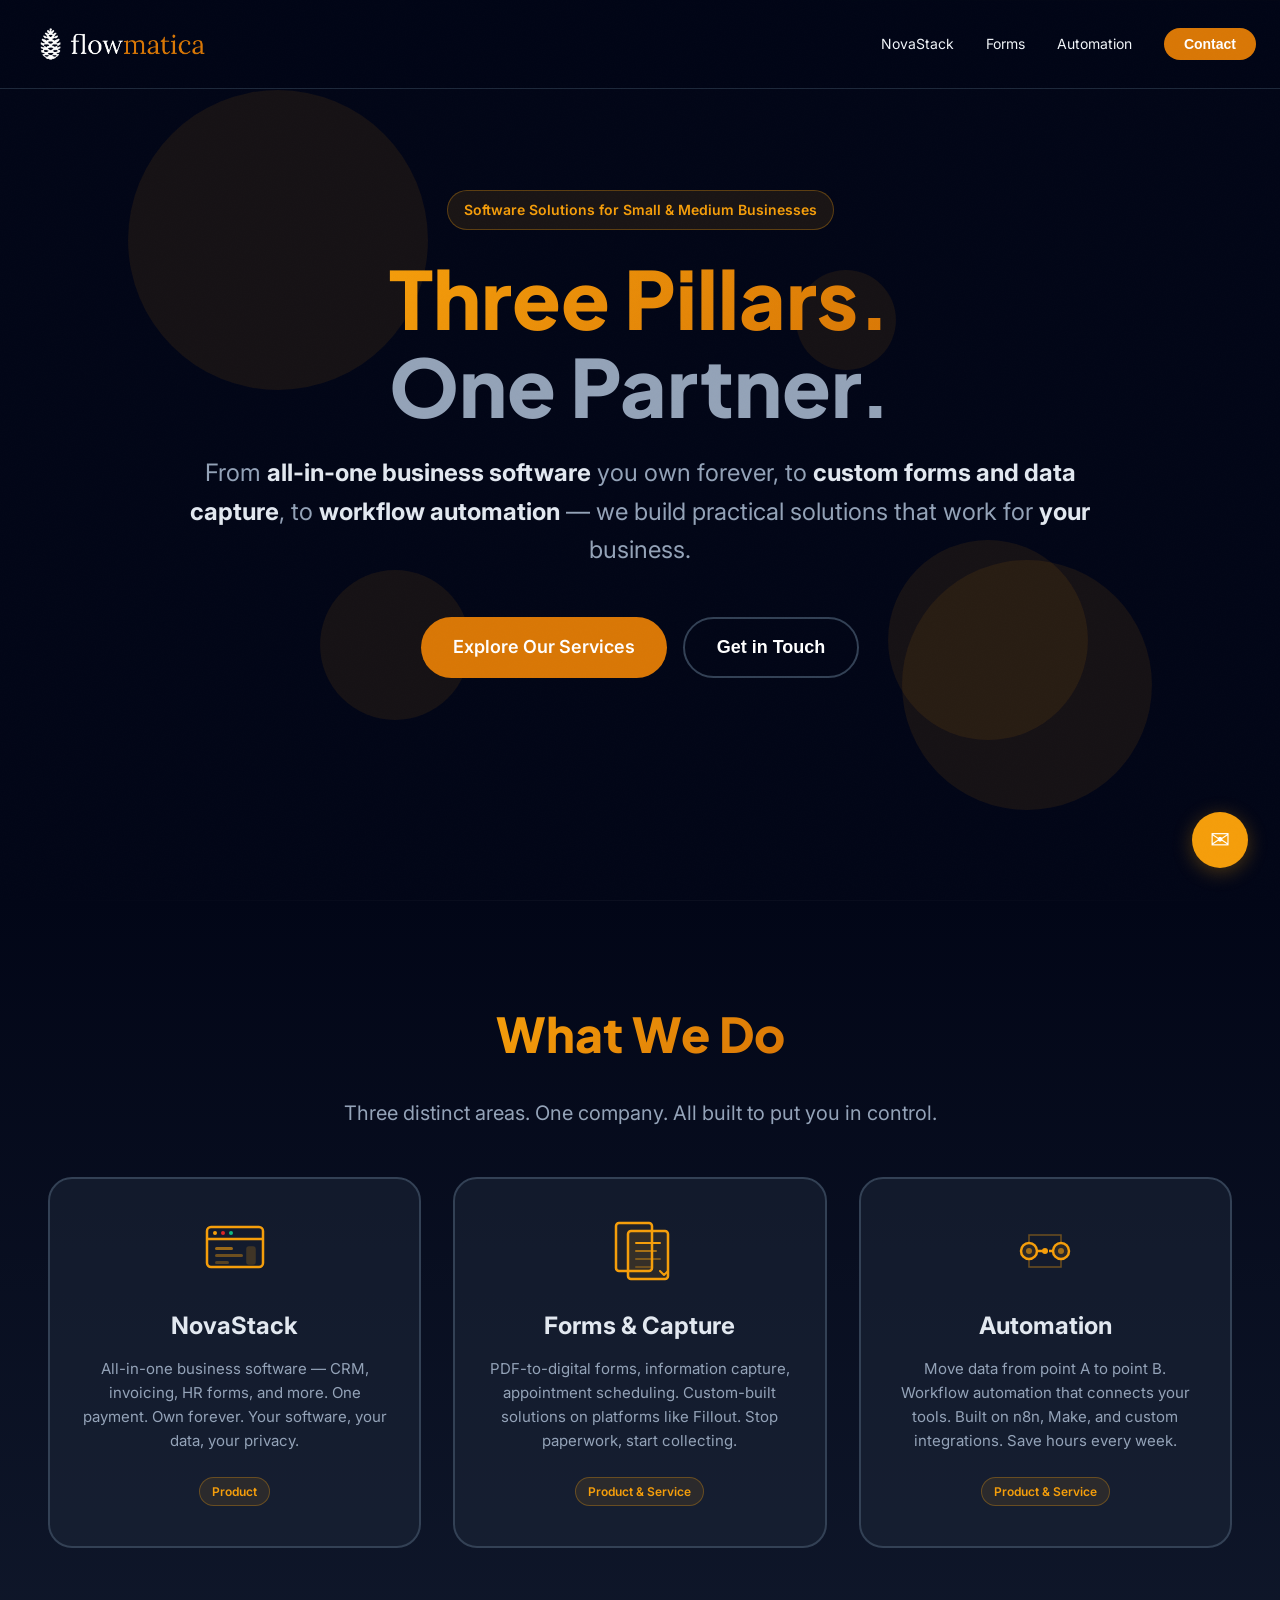
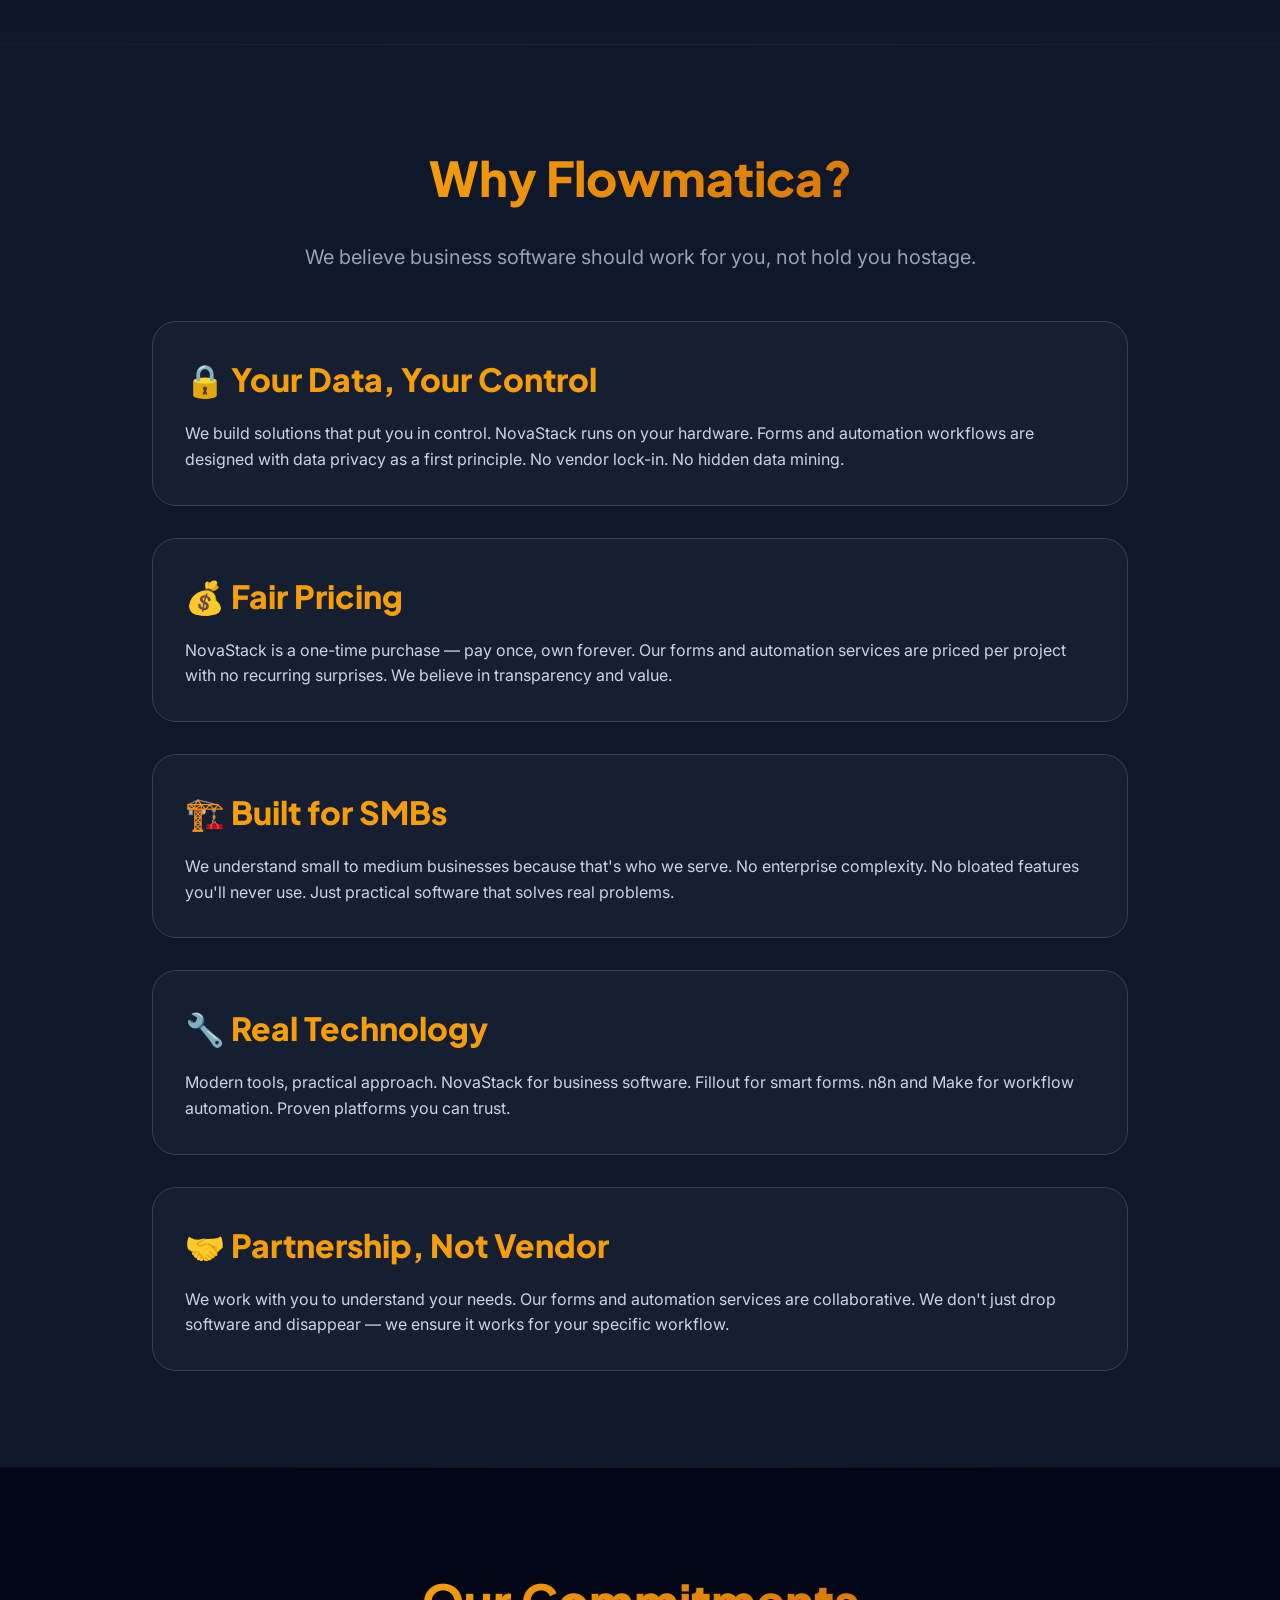
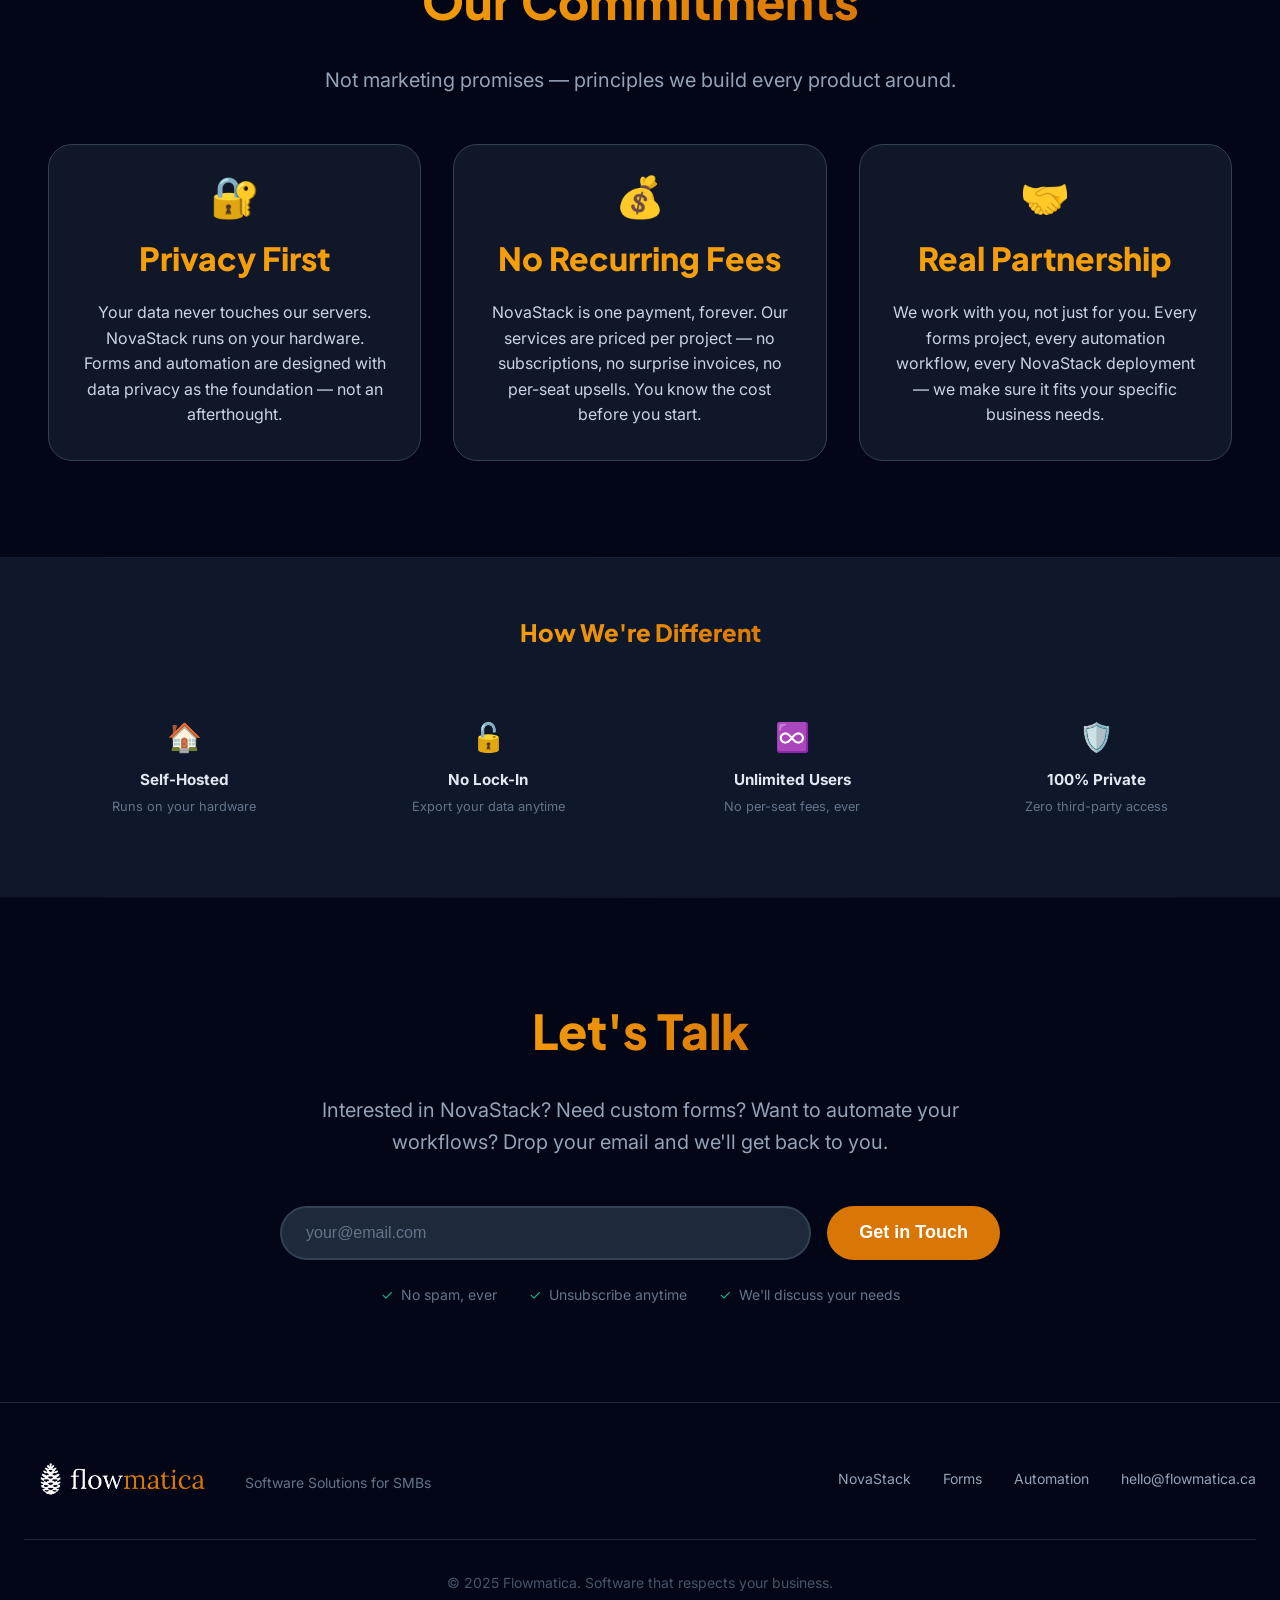
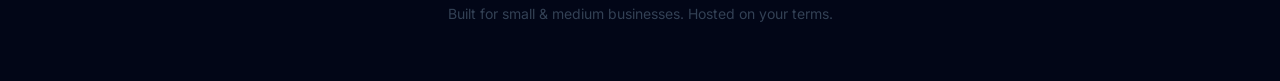
<file: index.html>
<!DOCTYPE html>
<html lang="en">
<head>
  <meta charset="UTF-8">
  <title>Flowmatica — Software Solutions for Small &amp; Medium Businesses</title>
  <meta name="viewport" content="width=device-width, initial-scale=1">
  <meta name="description" content="Flowmatica provides software solutions for small to medium businesses: all-in-one business suite, forms & data capture, and workflow automation.">
  <meta property="og:title" content="Flowmatica — Software Solutions for SMBs">
  <meta property="og:description" content="NovaStack, Forms & Data Capture, and Workflow Automation. Practical software that puts you in control.">
  <meta property="og:type" content="website">
  <meta property="og:url" content="https://flowmatica.ca">
  <meta name="twitter:card" content="summary_large_image">
  <link rel="icon" href="data:image/svg+xml,<svg xmlns='http://www.w3.org/2000/svg' viewBox='0 0 100 100'><rect width='100' height='100' rx='20' fill='%23020617'/><text x='50' y='72' font-size='60' font-weight='900' text-anchor='middle' fill='%23f59e0b'>F</text></svg>">
  <link href="https://fonts.googleapis.com/css2?family=Inter:wght@400;600;700;900&family=Plus+Jakarta+Sans:wght@700;800;900&display=swap" rel="stylesheet">
  <link rel="stylesheet" href="css/styles.css">
</head>
<body>
  <!-- Navigation -->
  <nav id="nav">
    <div class="nav-content">
      <a href="/" class="logo">
        <img src="flowmatica-DARK-transparent.png" alt="Flowmatica">
      </a>
      <div class="nav-links">
        <a href="/novastack/">NovaStack</a>
        <a href="/forms/">Forms</a>
        <a href="/automation/">Automation</a>
        <button class="btn btn-primary btn-shimmer" onclick="scrollToSignup()">Contact</button>
      </div>
      <button class="mobile-toggle" onclick="toggleMobile()">&#9776;</button>
    </div>
    <div class="mobile-menu" id="mobile-menu">
      <a href="/novastack/" onclick="toggleMobile()">NovaStack</a>
      <a href="/forms/" onclick="toggleMobile()">Forms</a>
      <a href="/automation/" onclick="toggleMobile()">Automation</a>
      <button class="btn btn-primary btn-shimmer" style="width: 100%; margin-top: 1rem;" onclick="scrollToSignup(); toggleMobile();">Contact</button>
    </div>
  </nav>

  <!-- Hero -->
  <section class="hero">
    <div class="floating-shapes parallax-shapes">
      <div class="shape shape-1"></div>
      <div class="shape shape-2"></div>
      <div class="shape shape-3"></div>
      <div class="shape shape-4"></div>
      <div class="shape shape-5"></div>
    </div>
    <div class="hero-content">
      <div class="badge reveal">Software Solutions for Small &amp; Medium Businesses</div>
      <h1 class="reveal reveal-delay-1">
        <span class="gradient-text">Three Pillars.</span><br>
        <span style="color: #94a3b8;">One Partner.</span>
      </h1>
      <p class="hero-subtitle reveal reveal-delay-2">
        From <strong>all-in-one business software</strong> you own forever, to <strong>custom forms and data capture</strong>,
        to <strong>workflow automation</strong> — we build practical solutions that work for <strong>your</strong> business.
      </p>
      <div class="hero-cta reveal reveal-delay-3">
        <a href="#pillars" class="btn btn-primary btn-large btn-shimmer">Explore Our Services</a>
        <button class="btn btn-outline btn-large" onclick="scrollToSignup()">Get in Touch</button>
      </div>
    </div>
  </section>

  <!-- Three Pillars -->
  <section id="pillars" class="bg-gradient-1">
    <div class="container">
      <h2><span class="gradient-text reveal">What We Do</span></h2>
      <p class="section-subtitle reveal reveal-delay-1">Three distinct areas. One company. All built to put you in control.</p>

      <div class="card-grid-3">
        <a href="/novastack/" class="pillar-card reveal reveal-delay-1">
          <div class="pillar-icon">
            <svg viewBox="0 0 64 64" fill="none" xmlns="http://www.w3.org/2000/svg">
              <rect x="4" y="8" width="56" height="40" rx="4" stroke="var(--pillar, #f59e0b)" stroke-width="2.5"/>
              <line x1="4" y1="20" x2="60" y2="20" stroke="var(--pillar, #f59e0b)" stroke-width="2.5"/>
              <circle cx="12" cy="14" r="2" fill="#f59e0b"/>
              <circle cx="20" cy="14" r="2" fill="#dc2626"/>
              <circle cx="28" cy="14" r="2" fill="#10b981"/>
              <rect x="12" y="28" width="18" height="3" rx="1.5" fill="var(--pillar, #f59e0b)" opacity="0.6"/>
              <rect x="12" y="35" width="28" height="3" rx="1.5" fill="var(--pillar, #f59e0b)" opacity="0.4"/>
              <rect x="12" y="42" width="14" height="3" rx="1.5" fill="var(--pillar, #f59e0b)" opacity="0.3"/>
              <rect x="44" y="28" width="8" height="17" rx="2" fill="var(--pillar, #f59e0b)" opacity="0.2" stroke="var(--pillar, #f59e0b)" stroke-width="1.5"/>
            </svg>
          </div>
          <div class="pillar-title">NovaStack</div>
          <div class="pillar-desc">All-in-one business software — CRM, invoicing, HR forms, and more. One payment. Own forever. Your software, your data, your privacy.</div>
          <span class="pillar-tag">Product</span>
        </a>

        <a href="/forms/" class="pillar-card reveal reveal-delay-2">
          <div class="pillar-icon">
            <svg viewBox="0 0 64 64" fill="none" xmlns="http://www.w3.org/2000/svg">
              <rect x="8" y="4" width="36" height="48" rx="3" stroke="var(--pillar, #f59e0b)" stroke-width="2.5" fill="rgba(245,158,11,0.05)"/>
              <rect x="20" y="12" width="40" height="48" rx="3" stroke="var(--pillar, #f59e0b)" stroke-width="2.5" fill="var(--pillar-bg, rgba(245,158,11,0.1))"/>
              <line x1="28" y1="24" x2="52" y2="24" stroke="var(--pillar, #f59e0b)" stroke-width="2" stroke-linecap="round"/>
              <line x1="28" y1="32" x2="48" y2="32" stroke="var(--pillar, #f59e0b)" stroke-width="2" stroke-linecap="round" opacity="0.6"/>
              <line x1="28" y1="40" x2="52" y2="40" stroke="var(--pillar, #f59e0b)" stroke-width="2" stroke-linecap="round" opacity="0.4"/>
              <line x1="28" y1="48" x2="44" y2="48" stroke="var(--pillar, #f59e0b)" stroke-width="2" stroke-linecap="round" opacity="0.3"/>
              <path d="M52 52 L56 56 L60 52" stroke="var(--pillar, #f59e0b)" stroke-width="2" stroke-linecap="round" stroke-linejoin="round"/>
            </svg>
          </div>
          <div class="pillar-title">Forms &amp; Capture</div>
          <div class="pillar-desc">PDF-to-digital forms, information capture, appointment scheduling. Custom-built solutions on platforms like Fillout. Stop paperwork, start collecting.</div>
          <span class="pillar-tag">Product &amp; Service</span>
        </a>

        <a href="/automation/" class="pillar-card reveal reveal-delay-3">
          <div class="pillar-icon">
            <svg viewBox="0 0 64 64" fill="none" xmlns="http://www.w3.org/2000/svg">
              <circle cx="16" cy="32" r="8" stroke="var(--pillar, #f59e0b)" stroke-width="2.5" fill="var(--pillar-bg, rgba(245,158,11,0.1))"/>
              <circle cx="48" cy="32" r="8" stroke="var(--pillar, #f59e0b)" stroke-width="2.5" fill="var(--pillar-bg, rgba(245,158,11,0.1))"/>
              <path d="M24 32 L40 32" stroke="var(--pillar, #f59e0b)" stroke-width="2.5" stroke-dasharray="4 2" class="flow-line"/>
              <circle cx="32" cy="32" r="3" fill="var(--pillar, #f59e0b)" class="flow-dot"/>
              <path d="M16 24 L16 16 L48 16 L48 24" stroke="var(--pillar, #f59e0b)" stroke-width="1.5" stroke-linecap="round" opacity="0.4"/>
              <path d="M16 40 L16 48 L48 48 L48 40" stroke="var(--pillar, #f59e0b)" stroke-width="1.5" stroke-linecap="round" opacity="0.4"/>
              <circle cx="16" cy="32" r="3" fill="var(--pillar, #f59e0b)" opacity="0.6"/>
              <circle cx="48" cy="32" r="3" fill="var(--pillar, #f59e0b)" opacity="0.6"/>
            </svg>
          </div>
          <div class="pillar-title">Automation</div>
          <div class="pillar-desc">Move data from point A to point B. Workflow automation that connects your tools. Built on n8n, Make, and custom integrations. Save hours every week.</div>
          <span class="pillar-tag">Product &amp; Service</span>
        </a>
      </div>
    </div>
  </section>

  <!-- Why Flowmatica -->
  <section id="why" class="bg-dark">
    <div class="container-md">
      <h2><span class="gradient-text reveal">Why Flowmatica?</span></h2>
      <p class="section-subtitle reveal reveal-delay-1">We believe business software should work for you, not hold you hostage.</p>

      <div style="display: grid; gap: 2rem;">
        <div class="card card-glow reveal reveal-delay-1">
          <h3 style="color: var(--pillar, #fbbf24);">&#x1f512; Your Data, Your Control</h3>
          <p style="color: #cbd5e1;">We build solutions that put you in control. NovaStack runs on your hardware. Forms and automation workflows are designed with data privacy as a first principle. No vendor lock-in. No hidden data mining.</p>
        </div>
        <div class="card card-glow reveal reveal-delay-2">
          <h3 style="color: var(--pillar, #fbbf24);">&#x1f4b0; Fair Pricing</h3>
          <p style="color: #cbd5e1;">NovaStack is a one-time purchase — pay once, own forever. Our forms and automation services are priced per project with no recurring surprises. We believe in transparency and value.</p>
        </div>
        <div class="card card-glow reveal reveal-delay-3">
          <h3 style="color: var(--pillar, #fbbf24);">&#x1f3d7;&#xfe0f; Built for SMBs</h3>
          <p style="color: #cbd5e1;">We understand small to medium businesses because that's who we serve. No enterprise complexity. No bloated features you'll never use. Just practical software that solves real problems.</p>
        </div>
        <div class="card card-glow reveal reveal-delay-4">
          <h3 style="color: var(--pillar, #fbbf24);">&#x1f527; Real Technology</h3>
          <p style="color: #cbd5e1;">Modern tools, practical approach. NovaStack for business software. Fillout for smart forms. n8n and Make for workflow automation. Proven platforms you can trust.</p>
        </div>
        <div class="card card-glow reveal reveal-delay-5">
          <h3 style="color: var(--pillar, #fbbf24);">&#x1f91d; Partnership, Not Vendor</h3>
          <p style="color: #cbd5e1;">We work with you to understand your needs. Our forms and automation services are collaborative. We don't just drop software and disappear — we ensure it works for your specific workflow.</p>
        </div>
      </div>
    </div>
  </section>

  <!-- Our Commitments -->
  <section class="bg-darker">
    <div class="container">
      <h2><span class="gradient-text reveal">Our Commitments</span></h2>
      <p class="section-subtitle reveal reveal-delay-1">Not marketing promises — principles we build every product around.</p>

      <div class="card-grid-3">
        <div class="card card-glow reveal reveal-delay-1" style="text-align: center;">
          <div style="font-size: 2.5rem; margin-bottom: 1rem; line-height: 1;">🔐</div>
          <h3 style="color: var(--pillar, #fbbf24);">Privacy First</h3>
          <p style="color: #cbd5e1;">Your data never touches our servers. NovaStack runs on your hardware. Forms and automation are designed with data privacy as the foundation — not an afterthought.</p>
        </div>
        <div class="card card-glow reveal reveal-delay-2" style="text-align: center;">
          <div style="font-size: 2.5rem; margin-bottom: 1rem; line-height: 1;">💰</div>
          <h3 style="color: var(--pillar, #fbbf24);">No Recurring Fees</h3>
          <p style="color: #cbd5e1;">NovaStack is one payment, forever. Our services are priced per project — no subscriptions, no surprise invoices, no per-seat upsells. You know the cost before you start.</p>
        </div>
        <div class="card card-glow reveal reveal-delay-3" style="text-align: center;">
          <div style="font-size: 2.5rem; margin-bottom: 1rem; line-height: 1;">🤝</div>
          <h3 style="color: var(--pillar, #fbbf24);">Real Partnership</h3>
          <p style="color: #cbd5e1;">We work with you, not just for you. Every forms project, every automation workflow, every NovaStack deployment — we make sure it fits your specific business needs.</p>
        </div>
      </div>
    </div>
  </section>

  <!-- How We're Different -->
  <section class="bg-dark" style="padding: 3.5rem 1.5rem;">
    <div class="container">
      <h2 style="font-size: 1.5rem; margin-bottom: 2.5rem;"><span class="gradient-text reveal">How We're Different</span></h2>
      <div class="trust-grid reveal reveal-delay-1">
        <div class="trust-item">
          <div style="font-size: 1.75rem; margin-bottom: 0.5rem;">🏠</div>
          <div class="trust-label" style="font-size: 0.95rem; font-weight: 700; color: #e2e8f0;">Self-Hosted</div>
          <div style="color: #64748b; font-size: 0.8rem; margin-top: 0.25rem;">Runs on your hardware</div>
        </div>
        <div class="trust-item">
          <div style="font-size: 1.75rem; margin-bottom: 0.5rem;">🔓</div>
          <div class="trust-label" style="font-size: 0.95rem; font-weight: 700; color: #e2e8f0;">No Lock-In</div>
          <div style="color: #64748b; font-size: 0.8rem; margin-top: 0.25rem;">Export your data anytime</div>
        </div>
        <div class="trust-item">
          <div style="font-size: 1.75rem; margin-bottom: 0.5rem;">♾️</div>
          <div class="trust-label" style="font-size: 0.95rem; font-weight: 700; color: #e2e8f0;">Unlimited Users</div>
          <div style="color: #64748b; font-size: 0.8rem; margin-top: 0.25rem;">No per-seat fees, ever</div>
        </div>
        <div class="trust-item">
          <div style="font-size: 1.75rem; margin-bottom: 0.5rem;">🛡️</div>
          <div class="trust-label" style="font-size: 0.95rem; font-weight: 700; color: #e2e8f0;">100% Private</div>
          <div style="color: #64748b; font-size: 0.8rem; margin-top: 0.25rem;">Zero third-party access</div>
        </div>
      </div>
    </div>
  </section>

  <!-- Floating CTA -->
  <a href="mailto:hello@flowmatica.ca" class="floating-cta" aria-label="Email us">&#9993;</a>

  <!-- Email Signup -->
  <section id="signup" class="bg-darker">
    <div class="container-sm">
      <h2><span class="gradient-text reveal">Let's Talk</span></h2>
      <p class="section-subtitle reveal reveal-delay-1">Interested in NovaStack? Need custom forms? Want to automate your workflows? Drop your email and we'll get back to you.</p>

      <form class="signup-form reveal reveal-delay-2" onsubmit="handleSignup(event)">
        <input type="email" class="email-input" placeholder="your@email.com" required>
        <button type="submit" class="btn btn-primary btn-large btn-shimmer">Get in Touch</button>
      </form>

      <div class="signup-benefits reveal reveal-delay-3">
        <div class="benefit-item"><span style="color: #10b981;">&#x2713;</span> No spam, ever</div>
        <div class="benefit-item"><span style="color: #10b981;">&#x2713;</span> Unsubscribe anytime</div>
        <div class="benefit-item"><span style="color: #10b981;">&#x2713;</span> We'll discuss your needs</div>
      </div>

      <div class="success-message" id="success-message">
        <p style="color: #10b981; font-weight: 700; margin-bottom: 0.5rem;">&#x1f389; Message sent!</p>
        <p style="color: #cbd5e1;">Thanks for reaching out. We'll get back to you within 1-2 business days.</p>
      </div>
    </div>
  </section>

  <!-- Footer -->
  <footer>
    <div class="footer-content">
      <div style="display: flex; align-items: center; gap: 1.5rem; flex-wrap: nowrap;">
        <a href="/" class="logo">
          <img src="flowmatica-DARK-transparent.png" alt="Flowmatica">
        </a>
        <span style="color: #64748b; font-size: 0.875rem; transform: translateY(4px);">Software Solutions for SMBs</span>
      </div>
      <div class="footer-links">
        <a href="/novastack/">NovaStack</a>
        <a href="/forms/">Forms</a>
        <a href="/automation/">Automation</a>
        <a href="mailto:hello@flowmatica.ca">hello@flowmatica.ca</a>
      </div>
    </div>
    <div class="footer-bottom">
      <p>&copy; 2025 Flowmatica. Software that respects your business.</p>
      <p style="color: #334155;">Built for small &amp; medium businesses. Hosted on your terms.</p>
    </div>
  </footer>

  <script src="js/main.js"></script>
</body>
</html>
</file>
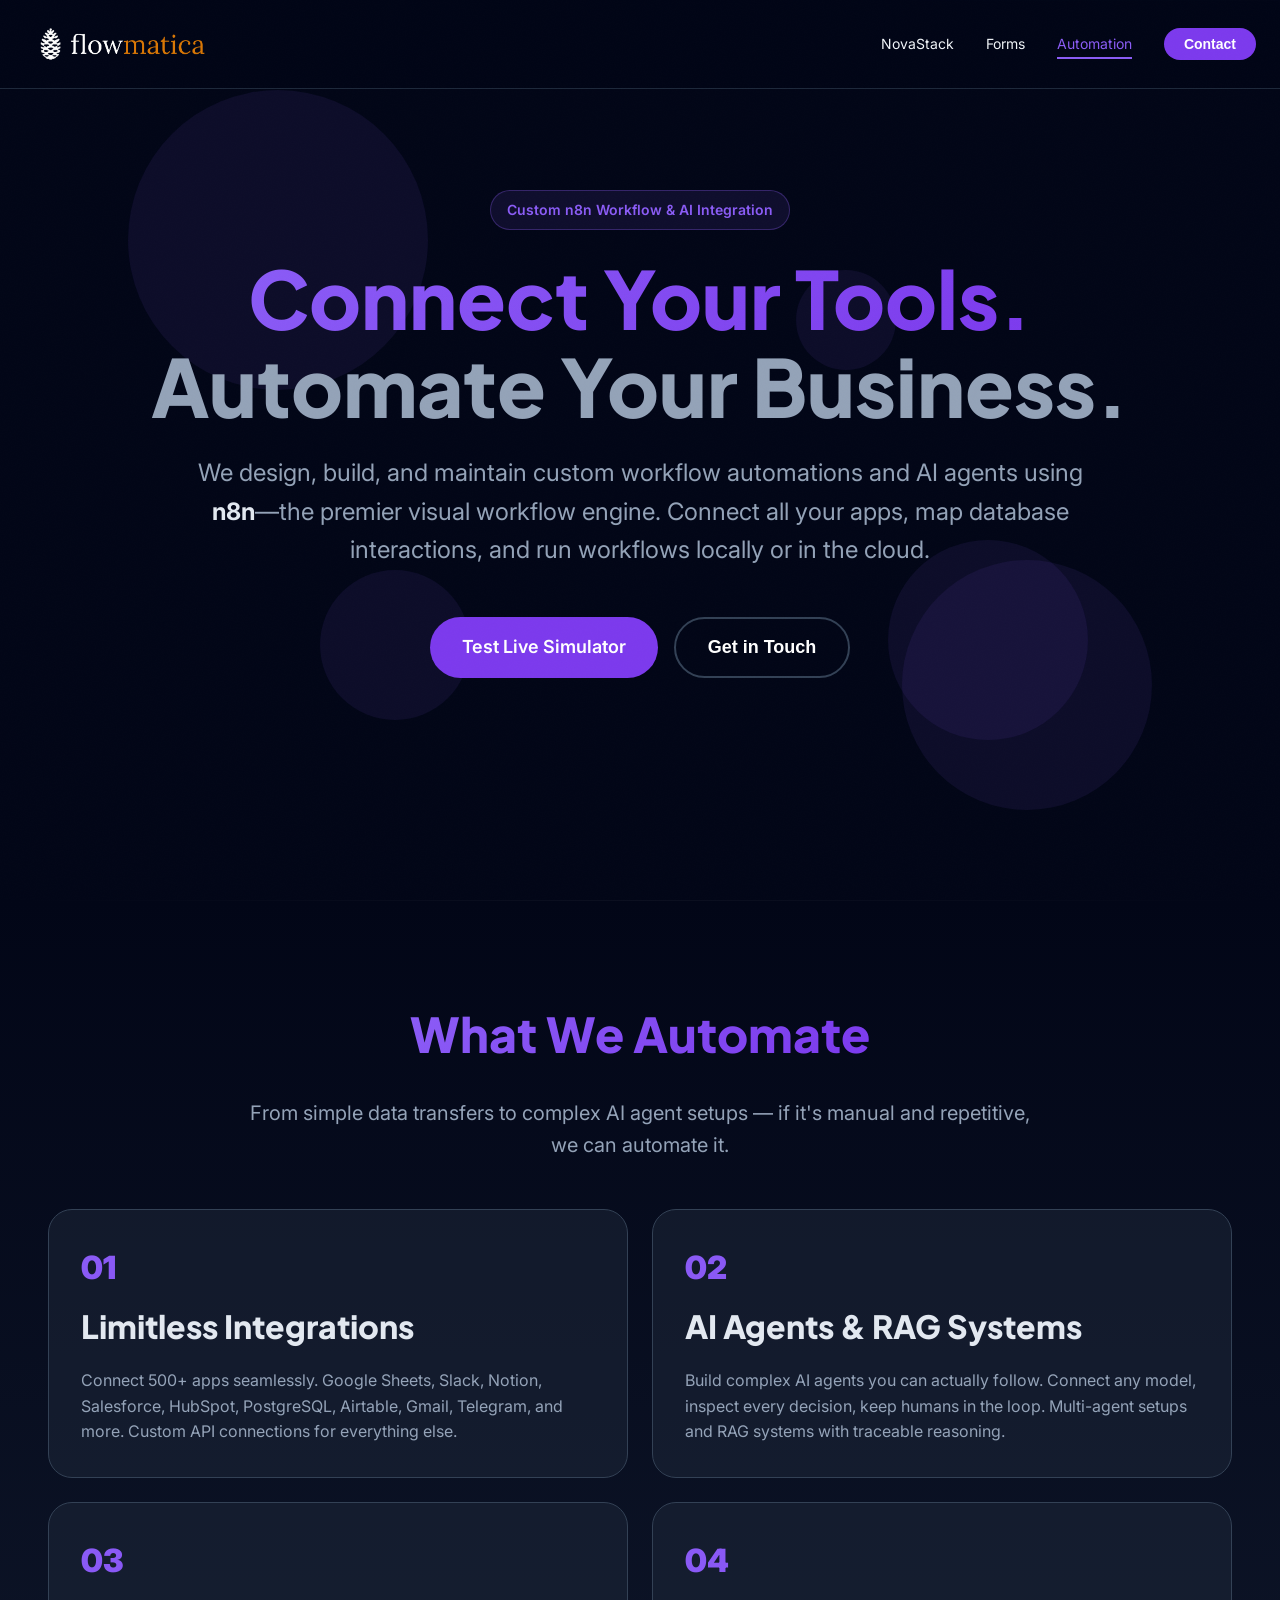
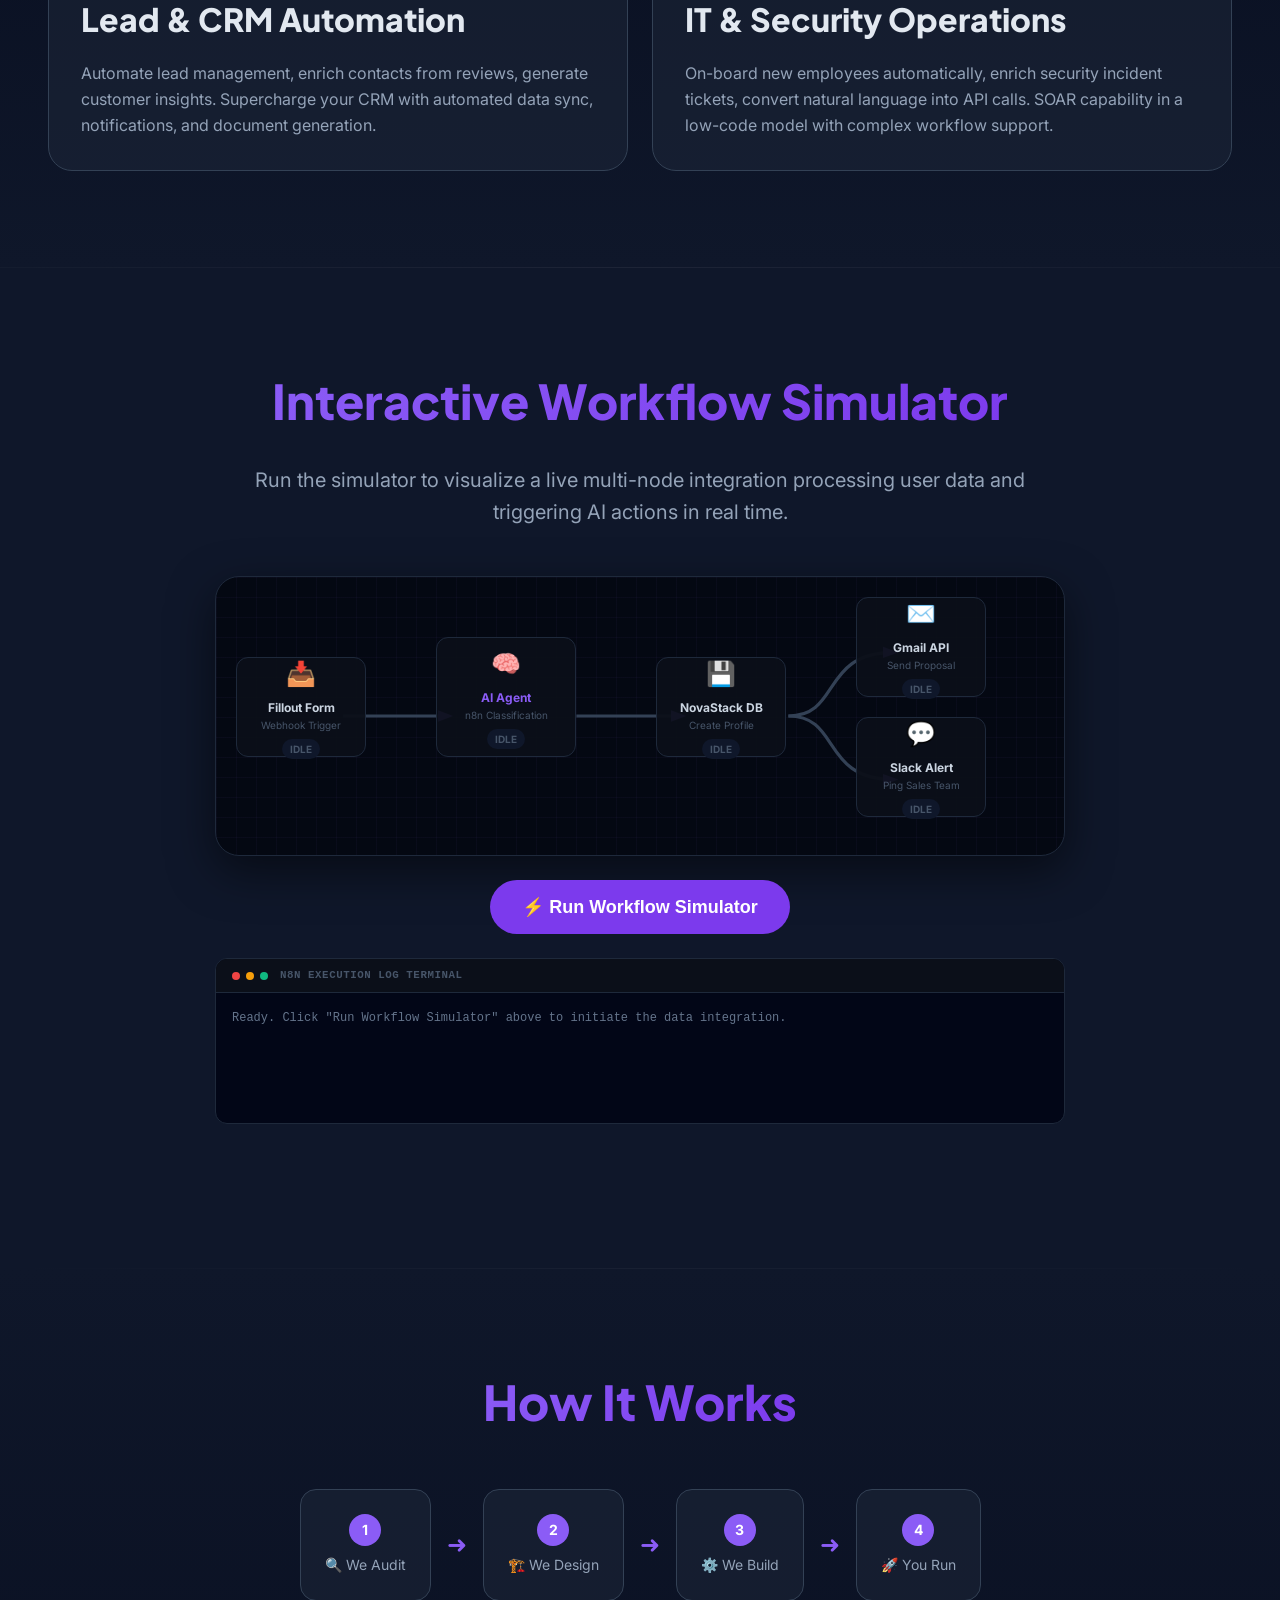
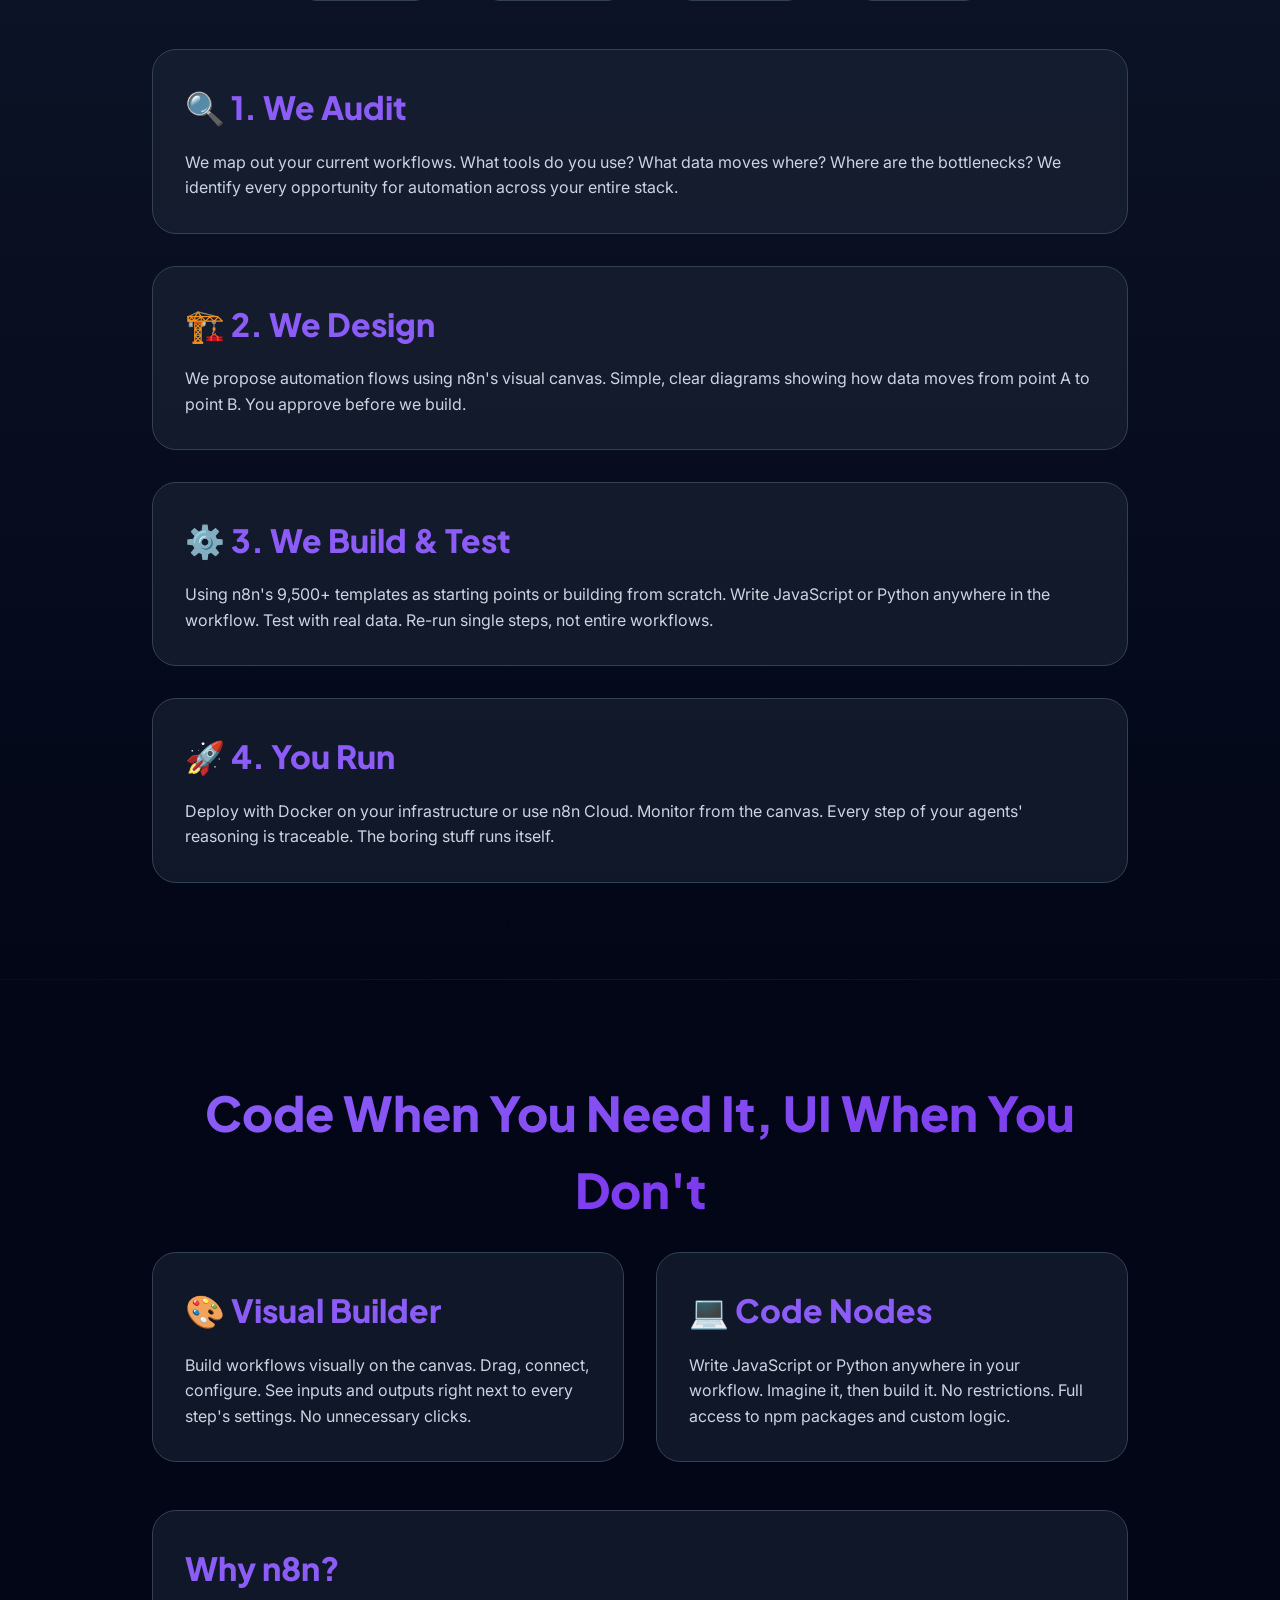
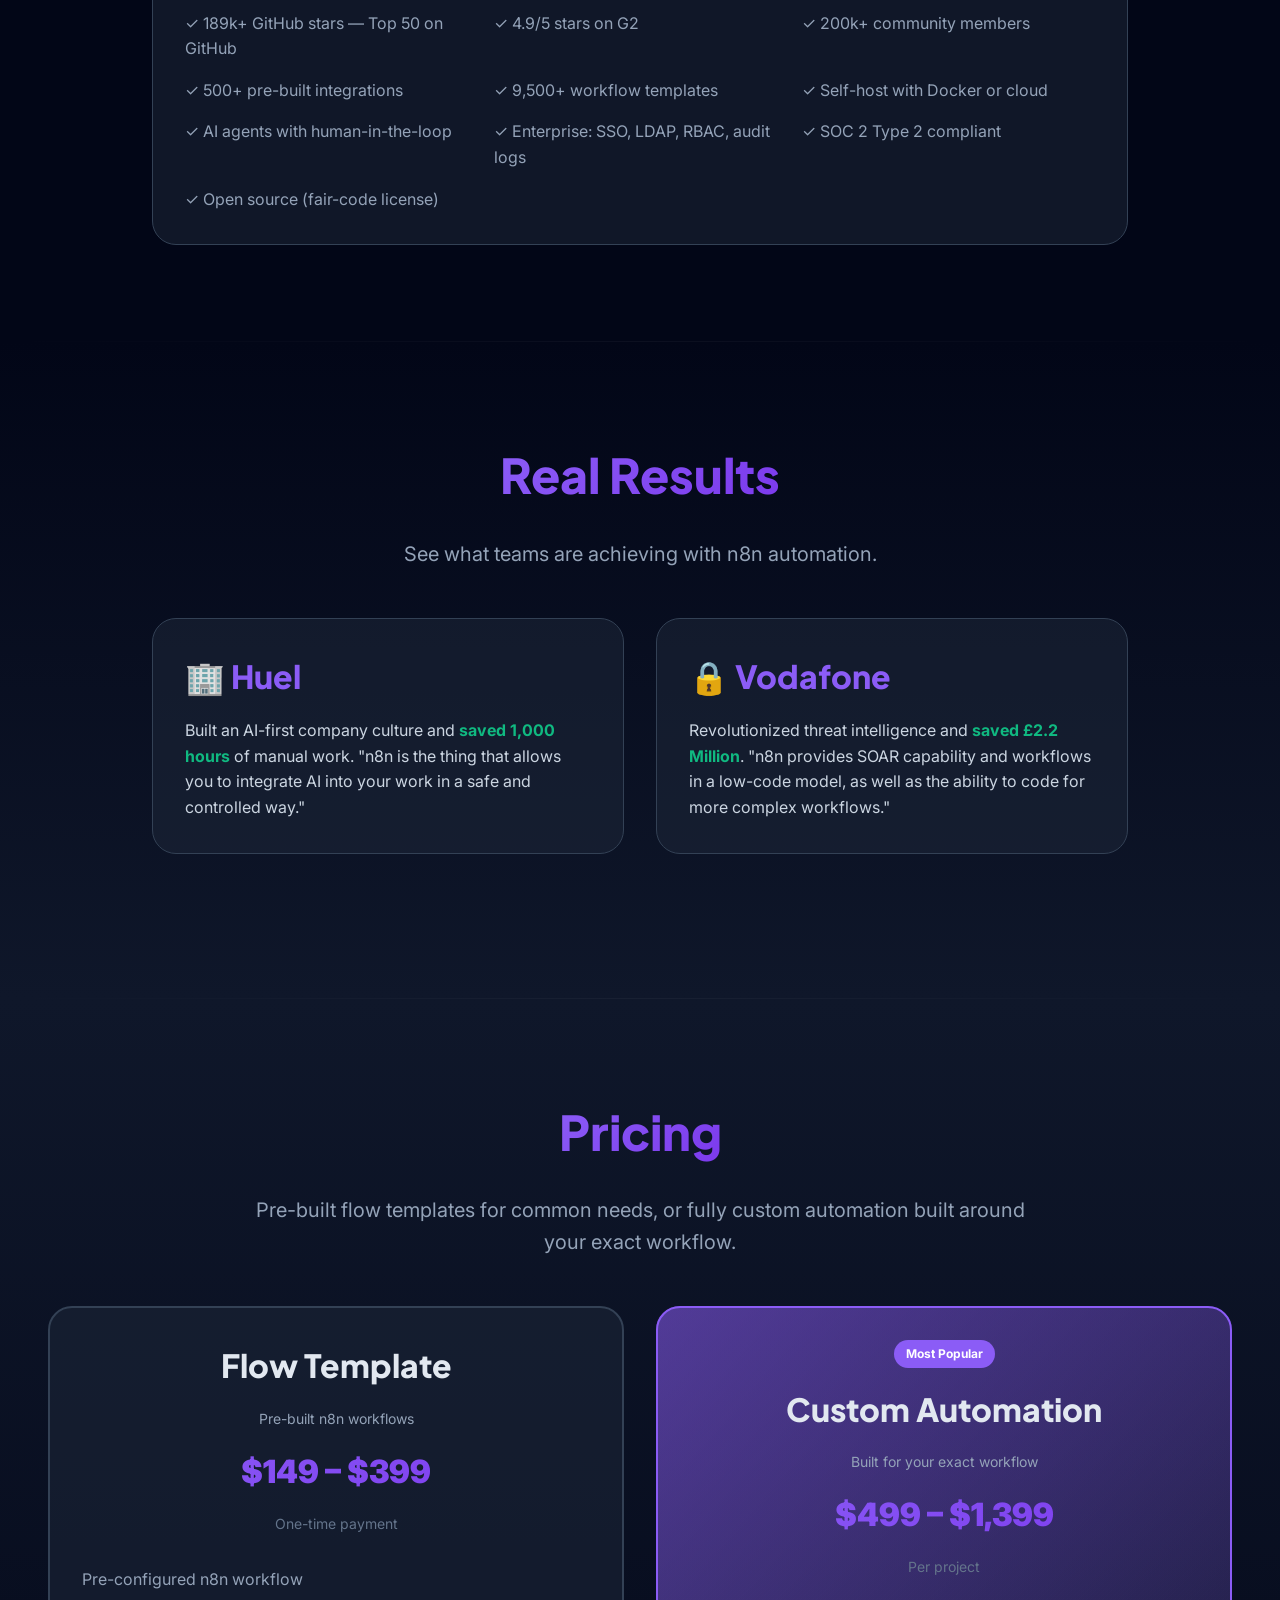
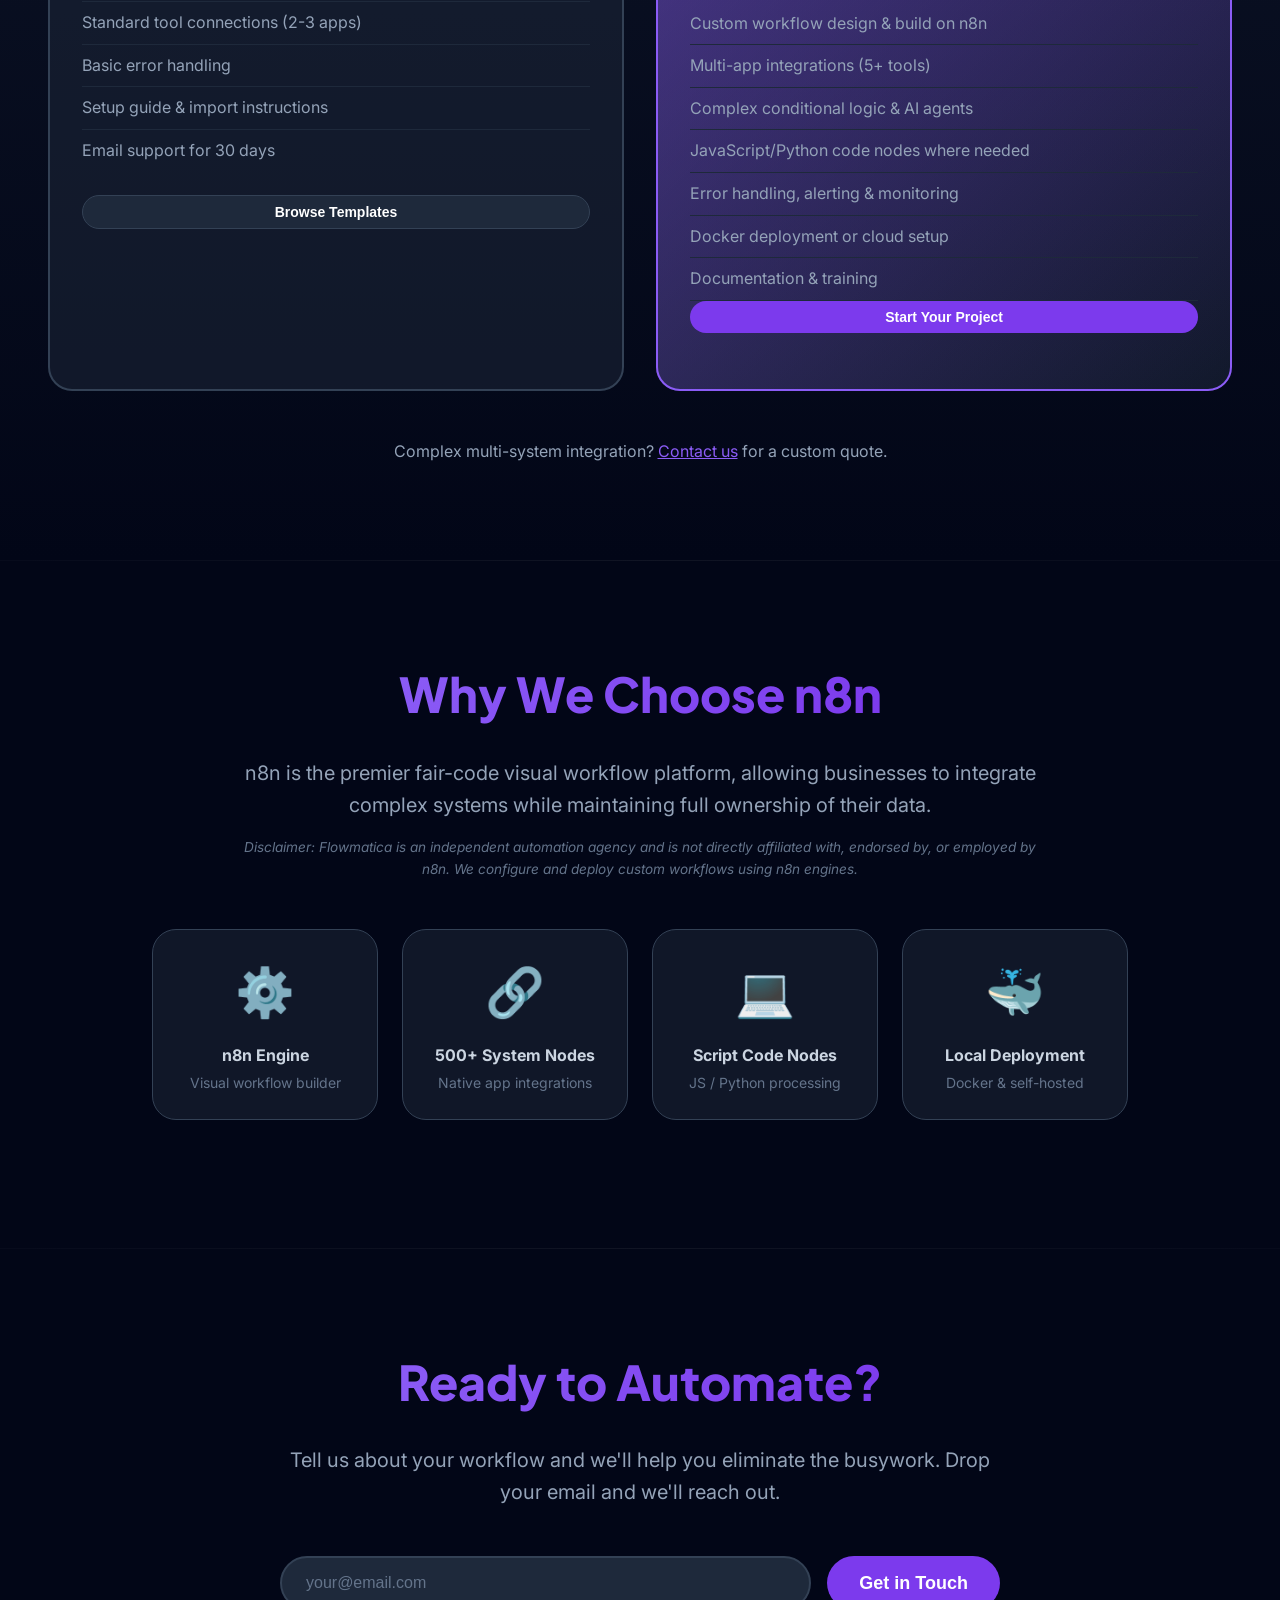
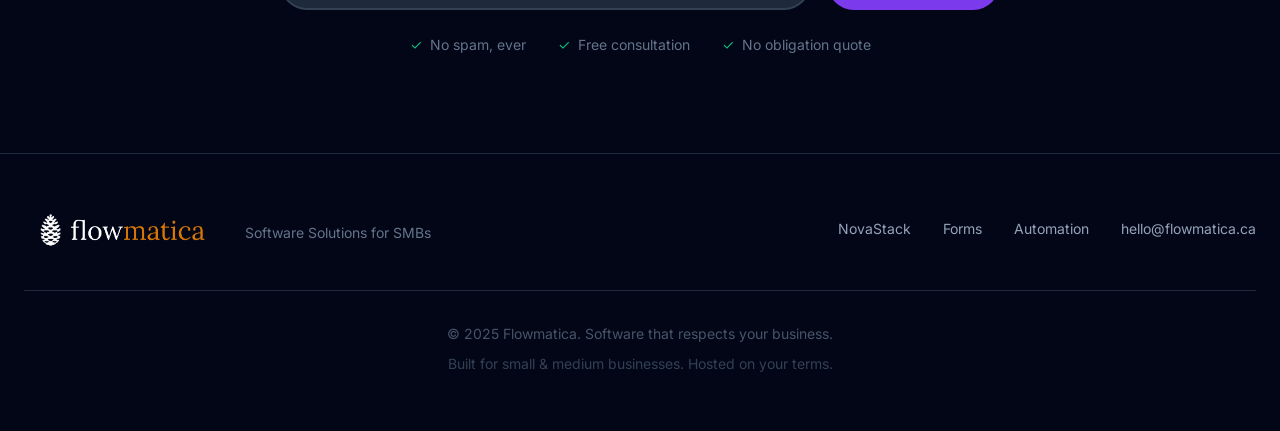
<file: automation/index.html>
<!DOCTYPE html>
<html lang="en" class="pillar-purple">
<head>
  <meta charset="UTF-8">
  <title>Workflow Automation — Flowmatica</title>
  <meta name="viewport" content="width=device-width, initial-scale=1">
  <meta name="description" content="Custom n8n workflow integrations and AI agents. We map, design, build, and deploy self-hosted or cloud automations to connect your business tools.">
  <meta property="og:title" content="Automation — Flowmatica">
  <meta property="og:description" content="Workflow automation built on n8n. Connect your tools, eliminate manual tasks, and save hours every week.">
  <meta property="og:type" content="website">
  <meta property="og:url" content="https://flowmatica.ca/automation/">
  <meta name="twitter:card" content="summary_large_image">
  <link rel="icon" href="data:image/svg+xml,<svg xmlns='http://www.w3.org/2000/svg' viewBox='0 0 100 100'><rect width='100' height='100' rx='20' fill='%23020617'/><text x='50' y='72' font-size='60' font-weight='900' text-anchor='middle' fill='%238b5cf6'>A</text></svg>">
  <link href="https://fonts.googleapis.com/css2?family=Inter:wght@400;600;700;900&family=Plus+Jakarta+Sans:wght@700;800;900&display=swap" rel="stylesheet">
  <link rel="stylesheet" href="../css/styles.css">
</head>
<body>
  <nav id="nav">
    <div class="nav-content">
      <a href="/" class="logo">
        <img src="/flowmatica-DARK-transparent.png" alt="Flowmatica">
      </a>
      <div class="nav-links">
        <a href="/novastack/">NovaStack</a>
        <a href="/forms/">Forms</a>
        <a href="/automation/" class="active">Automation</a>
        <button class="btn btn-primary btn-shimmer" onclick="scrollToSignup()">Contact</button>
      </div>
      <button class="mobile-toggle" onclick="toggleMobile()">&#9776;</button>
    </div>
    <div class="mobile-menu" id="mobile-menu">
      <a href="/novastack/" onclick="toggleMobile()">NovaStack</a>
      <a href="/forms/" onclick="toggleMobile()">Forms</a>
      <a href="/automation/" class="active" onclick="toggleMobile()">Automation</a>
      <button class="btn btn-primary btn-shimmer" style="width: 100%; margin-top: 1rem;" onclick="scrollToSignup(); toggleMobile();">Contact</button>
    </div>
  </nav>

  <section class="hero">
    <div class="floating-shapes parallax-shapes">
      <div class="shape shape-1"></div>
      <div class="shape shape-2"></div>
      <div class="shape shape-3"></div>
      <div class="shape shape-4"></div>
      <div class="shape shape-5"></div>
    </div>
    <div class="hero-content">
      <div class="badge reveal">Custom n8n Workflow &amp; AI Integration</div>
      <h1 class="reveal reveal-delay-1">
        <span class="gradient-text">Connect Your Tools.</span><br>
        <span style="color: #94a3b8;">Automate Your Business.</span>
      </h1>
      <p class="hero-subtitle reveal reveal-delay-2">
        We design, build, and maintain custom workflow automations and AI agents using <strong>n8n</strong>—the premier visual workflow engine. Connect all your apps, map database interactions, and run workflows locally or in the cloud.
      </p>
      <div class="hero-cta reveal reveal-delay-3">
        <a href="#simulator" class="btn btn-primary btn-large btn-shimmer">Test Live Simulator</a>
        <button class="btn btn-outline btn-large" onclick="scrollToSignup()">Get in Touch</button>
      </div>
    </div>
  </section>

  <section id="what" class="bg-gradient-1">
    <div class="container">
      <h2><span class="gradient-text reveal">What We Automate</span></h2>
      <p class="section-subtitle reveal reveal-delay-1">From simple data transfers to complex AI agent setups — if it's manual and repetitive, we can automate it.</p>

      <div class="use-case-grid">
        <div class="use-case-card reveal reveal-delay-1">
          <div class="use-case-num">01</div>
          <h3 style="color: #e2e8f0;">Limitless Integrations</h3>
          <p style="color: #94a3b8;">Connect 500+ apps seamlessly. Google Sheets, Slack, Notion, Salesforce, HubSpot, PostgreSQL, Airtable, Gmail, Telegram, and more. Custom API connections for everything else.</p>
        </div>
        <div class="use-case-card reveal reveal-delay-2">
          <div class="use-case-num">02</div>
          <h3 style="color: #e2e8f0;">AI Agents &amp; RAG Systems</h3>
          <p style="color: #94a3b8;">Build complex AI agents you can actually follow. Connect any model, inspect every decision, keep humans in the loop. Multi-agent setups and RAG systems with traceable reasoning.</p>
        </div>
        <div class="use-case-card reveal reveal-delay-3">
          <div class="use-case-num">03</div>
          <h3 style="color: #e2e8f0;">Lead &amp; CRM Automation</h3>
          <p style="color: #94a3b8;">Automate lead management, enrich contacts from reviews, generate customer insights. Supercharge your CRM with automated data sync, notifications, and document generation.</p>
        </div>
        <div class="use-case-card reveal reveal-delay-4">
          <div class="use-case-num">04</div>
          <h3 style="color: #e2e8f0;">IT &amp; Security Operations</h3>
          <p style="color: #94a3b8;">On-board new employees automatically, enrich security incident tickets, convert natural language into API calls. SOAR capability in a low-code model with complex workflow support.</p>
        </div>
      </div>
    </div>
  </section>

  <section id="simulator" class="bg-dark">
    <div class="container">
      <h2><span class="gradient-text reveal">Interactive Workflow Simulator</span></h2>
      <p class="section-subtitle reveal reveal-delay-1">Run the simulator to visualize a live multi-node integration processing user data and triggering AI actions in real time.</p>

      <!-- Interactive n8n Simulator Section -->
      <div class="simulator-wrapper reveal reveal-delay-2">
        <div class="simulator-canvas">
          <div class="simulator-grid-bg"></div>
          
          <!-- SVG Connections -->
          <svg class="simulator-svg" viewBox="0 0 800 240">
            <!-- Defining arrows -->
            <defs>
              <marker id="arrow" viewBox="0 0 10 10" refX="6" refY="5" markerWidth="6" markerHeight="6" orient="auto-start-reverse">
                <path d="M 0 2 L 8 5 L 0 8 z" fill="#8b5cf6" />
              </marker>
            </defs>
            <!-- Paths -->
            <path id="path-1" d="M 120 120 L 220 120" stroke="#334155" stroke-width="3" fill="none" marker-end="url(#arrow)" />
            <path id="path-2" d="M 340 120 L 440 120" stroke="#334155" stroke-width="3" fill="none" marker-end="url(#arrow)" />
            
            <!-- Split Paths from DB -->
            <path id="path-3" d="M 540 120 C 590 120, 570 60, 640 60" stroke="#334155" stroke-width="3" fill="none" marker-end="url(#arrow)" />
            <path id="path-4" d="M 540 120 C 590 120, 570 180, 640 180" stroke="#334155" stroke-width="3" fill="none" marker-end="url(#arrow)" />

            <!-- Beams that will animate -->
            <path class="beam-path" id="beam-1" d="M 120 120 L 220 120" stroke="var(--pillar, #8b5cf6)" stroke-width="3" fill="none" stroke-dasharray="10 100" stroke-dashoffset="0" style="display: none;" />
            <path class="beam-path" id="beam-2" d="M 340 120 L 440 120" stroke="var(--pillar, #8b5cf6)" stroke-width="3" fill="none" stroke-dasharray="10 100" stroke-dashoffset="0" style="display: none;" />
            <path class="beam-path" id="beam-3" d="M 540 120 C 590 120, 570 60, 640 60" stroke="var(--pillar, #8b5cf6)" stroke-width="3" fill="none" stroke-dasharray="10 100" stroke-dashoffset="0" style="display: none;" />
            <path class="beam-path" id="beam-4" d="M 540 120 C 590 120, 570 180, 640 180" stroke="var(--pillar, #8b5cf6)" stroke-width="3" fill="none" stroke-dasharray="10 100" stroke-dashoffset="0" style="display: none;" />
          </svg>

          <!-- Nodes -->
          <!-- Node 1: Trigger -->
          <div class="sim-node" style="left: 20px; top: 80px;" id="node-trigger">
            <div class="sim-node-icon">📥</div>
            <div class="sim-node-name">Fillout Form</div>
            <div class="sim-node-desc">Webhook Trigger</div>
            <div class="sim-node-status sim-status-idle">Idle</div>
          </div>

          <!-- Node 2: AI Agent Router -->
          <div class="sim-node" style="left: 220px; top: 60px; width: 140px; height: 120px;" id="node-ai">
            <div class="sim-node-icon">🧠</div>
            <div class="sim-node-name" style="color: var(--pillar, #8b5cf6); font-weight: 700;">AI Agent</div>
            <div class="sim-node-desc">n8n Classification</div>
            <div class="sim-node-status sim-status-idle">Idle</div>
          </div>

          <!-- Node 3: Database (NovaStack) -->
          <div class="sim-node" style="left: 440px; top: 80px;" id="node-db">
            <div class="sim-node-icon">💾</div>
            <div class="sim-node-name">NovaStack DB</div>
            <div class="sim-node-desc">Create Profile</div>
            <div class="sim-node-status sim-status-idle">Idle</div>
          </div>

          <!-- Node 4: Email Output -->
          <div class="sim-node" style="left: 640px; top: 20px;" id="node-email">
            <div class="sim-node-icon">✉️</div>
            <div class="sim-node-name">Gmail API</div>
            <div class="sim-node-desc">Send Proposal</div>
            <div class="sim-node-status sim-status-idle">Idle</div>
          </div>

          <!-- Node 5: Slack Notification -->
          <div class="sim-node" style="left: 640px; top: 140px;" id="node-slack">
            <div class="sim-node-icon">💬</div>
            <div class="sim-node-name">Slack Alert</div>
            <div class="sim-node-desc">Ping Sales Team</div>
            <div class="sim-node-status sim-status-idle">Idle</div>
          </div>
        </div>

        <div class="simulator-controls">
          <button class="btn btn-primary btn-large btn-shimmer" id="btn-run-sim" onclick="runWorkflowSimulation()">
            ⚡ Run Workflow Simulator
          </button>
        </div>

        <!-- CLI Console Log Output -->
        <div class="sim-console">
          <div class="console-header">
            <div class="console-dots"><span class="dot-red"></span><span class="dot-yellow"></span><span class="dot-green"></span></div>
            <span class="console-title">n8n execution log terminal</span>
          </div>
          <div class="console-body" id="sim-log-terminal">
            <div style="color: #64748b;">Ready. Click "Run Workflow Simulator" above to initiate the data integration.</div>
          </div>
        </div>
      </div>
    </div>
  </section>

  <script>
    function runWorkflowSimulation() {
      const btn = document.getElementById('btn-run-sim');
      const terminal = document.getElementById('sim-log-terminal');
      
      const nTrigger = document.getElementById('node-trigger');
      const nAi = document.getElementById('node-ai');
      const nDb = document.getElementById('node-db');
      const nEmail = document.getElementById('node-email');
      const nSlack = document.getElementById('node-slack');
      
      const sTrigger = nTrigger.querySelector('.sim-node-status');
      const sAi = nAi.querySelector('.sim-node-status');
      const sDb = nDb.querySelector('.sim-node-status');
      const sEmail = nEmail.querySelector('.sim-node-status');
      const sSlack = nSlack.querySelector('.sim-node-status');

      const b1 = document.getElementById('beam-1');
      const b2 = document.getElementById('beam-2');
      const b3 = document.getElementById('beam-3');
      const b4 = document.getElementById('beam-4');

      btn.disabled = true;
      btn.textContent = '⚡ Simulation Running...';
      terminal.innerHTML = '<div style="color: #64748b;">Initializing workflow nodes...</div>';
      
      const statuses = [sTrigger, sAi, sDb, sEmail, sSlack];
      statuses.forEach(s => {
        s.className = 'sim-node-status sim-status-idle';
        s.textContent = 'Idle';
      });
      
      [b1, b2, b3, b4].forEach(b => b.style.display = 'none');

      function log(message, color = '#a78bfa') {
        const time = new Date().toLocaleTimeString();
        const div = document.createElement('div');
        div.className = 'console-line';
        div.style.color = color;
        div.innerHTML = `<span style="color: #64748b;">[${time}]</span> ${message}`;
        terminal.appendChild(div);
        terminal.scrollTop = terminal.scrollHeight;
      }

      setTimeout(() => {
        sTrigger.className = 'sim-node-status sim-status-running';
        sTrigger.textContent = 'Triggered';
        log('📥 Webhook trigger received: Fillout form submission registered.', '#fbbf24');
        
        setTimeout(() => {
          sTrigger.className = 'sim-node-status sim-status-success';
          sTrigger.textContent = 'Success';
          b1.style.display = 'block';
          log('✓ Webhook validated. Payload forwarded to AI classification node.', '#10b981');
          
          setTimeout(() => {
            sAi.className = 'sim-node-status sim-status-running';
            sAi.textContent = 'Processing';
            log('🧠 AI Router: Parsing client request with GPT-4o model...', '#fbbf24');
            
            setTimeout(() => {
              sAi.className = 'sim-node-status sim-status-success';
              sAi.textContent = 'Success';
              b2.style.display = 'block';
              log('✓ AI Router: Classified as "Enterprise Integration". Budget constraint checked: OK.', '#10b981');
              
              setTimeout(() => {
                sDb.className = 'sim-node-status sim-status-running';
                sDb.textContent = 'Writing';
                log('💾 PocketBase: Creating client account profile and logging intake request...', '#fbbf24');
                
                setTimeout(() => {
                  sDb.className = 'sim-node-status sim-status-success';
                  sDb.textContent = 'Success';
                  b3.style.display = 'block';
                  b4.style.display = 'block';
                  log('✓ PocketBase: Saved entry ID "ENT-4082". Firing notifications.', '#10b981');
                  
                  setTimeout(() => {
                    sEmail.className = 'sim-node-status sim-status-running';
                    sSlack.className = 'sim-node-status sim-status-running';
                    log('✉️ Gmail: Rendering proposal template payload...', '#fbbf24');
                    log('💬 Slack API: Preparing channel payload for #leads-alerts...', '#fbbf24');
                    
                    setTimeout(() => {
                      sEmail.className = 'sim-node-status sim-status-success';
                      sEmail.textContent = 'Success';
                      log('✓ Gmail: Custom proposal email successfully sent to client.', '#10b981');
                      
                      sSlack.className = 'sim-node-status sim-status-success';
                      sSlack.textContent = 'Success';
                      log('✓ Slack: Notification dispatched to #leads channel.', '#10b981');
                      
                      log('🎉 Workflow execution completed successfully in 4.8s.', '#a78bfa');
                      btn.disabled = false;
                      btn.textContent = '⚡ Run Workflow Simulator';
                    }, 1200);
                  }, 1000);
                }, 1000);
              }, 1000);
            }, 1500);
          }, 800);
        }, 800);
      }, 500);
    }
  </script>

  <section id="how" class="bg-gradient-2">
    <div class="container-md">
      <h2><span class="gradient-text reveal">How It Works</span></h2>

      <div class="step-flow reveal reveal-delay-1">
        <div class="step-item">
          <div class="step-number">1</div>
          <div class="step-label">&#x1f50d; We Audit</div>
        </div>
        <div class="step-arrow">&#x279c;</div>
        <div class="step-item">
          <div class="step-number">2</div>
          <div class="step-label">&#x1f3d7;&#xfe0f; We Design</div>
        </div>
        <div class="step-arrow">&#x279c;</div>
        <div class="step-item">
          <div class="step-number">3</div>
          <div class="step-label">&#x2699;&#xfe0f; We Build</div>
        </div>
        <div class="step-arrow">&#x279c;</div>
        <div class="step-item">
          <div class="step-number">4</div>
          <div class="step-label">&#x1f680; You Run</div>
        </div>
      </div>

      <div style="display: grid; gap: 2rem; margin-top: 2rem;">
        <div class="card card-glow reveal reveal-delay-1">
          <h3 style="color: var(--pillar, #fbbf24);">&#x1f50d; 1. We Audit</h3>
          <p style="color: #cbd5e1;">We map out your current workflows. What tools do you use? What data moves where? Where are the bottlenecks? We identify every opportunity for automation across your entire stack.</p>
        </div>
        <div class="card card-glow reveal reveal-delay-2">
          <h3 style="color: var(--pillar, #fbbf24);">&#x1f3d7;&#xfe0f; 2. We Design</h3>
          <p style="color: #cbd5e1;">We propose automation flows using n8n's visual canvas. Simple, clear diagrams showing how data moves from point A to point B. You approve before we build.</p>
        </div>
        <div class="card card-glow reveal reveal-delay-3">
          <h3 style="color: var(--pillar, #fbbf24);">&#x2699;&#xfe0f; 3. We Build &amp; Test</h3>
          <p style="color: #cbd5e1;">Using n8n's 9,500+ templates as starting points or building from scratch. Write JavaScript or Python anywhere in the workflow. Test with real data. Re-run single steps, not entire workflows.</p>
        </div>
        <div class="card card-glow reveal reveal-delay-4">
          <h3 style="color: var(--pillar, #fbbf24);">&#x1f680; 4. You Run</h3>
          <p style="color: #cbd5e1;">Deploy with Docker on your infrastructure or use n8n Cloud. Monitor from the canvas. Every step of your agents' reasoning is traceable. The boring stuff runs itself.</p>
        </div>
      </div>
    </div>
  </section>

  <section class="bg-darker">
    <div class="container-md">
      <h2><span class="gradient-text reveal">Code When You Need It, UI When You Don't</span></h2>

      <div class="card-grid">
        <div class="card card-glow reveal reveal-delay-1">
          <h3 style="color: var(--pillar, #8b5cf6);">&#x1f3a8; Visual Builder</h3>
          <p style="color: #cbd5e1;">Build workflows visually on the canvas. Drag, connect, configure. See inputs and outputs right next to every step's settings. No unnecessary clicks.</p>
        </div>
        <div class="card card-glow reveal reveal-delay-2">
          <h3 style="color: var(--pillar, #8b5cf6);">&#x1f4bb; Code Nodes</h3>
          <p style="color: #cbd5e1;">Write JavaScript or Python anywhere in your workflow. Imagine it, then build it. No restrictions. Full access to npm packages and custom logic.</p>
        </div>
      </div>

      <div class="card card-glow reveal" style="margin-top: 2rem; text-align: left;">
        <h3 style="margin-bottom: 1rem; color: var(--pillar, #8b5cf6);">Why n8n?</h3>
        <div style="display: grid; grid-template-columns: repeat(auto-fit, minmax(280px, 1fr)); gap: 1rem; color: #94a3b8;">
          <p>&#x2713; 189k+ GitHub stars — Top 50 on GitHub</p>
          <p>&#x2713; 4.9/5 stars on G2</p>
          <p>&#x2713; 200k+ community members</p>
          <p>&#x2713; 500+ pre-built integrations</p>
          <p>&#x2713; 9,500+ workflow templates</p>
          <p>&#x2713; Self-host with Docker or cloud</p>
          <p>&#x2713; AI agents with human-in-the-loop</p>
          <p>&#x2713; Enterprise: SSO, LDAP, RBAC, audit logs</p>
          <p>&#x2713; SOC 2 Type 2 compliant</p>
          <p>&#x2713; Open source (fair-code license)</p>
        </div>
      </div>
    </div>
  </section>

  <section class="bg-gradient-1">
    <div class="container-md">
      <h2><span class="gradient-text reveal">Real Results</span></h2>
      <p class="section-subtitle reveal reveal-delay-1">See what teams are achieving with n8n automation.</p>

      <div class="card-grid">
        <div class="card card-glow reveal reveal-delay-1">
          <h3 style="color: var(--pillar, #8b5cf6);">&#x1f3e2; Huel</h3>
          <p style="color: #cbd5e1;">Built an AI-first company culture and <strong style="color: #10b981;">saved 1,000 hours</strong> of manual work. "n8n is the thing that allows you to integrate AI into your work in a safe and controlled way."</p>
        </div>
        <div class="card card-glow reveal reveal-delay-2">
          <h3 style="color: var(--pillar, #8b5cf6);">&#x1f512; Vodafone</h3>
          <p style="color: #cbd5e1;">Revolutionized threat intelligence and <strong style="color: #10b981;">saved &#xa3;2.2 Million</strong>. "n8n provides SOAR capability and workflows in a low-code model, as well as the ability to code for more complex workflows."</p>
        </div>
      </div>
    </div>
  </section>

  <section id="pricing" class="bg-gradient-2">
    <div class="container">
      <h2><span class="gradient-text reveal">Pricing</span></h2>
      <p class="section-subtitle reveal reveal-delay-1">Pre-built flow templates for common needs, or fully custom automation built around your exact workflow.</p>

      <div class="card-grid">
        <div class="service-card reveal reveal-delay-1">
          <div class="text-center">
            <h3 style="color: #e2e8f0;">Flow Template</h3>
            <p style="color: #94a3b8; font-size: 0.875rem;">Pre-built n8n workflows</p>
            <div class="service-price">$149 – $399</div>
            <p style="color: #64748b; font-size: 0.875rem;">One-time payment</p>
          </div>
          <ul class="service-features">
            <li>Pre-configured n8n workflow</li>
            <li>Standard tool connections (2-3 apps)</li>
            <li>Basic error handling</li>
            <li>Setup guide &amp; import instructions</li>
            <li>Email support for 30 days</li>
          </ul>
          <button class="btn btn-secondary" style="width: 100%;" onclick="scrollToSignup()">Browse Templates</button>
        </div>

        <div class="service-card featured reveal reveal-delay-2">
          <div class="text-center">
            <span class="service-badge">Most Popular</span>
            <h3 style="color: #e2e8f0;">Custom Automation</h3>
            <p style="color: #94a3b8; font-size: 0.875rem;">Built for your exact workflow</p>
            <div class="service-price">$499 – $1,399</div>
            <p style="color: #64748b; font-size: 0.875rem;">Per project</p>
          </div>
          <ul class="service-features">
            <li>Custom workflow design &amp; build on n8n</li>
            <li>Multi-app integrations (5+ tools)</li>
            <li>Complex conditional logic &amp; AI agents</li>
            <li>JavaScript/Python code nodes where needed</li>
            <li>Error handling, alerting &amp; monitoring</li>
            <li>Docker deployment or cloud setup</li>
            <li>Documentation &amp; training</li>
          <button class="btn btn-primary btn-shimmer" style="width: 100%;" onclick="scrollToSignup()">Start Your Project</button>
        </div>
      </div>

      <div class="text-center reveal" style="margin-top: 2rem; color: #94a3b8;">
        <p>Complex multi-system integration? <a href="#signup" style="color: var(--pillar, #f59e0b); text-decoration: underline;">Contact us</a> for a custom quote.</p>
      </div>
    </div>
  </section>

  <section class="bg-darker">
    <div class="container-md text-center">
      <h2><span class="gradient-text reveal">Why We Choose n8n</span></h2>
      <p class="section-subtitle reveal reveal-delay-1">
        n8n is the premier fair-code visual workflow platform, allowing businesses to integrate complex systems while maintaining full ownership of their data.<br>
        <span style="font-size: 0.85rem; color: #64748b; display: block; margin-top: 1rem;"><em>Disclaimer: Flowmatica is an independent automation agency and is not directly affiliated with, endorsed by, or employed by n8n. We configure and deploy custom workflows using n8n engines.</em></span>
      </p>

      <div class="tech-grid">
        <div class="tech-item reveal reveal-delay-1">
          <div class="tech-icon">&#x2699;&#xfe0f;</div>
          <div class="tech-name">n8n Engine</div>
          <div class="tech-desc">Visual workflow builder</div>
        </div>
        <div class="tech-item reveal reveal-delay-2">
          <div class="tech-icon">&#x1f517;</div>
          <div class="tech-name">500+ System Nodes</div>
          <div class="tech-desc">Native app integrations</div>
        </div>
        <div class="tech-item reveal reveal-delay-3">
          <div class="tech-icon">&#x1f4bb;</div>
          <div class="tech-name">Script Code Nodes</div>
          <div class="tech-desc">JS / Python processing</div>
        </div>
        <div class="tech-item reveal reveal-delay-4">
          <div class="tech-icon">&#x1f433;</div>
          <div class="tech-name">Local Deployment</div>
          <div class="tech-desc">Docker &amp; self-hosted</div>
        </div>
      </div>
    </div>
  </section>

  <section id="signup" class="bg-darker">
    <div class="container-sm">
      <h2><span class="gradient-text reveal">Ready to Automate?</span></h2>
      <p class="section-subtitle reveal reveal-delay-1">Tell us about your workflow and we'll help you eliminate the busywork. Drop your email and we'll reach out.</p>

      <form class="signup-form reveal reveal-delay-2" onsubmit="handleSignup(event)">
        <input type="email" class="email-input" placeholder="your@email.com" required>
        <button type="submit" class="btn btn-primary btn-large btn-shimmer">Get in Touch</button>
      </form>

      <div class="signup-benefits reveal reveal-delay-3">
        <div class="benefit-item"><span style="color: #10b981;">&#x2713;</span> No spam, ever</div>
        <div class="benefit-item"><span style="color: #10b981;">&#x2713;</span> Free consultation</div>
        <div class="benefit-item"><span style="color: #10b981;">&#x2713;</span> No obligation quote</div>
      </div>

      <div class="success-message" id="success-message">
        <p style="color: #10b981; font-weight: 700; margin-bottom: 0.5rem;">&#x1f389; Message sent!</p>
        <p style="color: #cbd5e1;">Thanks for reaching out. We'll get back to you within 1-2 business days.</p>
      </div>
    </div>
  </section>

  <footer>
    <div class="footer-content">
      <div style="display: flex; align-items: center; gap: 1.5rem; flex-wrap: nowrap;">
        <a href="/" class="logo">
          <img src="/flowmatica-DARK-transparent.png" alt="Flowmatica">
        </a>
        <span style="color: #64748b; font-size: 0.875rem; transform: translateY(4px);">Software Solutions for SMBs</span>
      </div>
      <div class="footer-links">
        <a href="/novastack/">NovaStack</a>
        <a href="/forms/">Forms</a>
        <a href="/automation/">Automation</a>
        <a href="mailto:hello@flowmatica.ca">hello@flowmatica.ca</a>
      </div>
    </div>
    <div class="footer-bottom">
      <p>&copy; 2025 Flowmatica. Software that respects your business.</p>
      <p style="color: #334155;">Built for small &amp; medium businesses. Hosted on your terms.</p>
    </div>
  </footer>

  <script src="../js/main.js"></script>
</body>
</html>
</file>
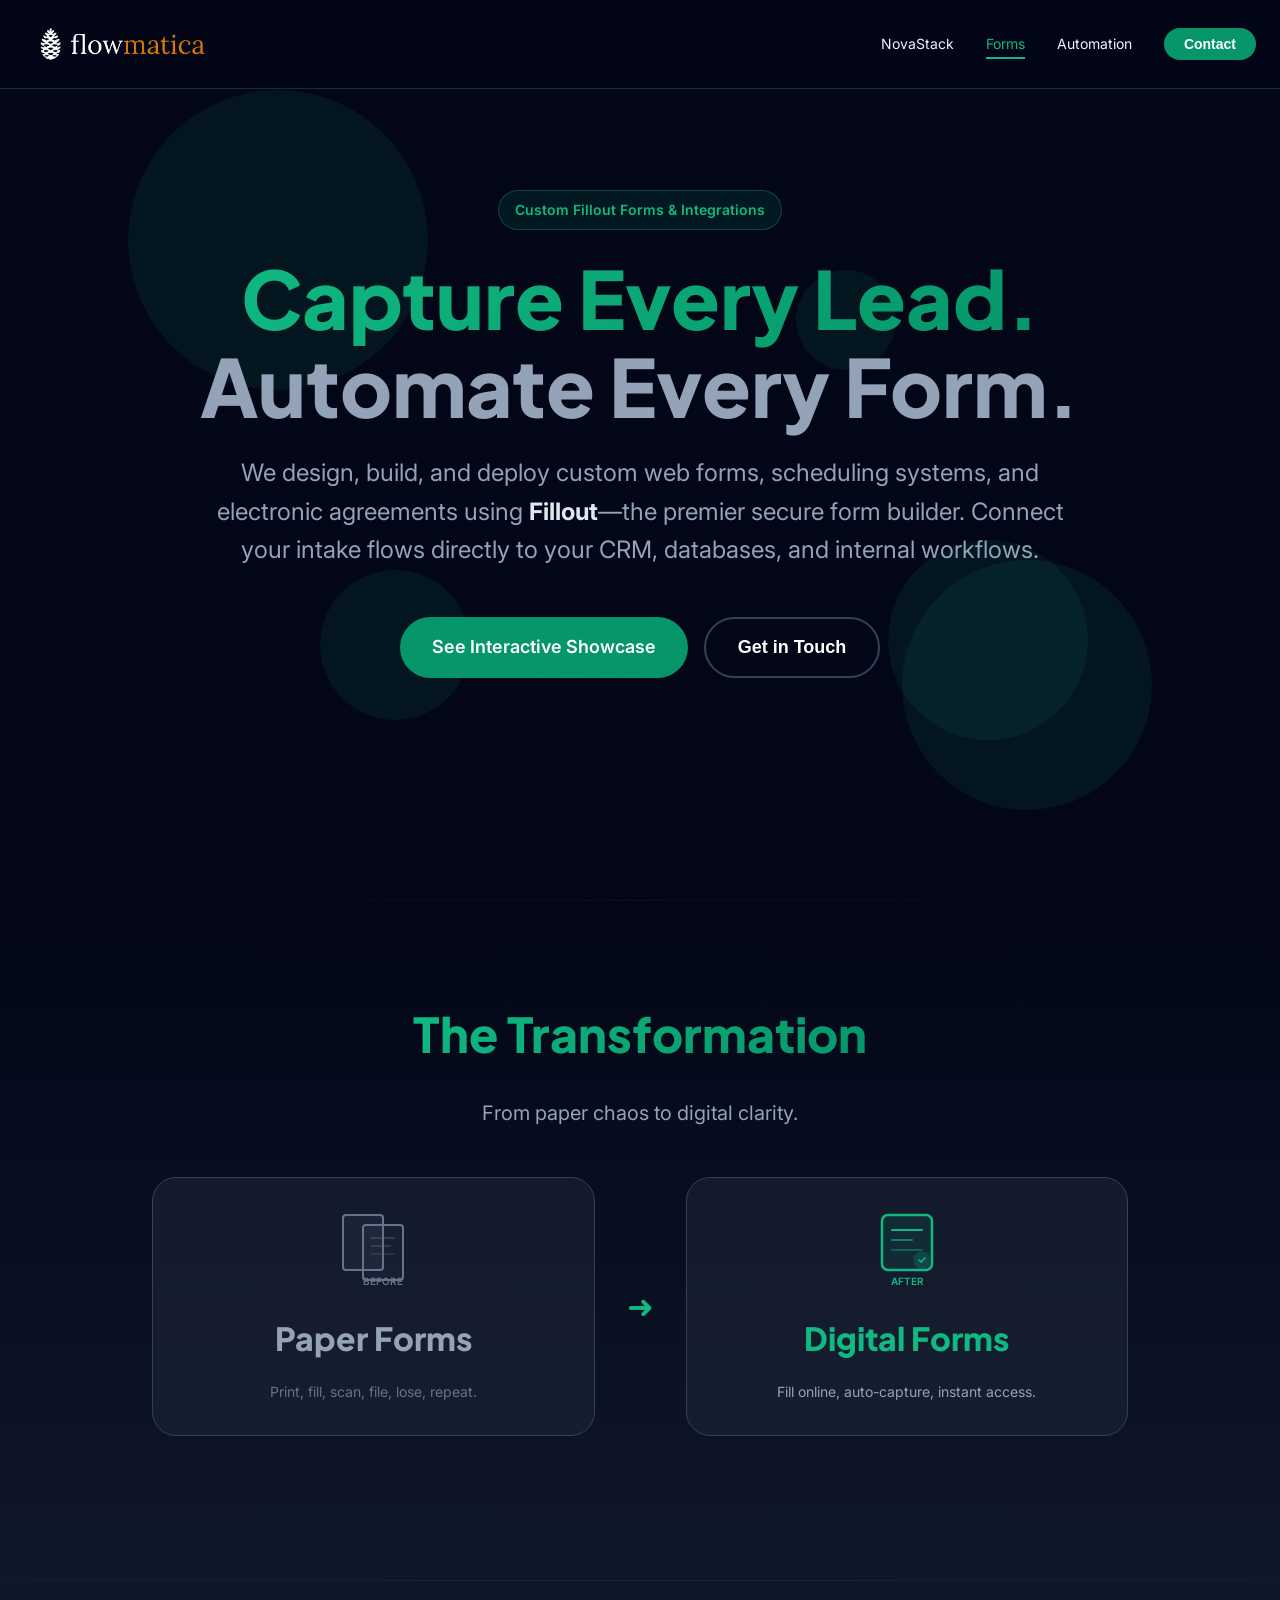
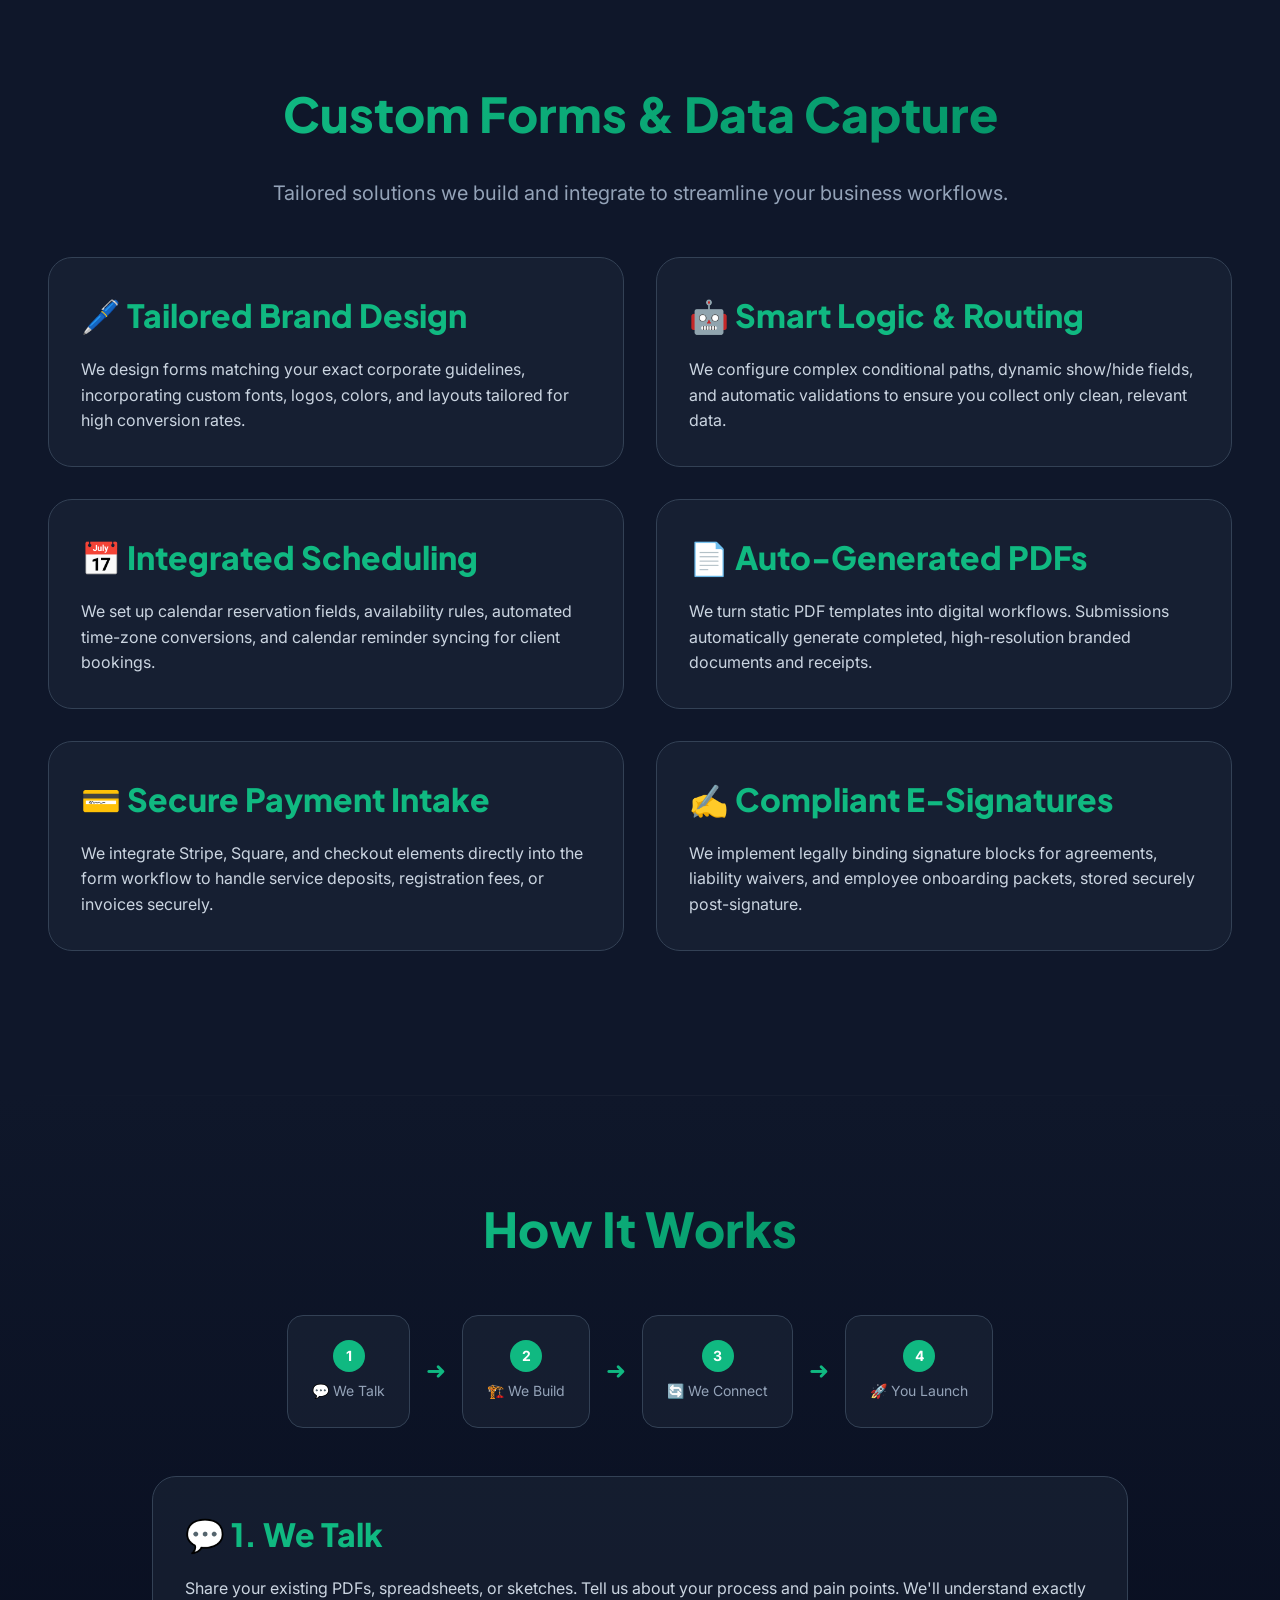
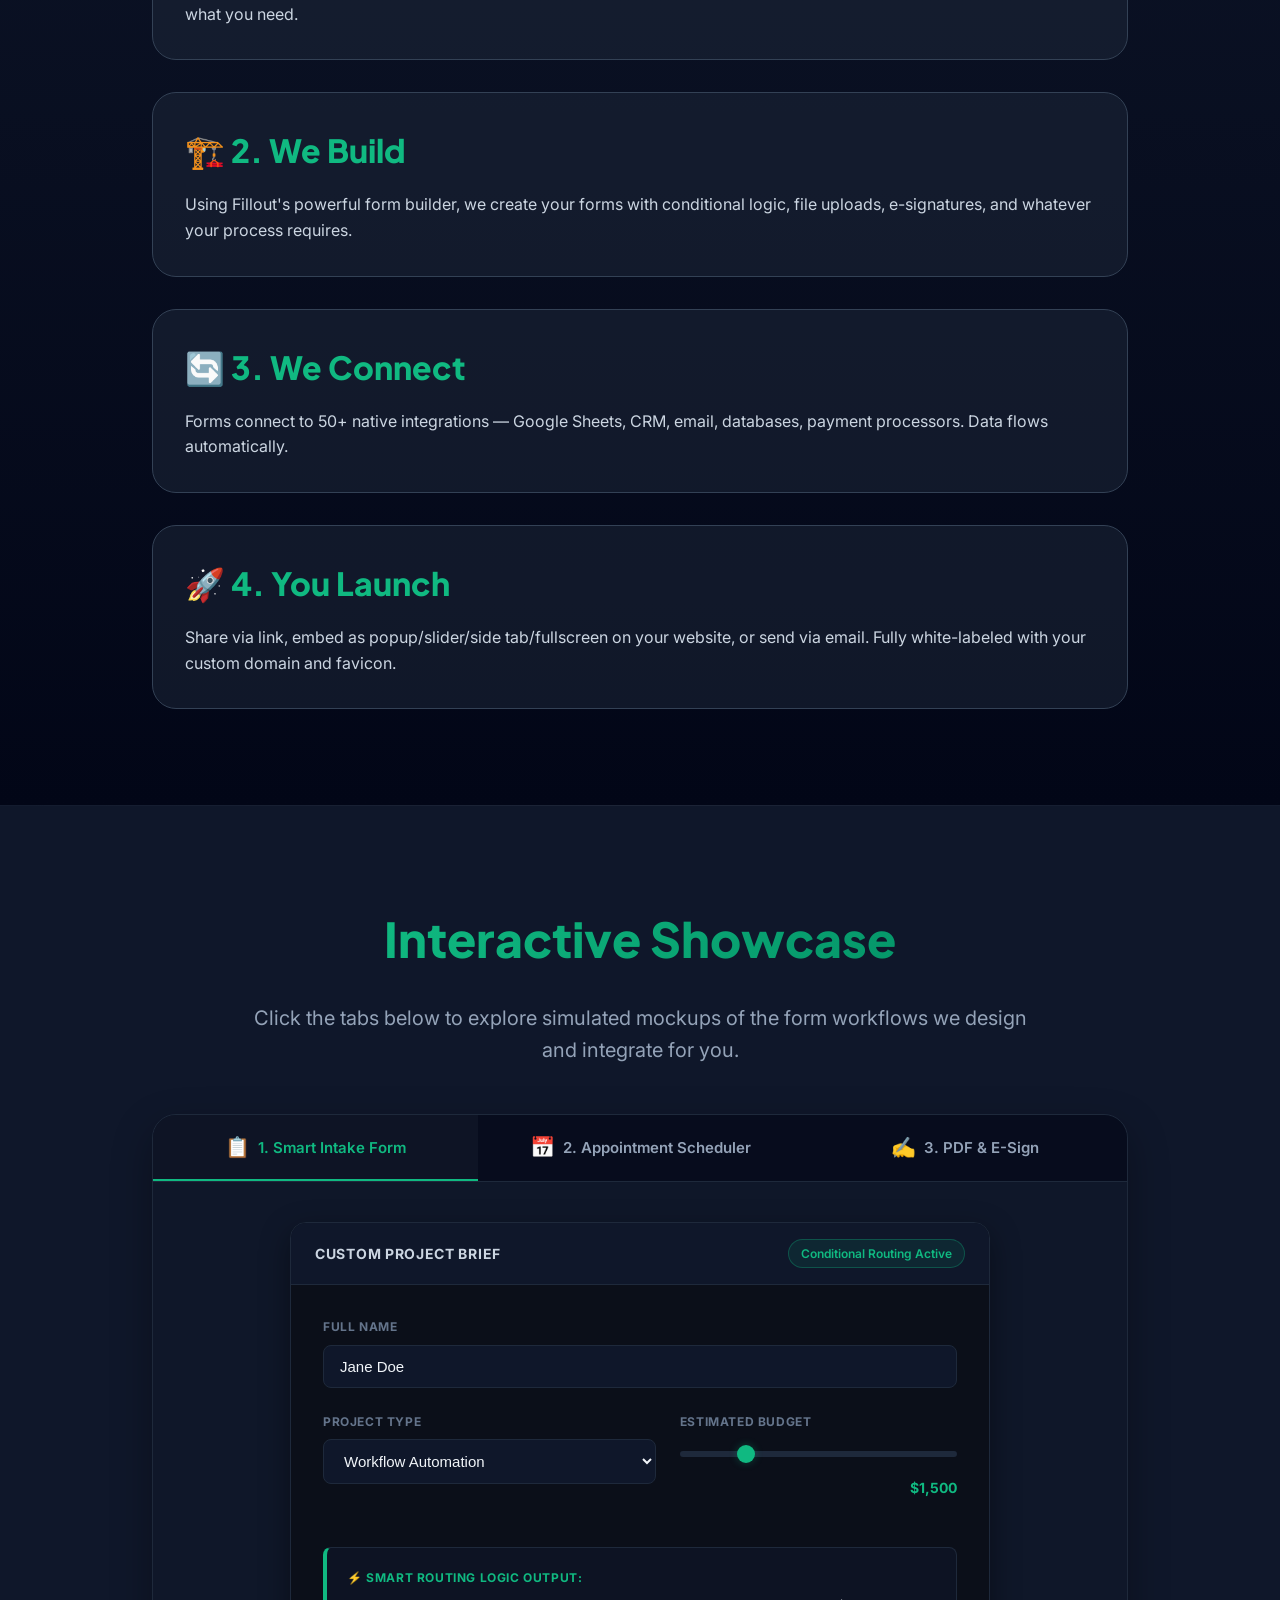
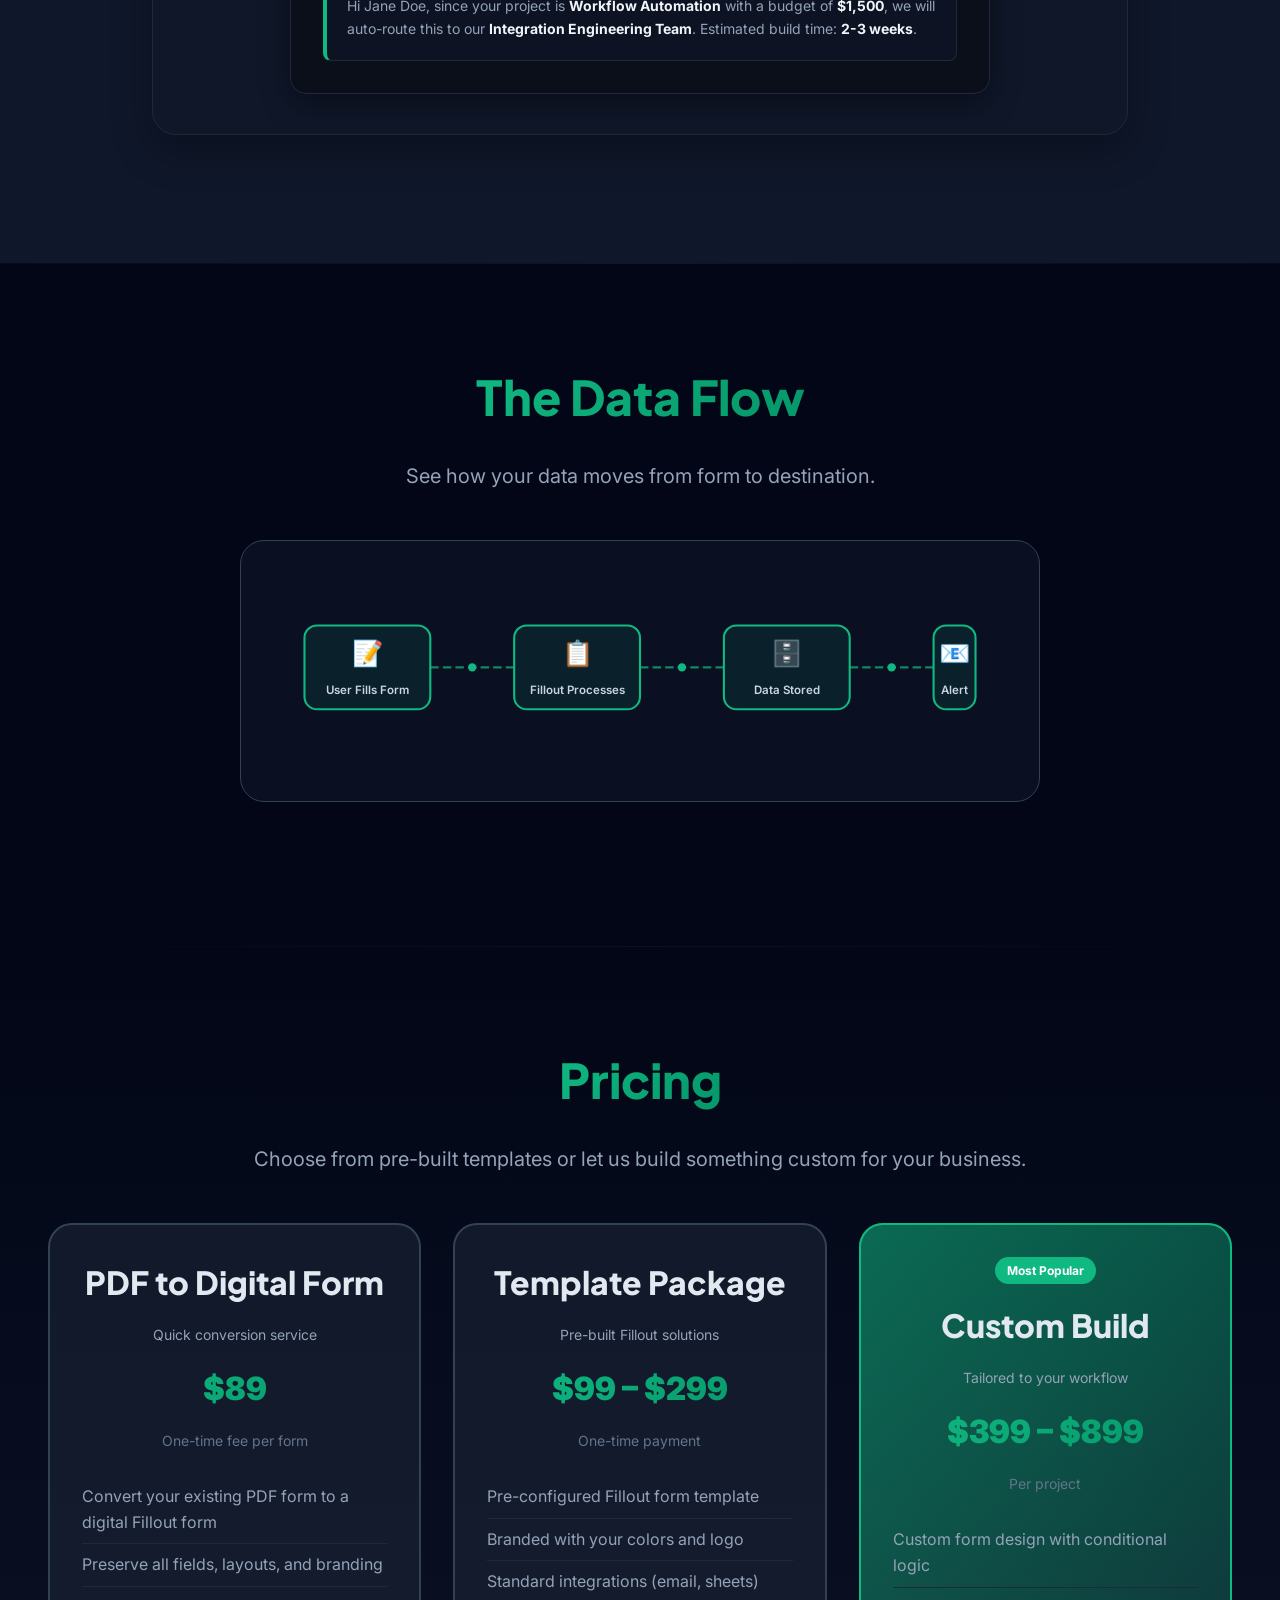
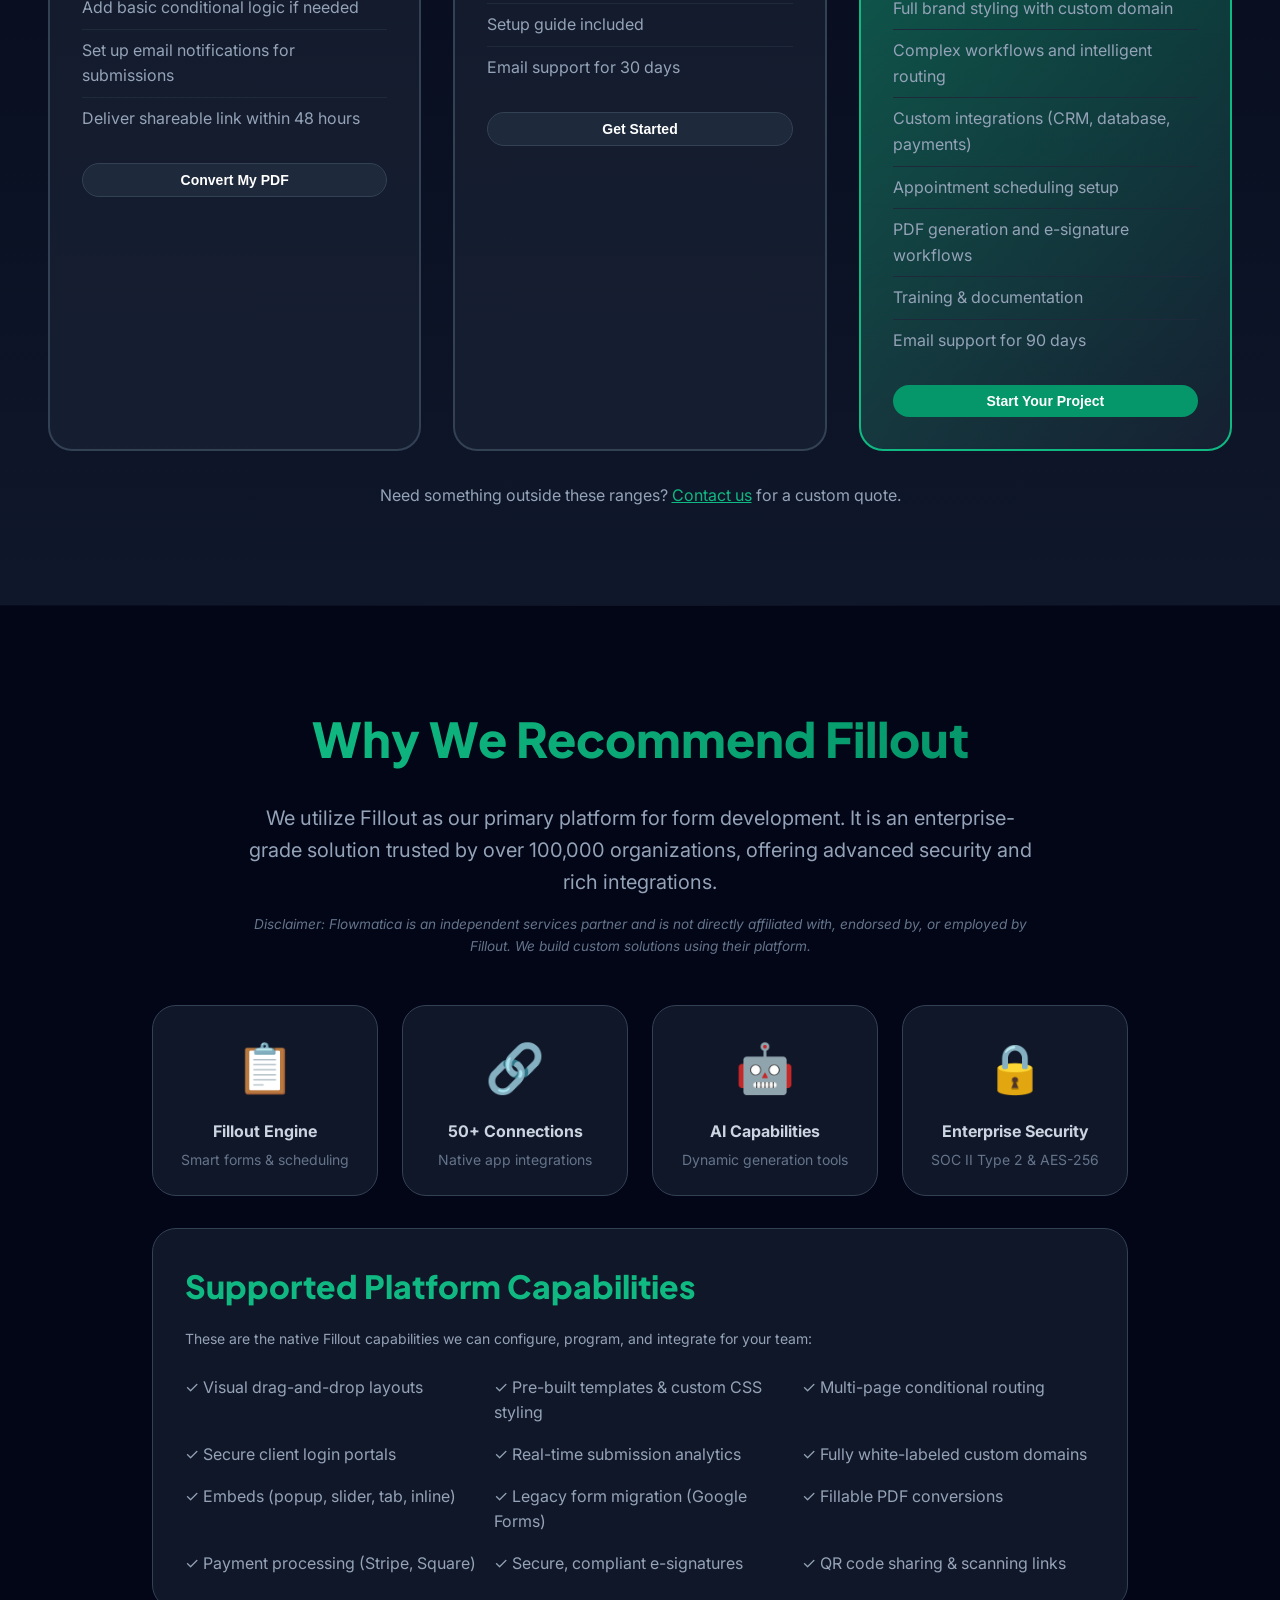
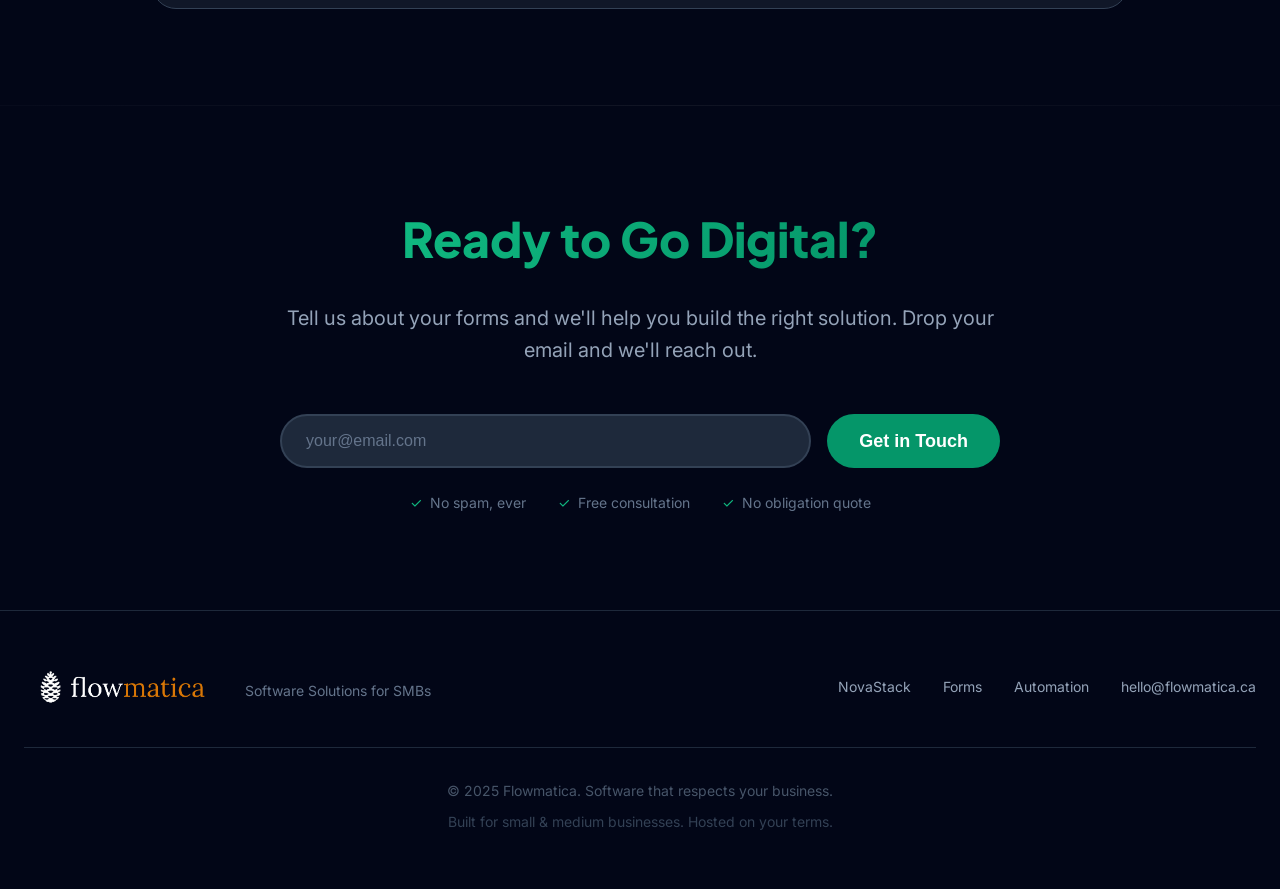
<file: forms/index.html>
<!DOCTYPE html>
<html lang="en" class="pillar-green">
<head>
  <meta charset="UTF-8">
  <title>Forms &amp; Data Capture — Flowmatica</title>
  <meta name="viewport" content="width=device-width, initial-scale=1">
  <meta name="description" content="We design, build, and deploy custom web forms, scheduling systems, and electronic agreements using Fillout. Custom integrations for your business CRM and databases.">
  <meta property="og:title" content="Forms & Data Capture — Flowmatica">
  <meta property="og:description" content="PDF-to-digital forms, appointment scheduling, and e-signatures. Custom-built on Fillout. Starting at $89.">
  <meta property="og:type" content="website">
  <meta property="og:url" content="https://flowmatica.ca/forms/">
  <meta name="twitter:card" content="summary_large_image">
  <link rel="icon" href="data:image/svg+xml,<svg xmlns='http://www.w3.org/2000/svg' viewBox='0 0 100 100'><rect width='100' height='100' rx='20' fill='%23020617'/><text x='50' y='72' font-size='60' font-weight='900' text-anchor='middle' fill='%2310b981'>F</text></svg>">
  <link href="https://fonts.googleapis.com/css2?family=Inter:wght@400;600;700;900&family=Plus+Jakarta+Sans:wght@700;800;900&display=swap" rel="stylesheet">
  <link rel="stylesheet" href="../css/styles.css">
</head>
<body>
  <nav id="nav">
    <div class="nav-content">
      <a href="/" class="logo">
        <img src="/flowmatica-DARK-transparent.png" alt="Flowmatica">
      </a>
      <div class="nav-links">
        <a href="/novastack/">NovaStack</a>
        <a href="/forms/" class="active">Forms</a>
        <a href="/automation/">Automation</a>
        <button class="btn btn-primary btn-shimmer" onclick="scrollToSignup()">Contact</button>
      </div>
      <button class="mobile-toggle" onclick="toggleMobile()">&#9776;</button>
    </div>
    <div class="mobile-menu" id="mobile-menu">
      <a href="/novastack/" onclick="toggleMobile()">NovaStack</a>
      <a href="/forms/" class="active" onclick="toggleMobile()">Forms</a>
      <a href="/automation/" onclick="toggleMobile()">Automation</a>
      <button class="btn btn-primary btn-shimmer" style="width: 100%; margin-top: 1rem;" onclick="scrollToSignup(); toggleMobile();">Contact</button>
    </div>
  </nav>

  <section class="hero">
    <div class="floating-shapes parallax-shapes">
      <div class="shape shape-1"></div>
      <div class="shape shape-2"></div>
      <div class="shape shape-3"></div>
      <div class="shape shape-4"></div>
      <div class="shape shape-5"></div>
    </div>
    <div class="hero-content">
      <div class="badge reveal">Custom Fillout Forms &amp; Integrations</div>
      <h1 class="reveal reveal-delay-1">
        <span class="gradient-text">Capture Every Lead.</span><br>
        <span style="color: #94a3b8;">Automate Every Form.</span>
      </h1>
      <p class="hero-subtitle reveal reveal-delay-2">
        We design, build, and deploy custom web forms, scheduling systems, and electronic agreements using <strong>Fillout</strong>—the premier secure form builder. Connect your intake flows directly to your CRM, databases, and internal workflows.
      </p>
      <div class="hero-cta reveal reveal-delay-3">
        <a href="#showcase" class="btn btn-primary btn-large btn-shimmer">See Interactive Showcase</a>
        <button class="btn btn-outline btn-large" onclick="scrollToSignup()">Get in Touch</button>
      </div>
    </div>
  </section>

  <section class="bg-gradient-1">
    <div class="container-md">
      <h2><span class="gradient-text reveal">The Transformation</span></h2>
      <p class="section-subtitle reveal reveal-delay-1">From paper chaos to digital clarity.</p>

      <div class="before-after reveal reveal-delay-2">
        <div class="before-after-item">
          <svg width="80" height="80" viewBox="0 0 80 80" fill="none" xmlns="http://www.w3.org/2000/svg">
            <rect x="10" y="5" width="40" height="55" rx="3" stroke="#64748b" stroke-width="2" fill="rgba(100,116,139,0.1)"/>
            <rect x="30" y="15" width="40" height="55" rx="3" stroke="#64748b" stroke-width="2" fill="rgba(100,116,139,0.05)"/>
            <line x1="38" y1="28" x2="62" y2="28" stroke="#64748b" stroke-width="1.5" opacity="0.5"/>
            <line x1="38" y1="36" x2="58" y2="36" stroke="#64748b" stroke-width="1.5" opacity="0.4"/>
            <line x1="38" y1="44" x2="62" y2="44" stroke="#64748b" stroke-width="1.5" opacity="0.3"/>
            <text x="50" y="75" text-anchor="middle" fill="#64748b" font-size="10" font-weight="600">BEFORE</text>
          </svg>
          <h3 style="color: #94a3b8; margin-top: 1rem;">Paper Forms</h3>
          <p style="color: #64748b; font-size: 0.875rem;">Print, fill, scan, file, lose, repeat.</p>
        </div>
        <div class="before-after-arrow">&#x279c;</div>
        <div class="before-after-item">
          <svg width="80" height="80" viewBox="0 0 80 80" fill="none" xmlns="http://www.w3.org/2000/svg">
            <rect x="15" y="5" width="50" height="55" rx="6" stroke="var(--pillar, #10b981)" stroke-width="2.5" fill="var(--pillar-bg, rgba(16,185,129,0.1))"/>
            <line x1="25" y1="20" x2="55" y2="20" stroke="var(--pillar, #10b981)" stroke-width="2" stroke-linecap="round"/>
            <line x1="25" y1="30" x2="45" y2="30" stroke="var(--pillar, #10b981)" stroke-width="2" stroke-linecap="round" opacity="0.6"/>
            <line x1="25" y1="40" x2="55" y2="40" stroke="var(--pillar, #10b981)" stroke-width="2" stroke-linecap="round" opacity="0.4"/>
            <circle cx="55" cy="50" r="8" fill="var(--pillar, #10b981)" opacity="0.2" stroke="var(--pillar, #10b981)" stroke-width="1.5"/>
            <path d="M52 50 L54 52 L58 48" stroke="var(--pillar, #10b981)" stroke-width="1.5" stroke-linecap="round" stroke-linejoin="round"/>
            <text x="40" y="75" text-anchor="middle" fill="var(--pillar, #10b981)" font-size="10" font-weight="600">AFTER</text>
          </svg>
          <h3 style="color: var(--pillar, #10b981); margin-top: 1rem;">Digital Forms</h3>
          <p style="color: #94a3b8; font-size: 0.875rem;">Fill online, auto-capture, instant access.</p>
        </div>
      </div>
    </div>
  </section>

  <section id="what" class="bg-dark">
    <div class="container">
      <h2><span class="gradient-text reveal">Custom Forms &amp; Data Capture</span></h2>
      <p class="section-subtitle reveal reveal-delay-1">Tailored solutions we build and integrate to streamline your business workflows.</p>

      <div class="card-grid">
        <div class="card card-glow reveal reveal-delay-1">
          <h3 style="color: var(--pillar, #10b981);">&#x1f58a;&#xfe0f; Tailored Brand Design</h3>
          <p style="color: #cbd5e1;">We design forms matching your exact corporate guidelines, incorporating custom fonts, logos, colors, and layouts tailored for high conversion rates.</p>
        </div>
        <div class="card card-glow reveal reveal-delay-2">
          <h3 style="color: var(--pillar, #10b981);">&#x1f916; Smart Logic &amp; Routing</h3>
          <p style="color: #cbd5e1;">We configure complex conditional paths, dynamic show/hide fields, and automatic validations to ensure you collect only clean, relevant data.</p>
        </div>
        <div class="card card-glow reveal reveal-delay-3">
          <h3 style="color: var(--pillar, #10b981);">&#x1f4c5; Integrated Scheduling</h3>
          <p style="color: #cbd5e1;">We set up calendar reservation fields, availability rules, automated time-zone conversions, and calendar reminder syncing for client bookings.</p>
        </div>
        <div class="card card-glow reveal reveal-delay-4">
          <h3 style="color: var(--pillar, #10b981);">&#x1f4c4; Auto-Generated PDFs</h3>
          <p style="color: #cbd5e1;">We turn static PDF templates into digital workflows. Submissions automatically generate completed, high-resolution branded documents and receipts.</p>
        </div>
        <div class="card card-glow reveal reveal-delay-1">
          <h3 style="color: var(--pillar, #10b981);">&#x1f4b3; Secure Payment Intake</h3>
          <p style="color: #cbd5e1;">We integrate Stripe, Square, and checkout elements directly into the form workflow to handle service deposits, registration fees, or invoices securely.</p>
        </div>
        <div class="card card-glow reveal reveal-delay-2">
          <h3 style="color: var(--pillar, #10b981);">&#x270d;&#xfe0f; Compliant E-Signatures</h3>
          <p style="color: #cbd5e1;">We implement legally binding signature blocks for agreements, liability waivers, and employee onboarding packets, stored securely post-signature.</p>
        </div>
      </div>
    </div>
  </section>

  <section id="how" class="bg-gradient-2">
    <div class="container-md">
      <h2><span class="gradient-text reveal">How It Works</span></h2>

      <div class="step-flow reveal reveal-delay-1">
        <div class="step-item">
          <div class="step-number">1</div>
          <div class="step-label">&#x1f4ac; We Talk</div>
        </div>
        <div class="step-arrow">&#x279c;</div>
        <div class="step-item">
          <div class="step-number">2</div>
          <div class="step-label">&#x1f3d7;&#xfe0f; We Build</div>
        </div>
        <div class="step-arrow">&#x279c;</div>
        <div class="step-item">
          <div class="step-number">3</div>
          <div class="step-label">&#x1f504; We Connect</div>
        </div>
        <div class="step-arrow">&#x279c;</div>
        <div class="step-item">
          <div class="step-number">4</div>
          <div class="step-label">&#x1f680; You Launch</div>
        </div>
      </div>

      <div style="display: grid; gap: 2rem; margin-top: 2rem;">
        <div class="card card-glow reveal reveal-delay-1">
          <h3 style="color: var(--pillar, #fbbf24);">&#x1f4ac; 1. We Talk</h3>
          <p style="color: #cbd5e1;">Share your existing PDFs, spreadsheets, or sketches. Tell us about your process and pain points. We'll understand exactly what you need.</p>
        </div>
        <div class="card card-glow reveal reveal-delay-2">
          <h3 style="color: var(--pillar, #fbbf24);">&#x1f3d7;&#xfe0f; 2. We Build</h3>
          <p style="color: #cbd5e1;">Using Fillout's powerful form builder, we create your forms with conditional logic, file uploads, e-signatures, and whatever your process requires.</p>
        </div>
        <div class="card card-glow reveal reveal-delay-3">
          <h3 style="color: var(--pillar, #fbbf24);">&#x1f504; 3. We Connect</h3>
          <p style="color: #cbd5e1;">Forms connect to 50+ native integrations — Google Sheets, CRM, email, databases, payment processors. Data flows automatically.</p>
        </div>
        <div class="card card-glow reveal reveal-delay-4">
          <h3 style="color: var(--pillar, #fbbf24);">&#x1f680; 4. You Launch</h3>
          <p style="color: #cbd5e1;">Share via link, embed as popup/slider/side tab/fullscreen on your website, or send via email. Fully white-labeled with your custom domain and favicon.</p>
        </div>
      </div>
    </div>
  </section>

  <!-- Interactive Showcase Section -->
  <section id="showcase" class="bg-dark">
    <div class="container-md">
      <h2><span class="gradient-text reveal">Interactive Showcase</span></h2>
      <p class="section-subtitle reveal reveal-delay-1">Click the tabs below to explore simulated mockups of the form workflows we design and integrate for you.</p>

      <div class="showcase-container reveal reveal-delay-2">
        <div class="showcase-tabs">
          <button class="showcase-tab active" onclick="switchShowcaseTab(event, 'tab-intake')">
            <span class="showcase-tab-icon">📋</span>
            <span class="showcase-tab-text">1. Smart Intake Form</span>
          </button>
          <button class="showcase-tab" onclick="switchShowcaseTab(event, 'tab-booking')">
            <span class="showcase-tab-icon">📅</span>
            <span class="showcase-tab-text">2. Appointment Scheduler</span>
          </button>
          <button class="showcase-tab" onclick="switchShowcaseTab(event, 'tab-esign')">
            <span class="showcase-tab-icon">✍️</span>
            <span class="showcase-tab-text">3. PDF &amp; E-Sign</span>
          </button>
        </div>

        <div class="showcase-content">
          <!-- Tab 1: Intake Form -->
          <div id="tab-intake" class="showcase-panel active">
            <div class="mockup-form">
              <div class="mockup-header">
                <span class="mockup-title">Custom Project Brief</span>
                <span class="mockup-badge">Conditional Routing Active</span>
              </div>
              <div class="mockup-body">
                <div class="form-group">
                  <label for="mock-name">Full Name</label>
                  <input type="text" id="mock-name" class="mock-input" placeholder="Jane Doe" value="Jane Doe" oninput="updateMockIntake()">
                </div>
                <div class="form-row">
                  <div class="form-group">
                    <label for="mock-project">Project Type</label>
                    <select id="mock-project" class="mock-input" onchange="updateMockIntake()">
                      <option value="workflow">Workflow Automation</option>
                      <option value="crm">CRM Implementation</option>
                      <option value="forms">Custom Form Suite</option>
                    </select>
                  </div>
                  <div class="form-group">
                    <label for="mock-budget">Estimated Budget</label>
                    <input type="range" id="mock-budget" min="500" max="5000" step="500" value="1500" class="mock-slider" oninput="updateMockIntake()">
                    <div class="slider-val" id="mock-budget-val">$1,500</div>
                  </div>
                </div>
                
                <!-- Dynamic Conditional Outcome Box -->
                <div class="outcome-box" id="intake-outcome">
                  <div class="outcome-title">⚡ Smart Routing Logic Output:</div>
                  <p id="outcome-text">Hi Jane Doe, since your project is <strong>Workflow Automation</strong> with a budget of <strong>$1,500</strong>, we will auto-route this to our <strong>Integration Engineering Team</strong>. Estimated build time: <strong>2-3 weeks</strong>.</p>
                </div>
              </div>
            </div>
          </div>

          <!-- Tab 2: Booking Scheduler -->
          <div id="tab-booking" class="showcase-panel">
            <div class="mockup-form">
              <div class="mockup-header">
                <span class="mockup-title">Schedule a Consultation</span>
                <span class="mockup-badge">Live Google Calendar Sync</span>
              </div>
              <div class="mockup-body">
                <p style="color: #94a3b8; font-size: 0.875rem; margin-bottom: 1rem;">Select a date and time to see the dynamic appointment validation in action:</p>
                <div class="scheduler-grid">
                  <div class="mini-calendar">
                    <div class="calendar-header">May 2026</div>
                    <div class="calendar-days">
                      <span class="day-name">M</span><span class="day-name">T</span><span class="day-name">W</span><span class="day-name">T</span><span class="day-name">F</span><span class="day-name">S</span><span class="day-name">S</span>
                      <span class="day empty"></span><span class="day empty"></span><span class="day empty"></span><span class="day empty"></span>
                      <span class="day past">1</span><span class="day past">2</span><span class="day past">3</span>
                      <span class="day past">4</span><span class="day past">5</span><span class="day past">6</span><span class="day past">7</span><span class="day past">8</span><span class="day disabled">9</span><span class="day disabled">10</span>
                      <span class="day past">11</span><span class="day past">12</span><span class="day past">13</span><span class="day past">14</span><span class="day past">15</span><span class="day disabled">16</span><span class="day disabled">17</span>
                      <span class="day past">18</span><span class="day past">19</span><span class="day past">20</span><span class="day past">21</span><span class="day past">22</span><span class="day disabled">23</span><span class="day disabled">24</span>
                      <span class="day active" onclick="selectCalendarDate(25)">25</span>
                      <span class="day" onclick="selectCalendarDate(26)">26</span>
                      <span class="day" onclick="selectCalendarDate(27)">27</span>
                      <span class="day" onclick="selectCalendarDate(28)">28</span>
                      <span class="day" onclick="selectCalendarDate(29)">29</span>
                      <span class="day disabled">30</span><span class="day disabled">31</span>
                    </div>
                  </div>
                  <div class="time-picker">
                    <div class="time-picker-title" id="selected-date-label">Available Slots for May 25:</div>
                    <div class="time-slots">
                      <button class="time-slot" onclick="selectTimeSlot(this, '09:00 AM')">09:00 AM</button>
                      <button class="time-slot" onclick="selectTimeSlot(this, '11:30 AM')">11:30 AM</button>
                      <button class="time-slot" onclick="selectTimeSlot(this, '02:00 PM')">02:00 PM</button>
                      <button class="time-slot" onclick="selectTimeSlot(this, '04:15 PM')">04:15 PM</button>
                    </div>
                    <div class="booking-status" id="booking-confirmation">Select a time slot above.</div>
                  </div>
                </div>
              </div>
            </div>
          </div>

          <!-- Tab 3: PDF & E-Sign -->
          <div id="tab-esign" class="showcase-panel">
            <div class="mockup-form">
              <div class="mockup-header">
                <span class="mockup-title">Contract Agreement &amp; Signature</span>
                <span class="mockup-badge">Automated PDF Generator</span>
              </div>
              <div class="mockup-body esign-grid">
                <div class="pdf-preview">
                  <div class="pdf-header">
                    <span style="font-weight: 700; color: #020617; font-size: 0.75rem;">AGREEMENT.pdf</span>
                    <span style="font-size: 0.625rem; color: #64748b;">Page 1 of 1</span>
                  </div>
                  <div class="pdf-content">
                    <h4 style="color: #0f172a; margin-bottom: 0.5rem; font-size: 0.875rem;">SERVICE AGREEMENT</h4>
                    <p style="font-size: 0.625rem; color: #334155; margin-bottom: 0.5rem;">This agreement is entered into between Flowmatica client and Flowmatica solutions. All deliverables will be processed digitally upon e-signature execution.</p>
                    <p style="font-size: 0.625rem; color: #334155; margin-bottom: 0.75rem;"><strong>Signed by Client:</strong></p>
                    <!-- Signature Line -->
                    <div class="pdf-sig-line">
                      <svg class="sig-svg" viewBox="0 0 150 40">
                        <path class="sig-path" d="M 10 30 Q 30 10 40 25 T 70 15 T 100 28 T 130 10 T 140 20" fill="none" stroke="#2563eb" stroke-width="2" stroke-linecap="round" stroke-linejoin="round" />
                      </svg>
                      <span class="sig-placeholder" id="pdf-sig-placeholder">Signature Pending</span>
                    </div>
                  </div>
                </div>
                <div class="signature-box-container">
                  <label>Draw Signature / Click to Sign</label>
                  <div class="signature-canvas" onclick="triggerSignatureAnimation()">
                    <span id="canvas-prompt">Click to Sign Agreement</span>
                    <svg class="canvas-sig-svg" viewBox="0 0 200 80">
                      <path class="canvas-sig-path" d="M 20 60 Q 50 20 70 50 T 110 30 T 150 55 T 180 20 T 190 35" fill="none" stroke="var(--pillar, #10b981)" stroke-width="3" stroke-linecap="round" stroke-linejoin="round" />
                    </svg>
                  </div>
                  <button class="btn btn-primary" id="sign-btn" onclick="triggerSignatureAnimation()" style="width: 100%;">Sign Agreement</button>
                  <div class="booking-status" id="esign-status" style="margin-top: 0.5rem; font-size: 0.75rem;">Waiting for client signature...</div>
                </div>
              </div>
            </div>
          </div>
        </div>
      </div>
    </div>
  </section>

  <script>
    function switchShowcaseTab(event, tabId) {
      const tabs = event.currentTarget.parentNode.querySelectorAll('.showcase-tab');
      tabs.forEach(tab => tab.classList.remove('active'));
      
      const panels = event.currentTarget.parentNode.parentNode.querySelectorAll('.showcase-panel');
      panels.forEach(panel => panel.classList.remove('active'));
      
      event.currentTarget.classList.add('active');
      document.getElementById(tabId).classList.add('active');
    }

    function updateMockIntake() {
      const name = document.getElementById('mock-name').value || 'Jane Doe';
      const project = document.getElementById('mock-project');
      const projectText = project.options[project.selectedIndex].text;
      const budgetVal = document.getElementById('mock-budget').value;
      
      document.getElementById('mock-budget-val').textContent = '$' + parseInt(budgetVal).toLocaleString();
      
      let route = 'Integration Engineering Team';
      let time = '2-3 weeks';
      
      if (project.value === 'crm') {
        route = 'CRM Solutions Unit';
        time = '3-4 weeks';
      } else if (project.value === 'forms') {
        route = 'Product Experience Team';
        time = '1-2 weeks';
      }
      
      if (budgetVal >= 4000) {
        route = 'Senior Architecture Lead &amp; Priority Desk';
      }
      
      document.getElementById('outcome-text').innerHTML = `Hi <strong>${name}</strong>, since your project is <strong>${projectText}</strong> with a budget of <strong>$${parseInt(budgetVal).toLocaleString()}</strong>, we will auto-route this to our <strong>${route}</strong>. Estimated build time: <strong>${time}</strong>.`;
    }

    let selectedDate = 'May 25';
    function selectCalendarDate(dayNum) {
      const days = document.querySelectorAll('.mini-calendar .day');
      days.forEach(day => {
        if (day.textContent == dayNum && !day.classList.contains('disabled') && !day.classList.contains('past') && !day.classList.contains('empty')) {
          days.forEach(d => d.classList.remove('active'));
          day.classList.add('active');
          selectedDate = `May ${dayNum}`;
          document.getElementById('selected-date-label').textContent = `Available Slots for May ${dayNum}:`;
          
          const slots = document.querySelectorAll('.time-slot');
          slots.forEach(s => s.classList.remove('active'));
          document.getElementById('booking-confirmation').innerHTML = `Select a time slot for May ${dayNum}.`;
        }
      });
    }

    function selectTimeSlot(btn, time) {
      const slots = document.querySelectorAll('.time-slot');
      slots.forEach(s => s.classList.remove('active'));
      btn.classList.add('active');
      document.getElementById('booking-confirmation').innerHTML = `<span style="color: var(--pillar, #10b981); font-weight: 700;">✓ Appt Selected:</span> May ${selectedDate.replace('May ', '')} at <strong>${time}</strong>. Confirmation link synced to database.`;
    }

    function triggerSignatureAnimation() {
      const canvas = document.querySelector('.signature-canvas');
      const pdfSig = document.querySelector('.pdf-sig-line');
      const btn = document.getElementById('sign-btn');
      const status = document.getElementById('esign-status');
      const placeholder = document.getElementById('pdf-sig-placeholder');
      
      canvas.classList.add('signed');
      pdfSig.classList.add('signed');
      
      btn.disabled = true;
      btn.textContent = 'Agreement Signed';
      status.innerHTML = `<span style="color: var(--pillar, #10b981); font-weight: 700;">✓ Document Signed!</span> Generated PDF saved to server and webhook fired.`;
      placeholder.style.display = 'none';
    }
  </script>

  <section class="bg-darker">
    <div class="container">
      <h2><span class="gradient-text reveal">The Data Flow</span></h2>
      <p class="section-subtitle reveal reveal-delay-1">See how your data moves from form to destination.</p>

      <div class="diagram-container reveal reveal-delay-2">
        <svg viewBox="0 0 700 180" fill="none" xmlns="http://www.w3.org/2000/svg">
          <g class="workflow-node"><rect x="30" y="50" width="120" height="80" rx="12" fill="rgba(16,185,129,0.1)" stroke="var(--pillar, #10b981)" stroke-width="2"/><text x="90" y="85" text-anchor="middle" fill="var(--pillar, #10b981)" font-size="24">&#x1f4dd;</text><text x="90" y="115" text-anchor="middle" fill="#cbd5e1" font-size="11" font-weight="600">User Fills Form</text></g>
          <line x1="150" y1="90" x2="230" y2="90" class="workflow-line"/><circle cx="190" cy="90" r="4" class="workflow-dot"/>
          <g class="workflow-node"><rect x="230" y="50" width="120" height="80" rx="12" fill="rgba(16,185,129,0.1)" stroke="var(--pillar, #10b981)" stroke-width="2"/><text x="290" y="85" text-anchor="middle" fill="var(--pillar, #10b981)" font-size="24">&#x1f4cb;</text><text x="290" y="115" text-anchor="middle" fill="#cbd5e1" font-size="11" font-weight="600">Fillout Processes</text></g>
          <line x1="350" y1="90" x2="430" y2="90" class="workflow-line"/><circle cx="390" cy="90" r="4" class="workflow-dot"/>
          <g class="workflow-node"><rect x="430" y="50" width="120" height="80" rx="12" fill="rgba(16,185,129,0.1)" stroke="var(--pillar, #10b981)" stroke-width="2"/><text x="490" y="85" text-anchor="middle" fill="var(--pillar, #10b981)" font-size="24">&#x1f5c4;&#xfe0f;</text><text x="490" y="115" text-anchor="middle" fill="#cbd5e1" font-size="11" font-weight="600">Data Stored</text></g>
          <line x1="550" y1="90" x2="630" y2="90" class="workflow-line"/><circle cx="590" cy="90" r="4" class="workflow-dot"/>
          <g class="workflow-node"><rect x="630" y="50" width="40" height="80" rx="12" fill="rgba(16,185,129,0.1)" stroke="var(--pillar, #10b981)" stroke-width="2"/><text x="650" y="85" text-anchor="middle" fill="var(--pillar, #10b981)" font-size="24">&#x1f4e7;</text><text x="650" y="115" text-anchor="middle" fill="#cbd5e1" font-size="11" font-weight="600">Alert</text></g>
        </svg>
      </div>
    </div>
  </section>

  <section id="pricing" class="bg-gradient-1">
    <div class="container">
      <h2><span class="gradient-text reveal">Pricing</span></h2>
      <p class="section-subtitle reveal reveal-delay-1">Choose from pre-built templates or let us build something custom for your business.</p>

      <div class="card-grid-3">
        <div class="service-card reveal reveal-delay-1">
          <div class="text-center">
            <h3 style="color: #e2e8f0;">PDF to Digital Form</h3>
            <p style="color: #94a3b8; font-size: 0.875rem;">Quick conversion service</p>
            <div class="service-price">$89</div>
            <p style="color: #64748b; font-size: 0.875rem;">One-time fee per form</p>
          </div>
          <ul class="service-features">
            <li>Convert your existing PDF form to a digital Fillout form</li>
            <li>Preserve all fields, layouts, and branding</li>
            <li>Add basic conditional logic if needed</li>
            <li>Set up email notifications for submissions</li>
            <li>Deliver shareable link within 48 hours</li>
          </ul>
          <button class="btn btn-secondary" style="width: 100%;" onclick="scrollToSignup()">Convert My PDF</button>
        </div>

        <div class="service-card reveal reveal-delay-2">
          <div class="text-center">
            <h3 style="color: #e2e8f0;">Template Package</h3>
            <p style="color: #94a3b8; font-size: 0.875rem;">Pre-built Fillout solutions</p>
            <div class="service-price">$99 – $299</div>
            <p style="color: #64748b; font-size: 0.875rem;">One-time payment</p>
          </div>
          <ul class="service-features">
            <li>Pre-configured Fillout form template</li>
            <li>Branded with your colors and logo</li>
            <li>Standard integrations (email, sheets)</li>
            <li>Setup guide included</li>
            <li>Email support for 30 days</li>
          </ul>
          <button class="btn btn-secondary" style="width: 100%;" onclick="scrollToSignup()">Get Started</button>
        </div>

        <div class="service-card featured reveal reveal-delay-3">
          <div class="text-center">
            <span class="service-badge">Most Popular</span>
            <h3 style="color: #e2e8f0;">Custom Build</h3>
            <p style="color: #94a3b8; font-size: 0.875rem;">Tailored to your workflow</p>
            <div class="service-price">$399 – $899</div>
            <p style="color: #64748b; font-size: 0.875rem;">Per project</p>
          </div>
          <ul class="service-features">
            <li>Custom form design with conditional logic</li>
            <li>Full brand styling with custom domain</li>
            <li>Complex workflows and intelligent routing</li>
            <li>Custom integrations (CRM, database, payments)</li>
            <li>Appointment scheduling setup</li>
            <li>PDF generation and e-signature workflows</li>
            <li>Training &amp; documentation</li>
            <li>Email support for 90 days</li>
          </ul>
          <button class="btn btn-primary btn-shimmer" style="width: 100%;" onclick="scrollToSignup()">Start Your Project</button>
        </div>
      </div>

      <div class="text-center reveal" style="margin-top: 2rem; color: #94a3b8;">
        <p>Need something outside these ranges? <a href="#signup" style="color: var(--pillar, #f59e0b); text-decoration: underline;">Contact us</a> for a custom quote.</p>
      </div>
    </div>
  </section>

  <section class="bg-darker">
    <div class="container-md text-center">
      <h2><span class="gradient-text reveal">Why We Recommend Fillout</span></h2>
      <p class="section-subtitle reveal reveal-delay-1">
        We utilize Fillout as our primary platform for form development. It is an enterprise-grade solution trusted by over 100,000 organizations, offering advanced security and rich integrations.<br>
        <span style="font-size: 0.85rem; color: #64748b; display: block; margin-top: 1rem;"><em>Disclaimer: Flowmatica is an independent services partner and is not directly affiliated with, endorsed by, or employed by Fillout. We build custom solutions using their platform.</em></span>
      </p>

      <div class="tech-grid">
        <div class="tech-item reveal reveal-delay-1">
          <div class="tech-icon">&#x1f4cb;</div>
          <div class="tech-name">Fillout Engine</div>
          <div class="tech-desc">Smart forms &amp; scheduling</div>
        </div>
        <div class="tech-item reveal reveal-delay-2">
          <div class="tech-icon">&#x1f517;</div>
          <div class="tech-name">50+ Connections</div>
          <div class="tech-desc">Native app integrations</div>
        </div>
        <div class="tech-item reveal reveal-delay-3">
          <div class="tech-icon">&#x1f916;</div>
          <div class="tech-name">AI Capabilities</div>
          <div class="tech-desc">Dynamic generation tools</div>
        </div>
        <div class="tech-item reveal reveal-delay-4">
          <div class="tech-icon">&#x1f512;</div>
          <div class="tech-name">Enterprise Security</div>
          <div class="tech-desc">SOC II Type 2 &amp; AES-256</div>
        </div>
      </div>

      <div class="card card-glow reveal" style="margin-top: 2rem; text-align: left;">
        <h3 style="margin-bottom: 1rem; color: var(--pillar, #10b981);">Supported Platform Capabilities</h3>
        <p style="color: #94a3b8; font-size: 0.875rem; margin-bottom: 1.5rem;">These are the native Fillout capabilities we can configure, program, and integrate for your team:</p>
        <div style="display: grid; grid-template-columns: repeat(auto-fit, minmax(250px, 1fr)); gap: 1rem; color: #94a3b8;">
          <p>&#x2713; Visual drag-and-drop layouts</p>
          <p>&#x2713; Pre-built templates &amp; custom CSS styling</p>
          <p>&#x2713; Multi-page conditional routing</p>
          <p>&#x2713; Secure client login portals</p>
          <p>&#x2713; Real-time submission analytics</p>
          <p>&#x2713; Fully white-labeled custom domains</p>
          <p>&#x2713; Embeds (popup, slider, tab, inline)</p>
          <p>&#x2713; Legacy form migration (Google Forms)</p>
          <p>&#x2713; Fillable PDF conversions</p>
          <p>&#x2713; Payment processing (Stripe, Square)</p>
          <p>&#x2713; Secure, compliant e-signatures</p>
          <p>&#x2713; QR code sharing &amp; scanning links</p>
        </div>
      </div>
    </div>
  </section>
    </div>
  </section>

  <section id="signup" class="bg-darker">
    <div class="container-sm">
      <h2><span class="gradient-text reveal">Ready to Go Digital?</span></h2>
      <p class="section-subtitle reveal reveal-delay-1">Tell us about your forms and we'll help you build the right solution. Drop your email and we'll reach out.</p>

      <form class="signup-form reveal reveal-delay-2" onsubmit="handleSignup(event)">
        <input type="email" class="email-input" placeholder="your@email.com" required>
        <button type="submit" class="btn btn-primary btn-large btn-shimmer">Get in Touch</button>
      </form>

      <div class="signup-benefits reveal reveal-delay-3">
        <div class="benefit-item"><span style="color: #10b981;">&#x2713;</span> No spam, ever</div>
        <div class="benefit-item"><span style="color: #10b981;">&#x2713;</span> Free consultation</div>
        <div class="benefit-item"><span style="color: #10b981;">&#x2713;</span> No obligation quote</div>
      </div>

      <div class="success-message" id="success-message">
        <p style="color: #10b981; font-weight: 700; margin-bottom: 0.5rem;">&#x1f389; Message sent!</p>
        <p style="color: #cbd5e1;">Thanks for reaching out. We'll get back to you within 1-2 business days.</p>
      </div>
    </div>
  </section>

  <footer>
    <div class="footer-content">
      <div style="display: flex; align-items: center; gap: 1.5rem; flex-wrap: nowrap;">
        <a href="/" class="logo">
          <img src="/flowmatica-DARK-transparent.png" alt="Flowmatica">
        </a>
        <span style="color: #64748b; font-size: 0.875rem; transform: translateY(4px);">Software Solutions for SMBs</span>
      </div>
      <div class="footer-links">
        <a href="/novastack/">NovaStack</a>
        <a href="/forms/">Forms</a>
        <a href="/automation/">Automation</a>
        <a href="mailto:hello@flowmatica.ca">hello@flowmatica.ca</a>
      </div>
    </div>
    <div class="footer-bottom">
      <p>&copy; 2025 Flowmatica. Software that respects your business.</p>
      <p style="color: #334155;">Built for small &amp; medium businesses. Hosted on your terms.</p>
    </div>
  </footer>

  <script src="../js/main.js"></script>
</body>
</html>
</file>
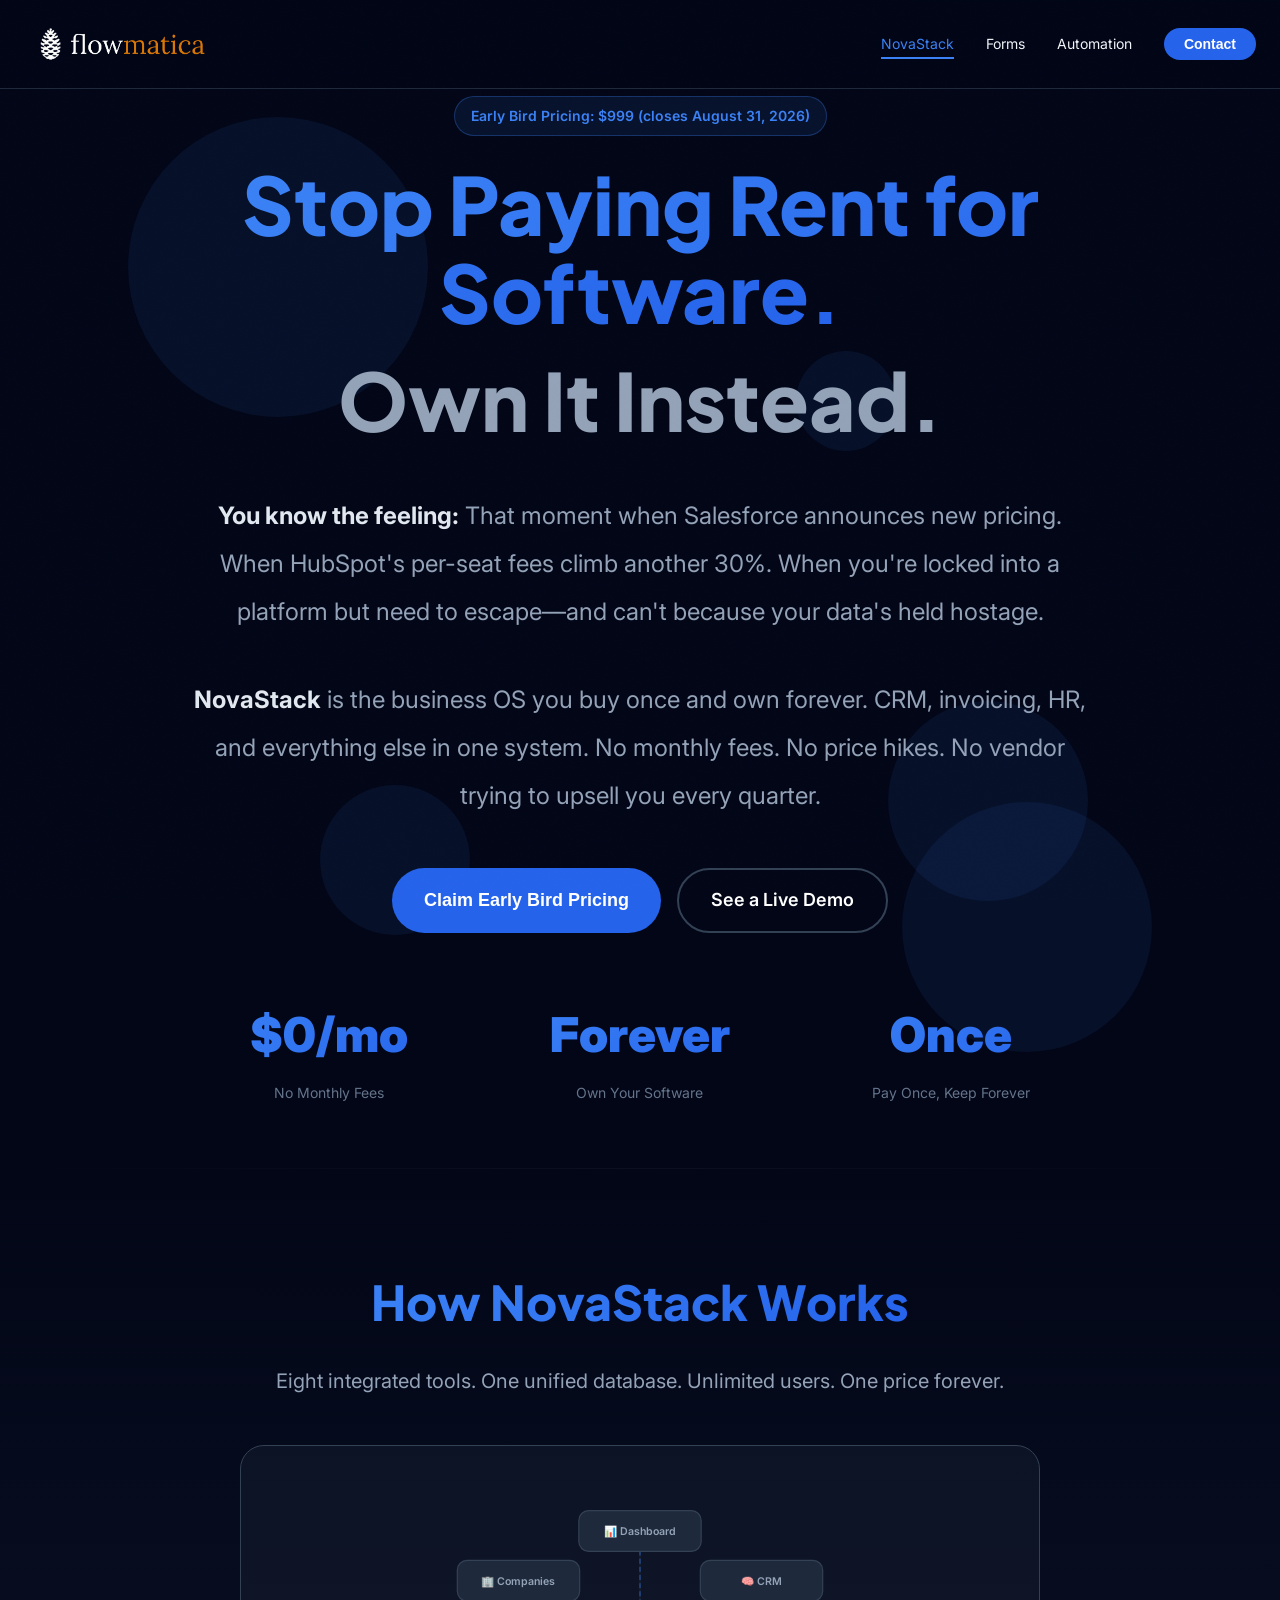
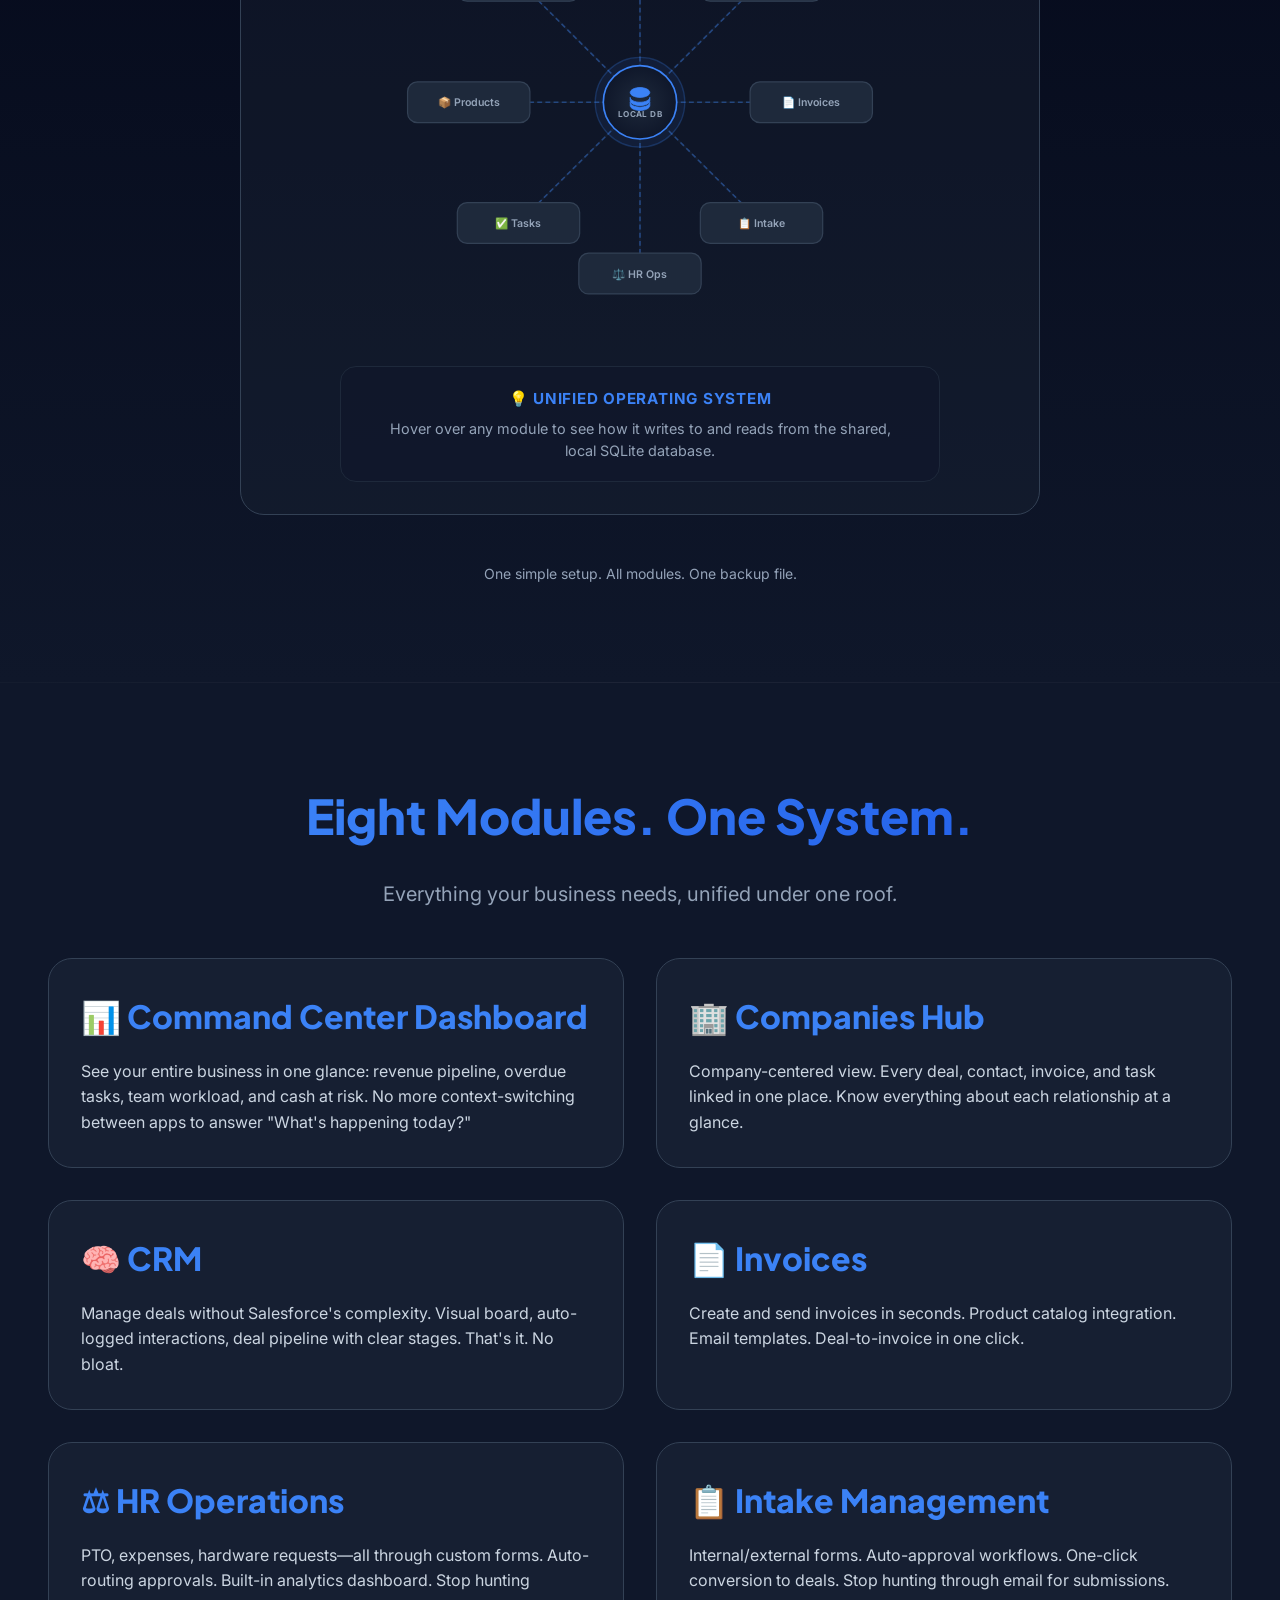
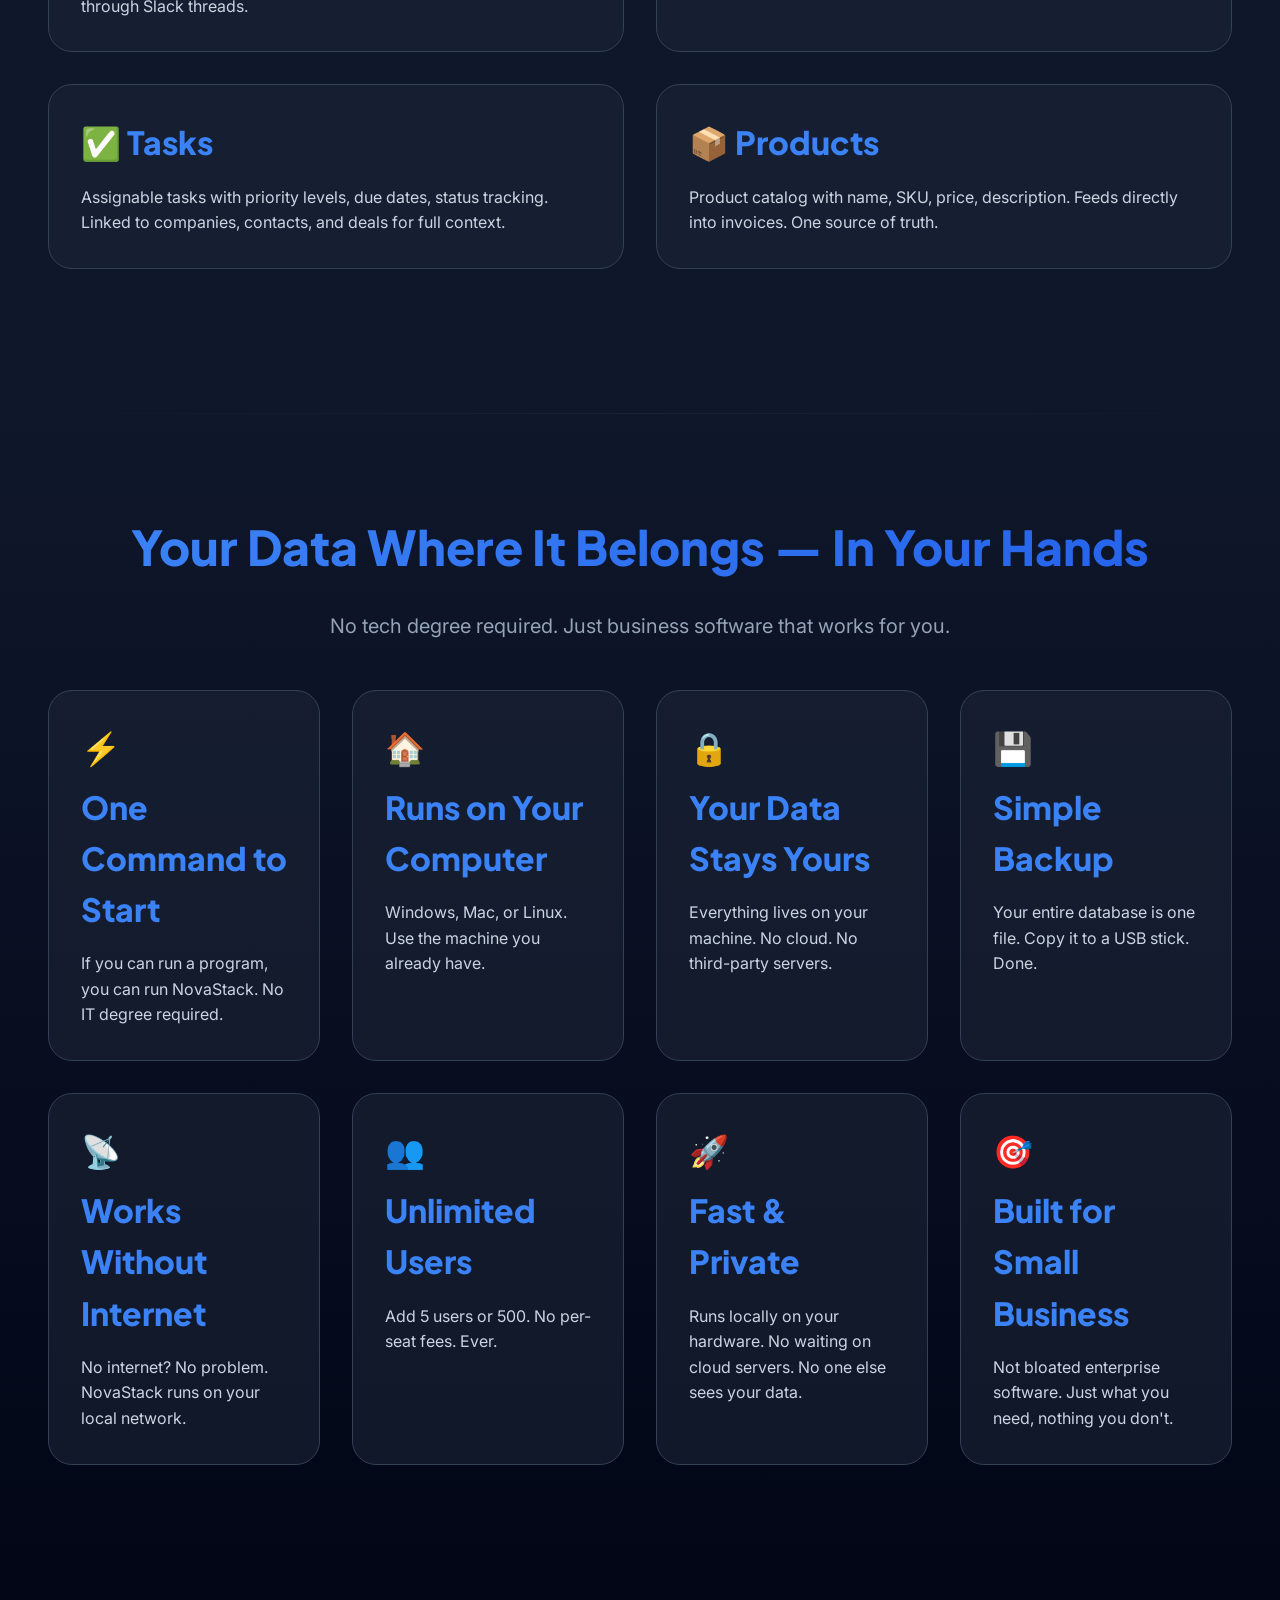
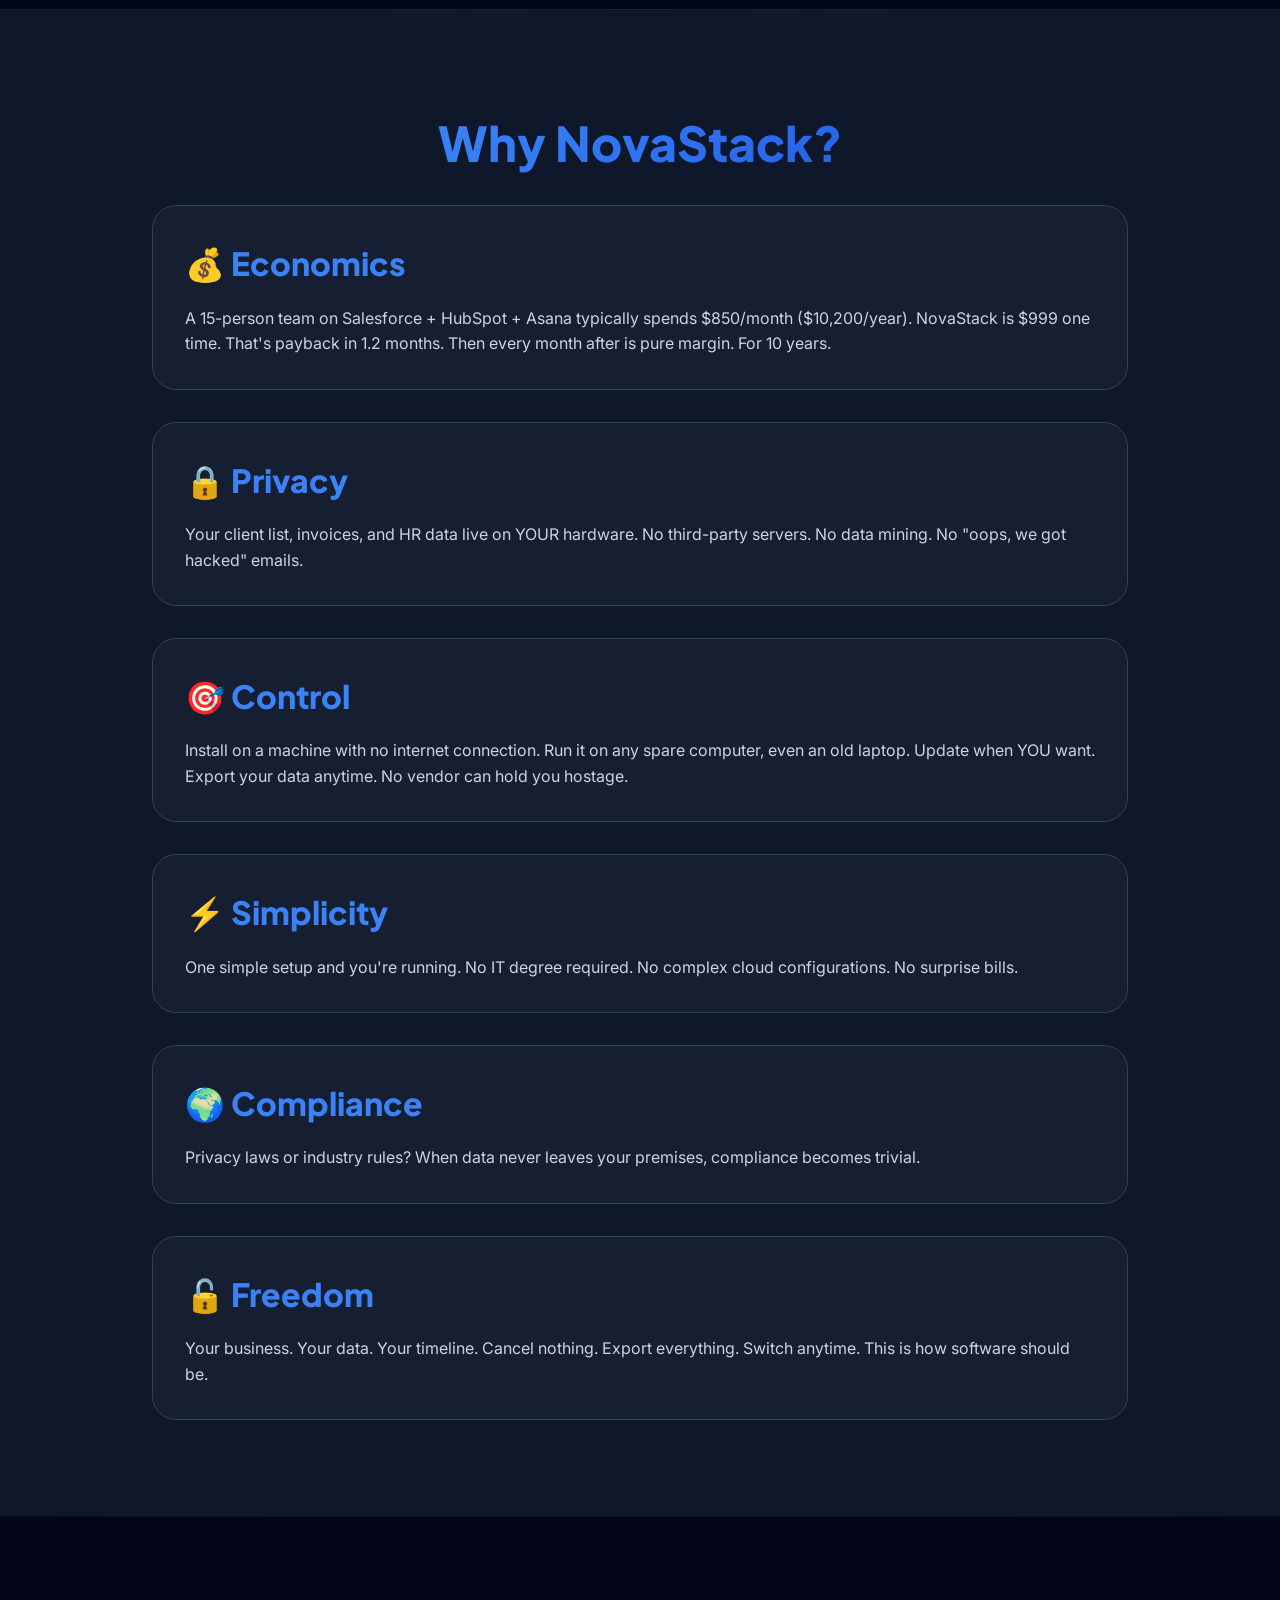
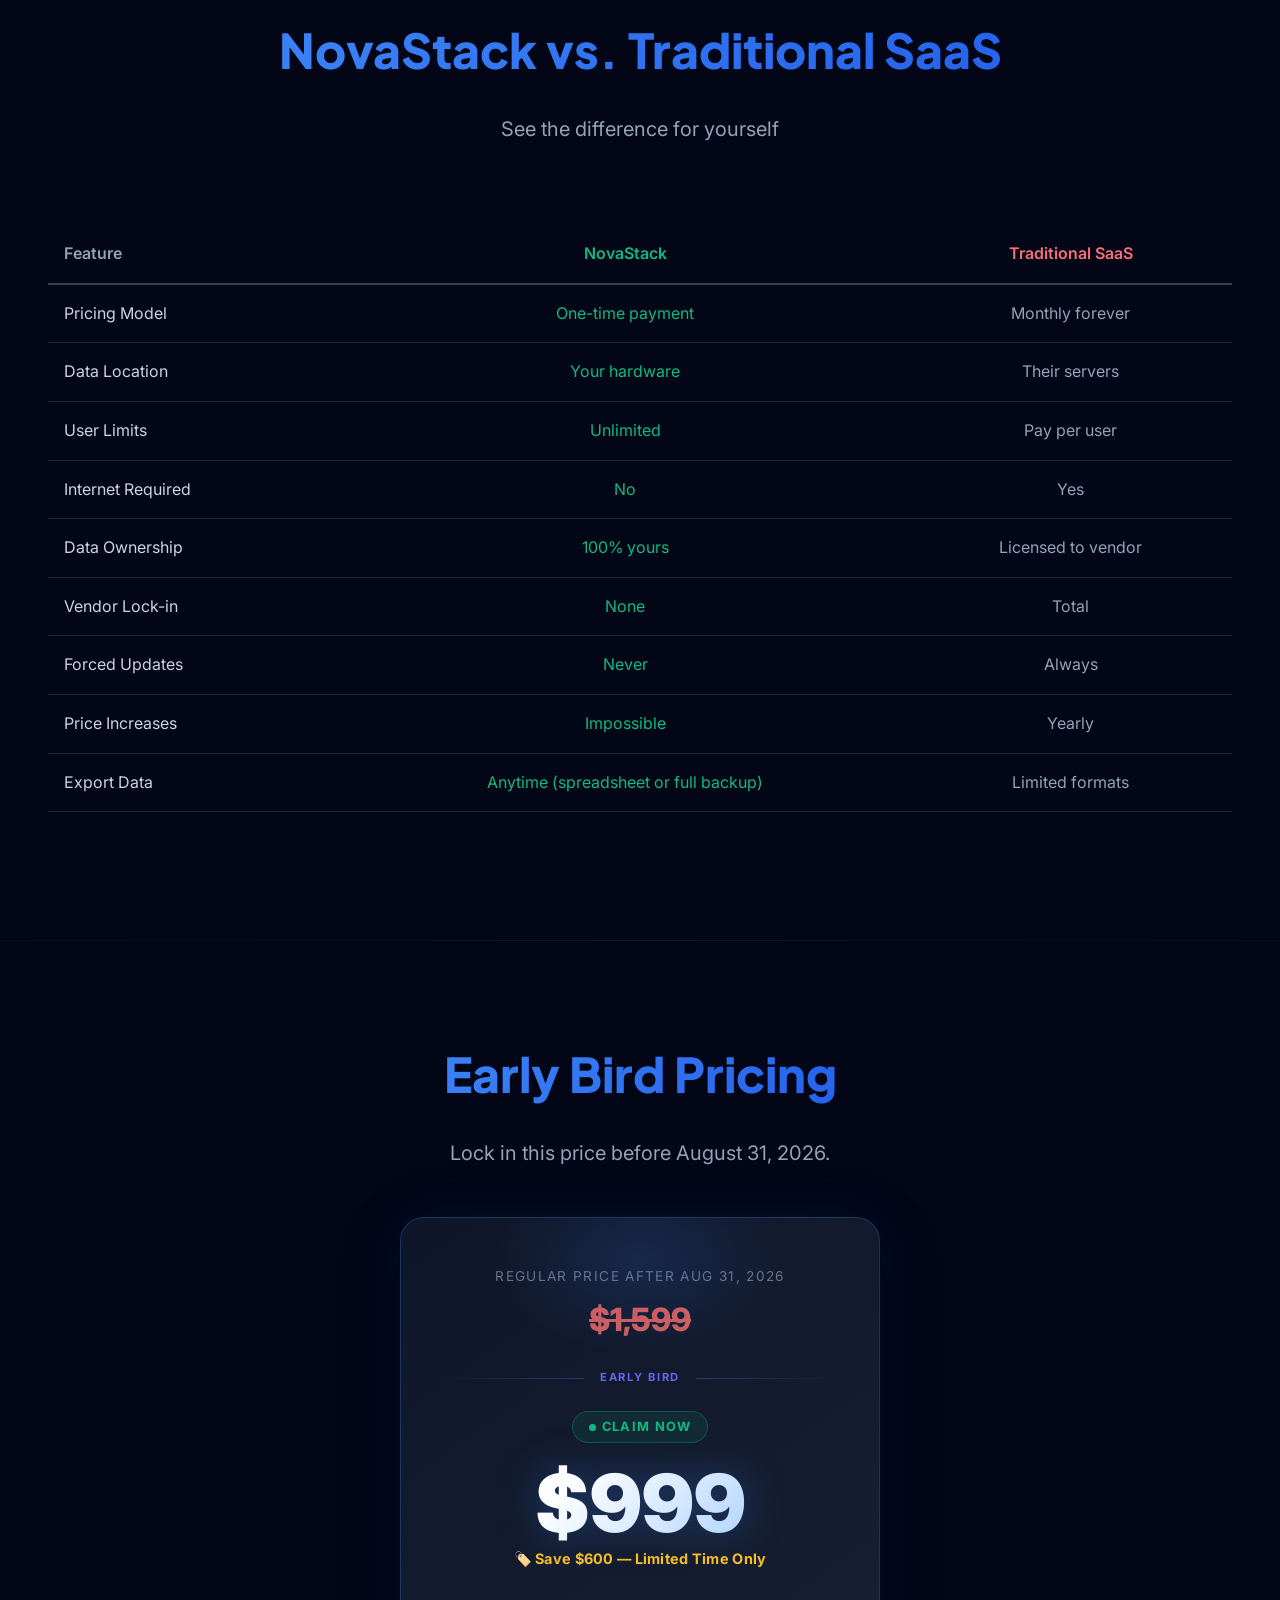
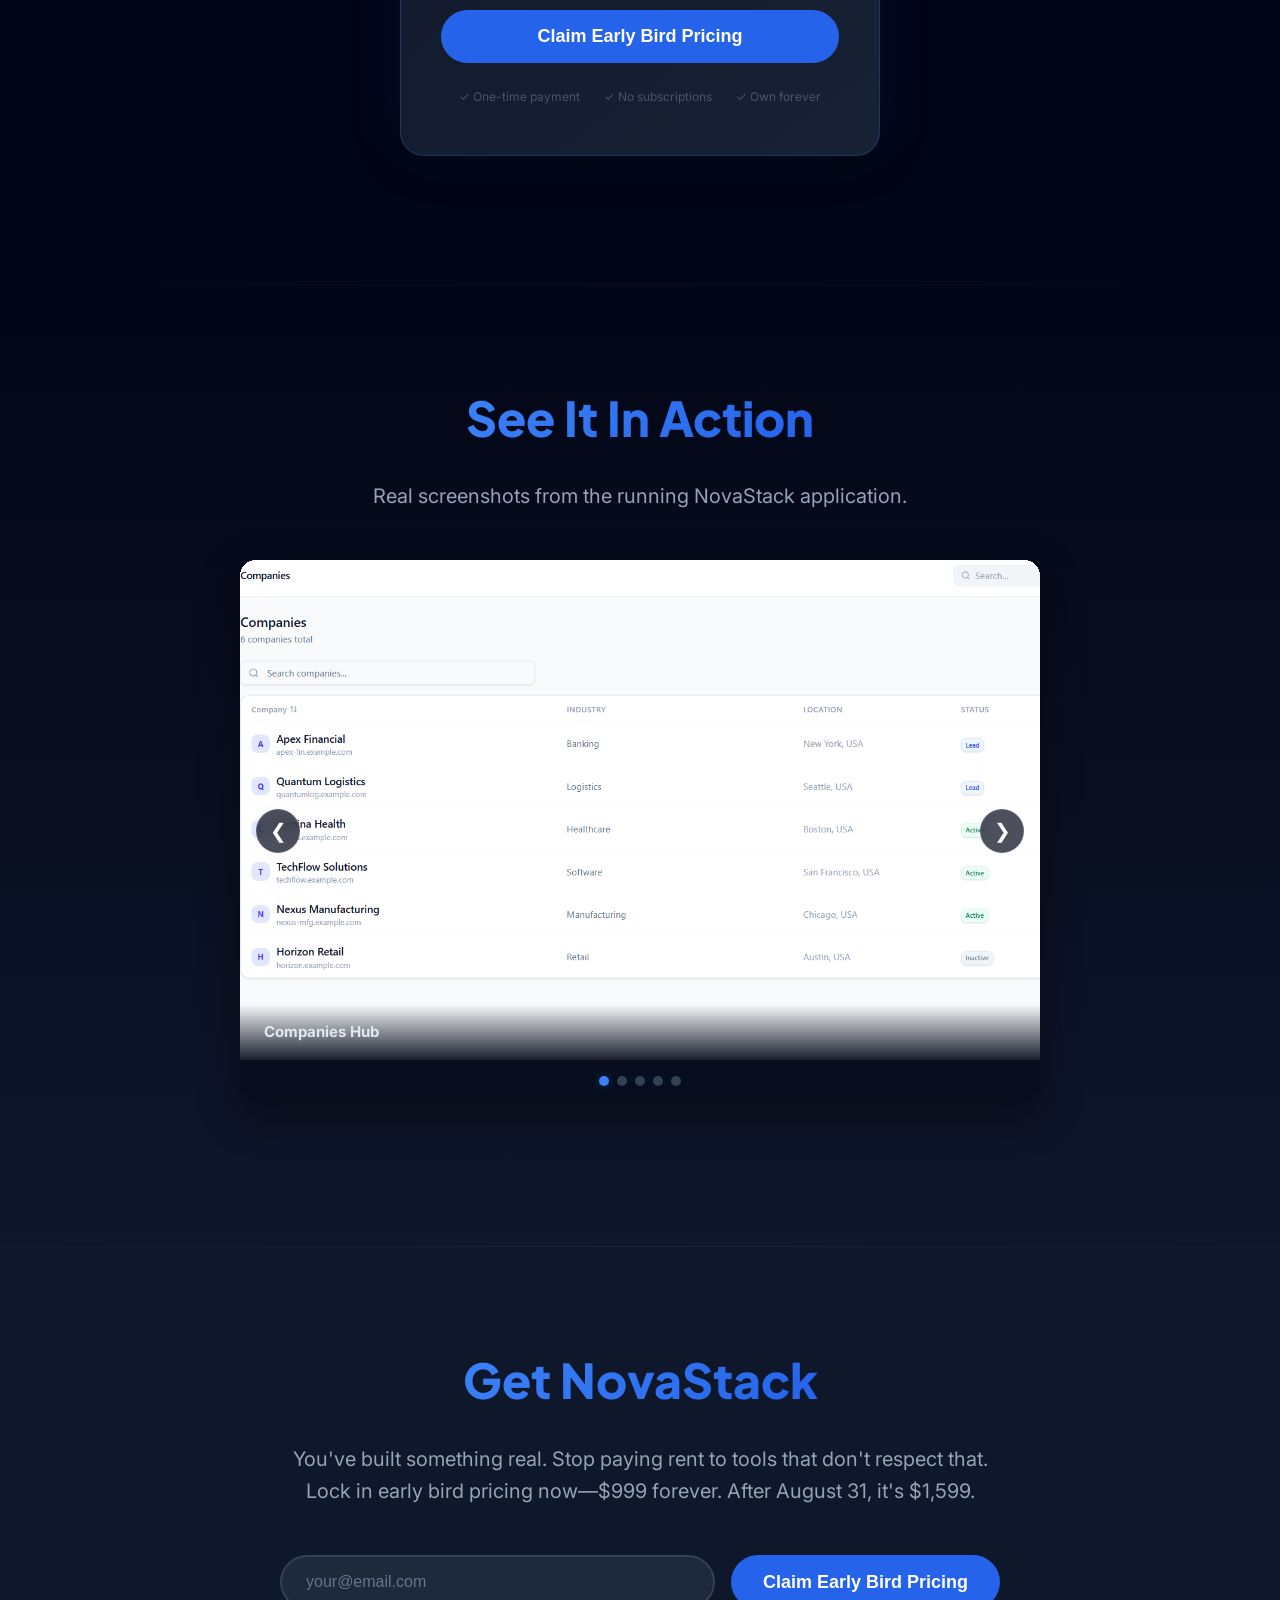
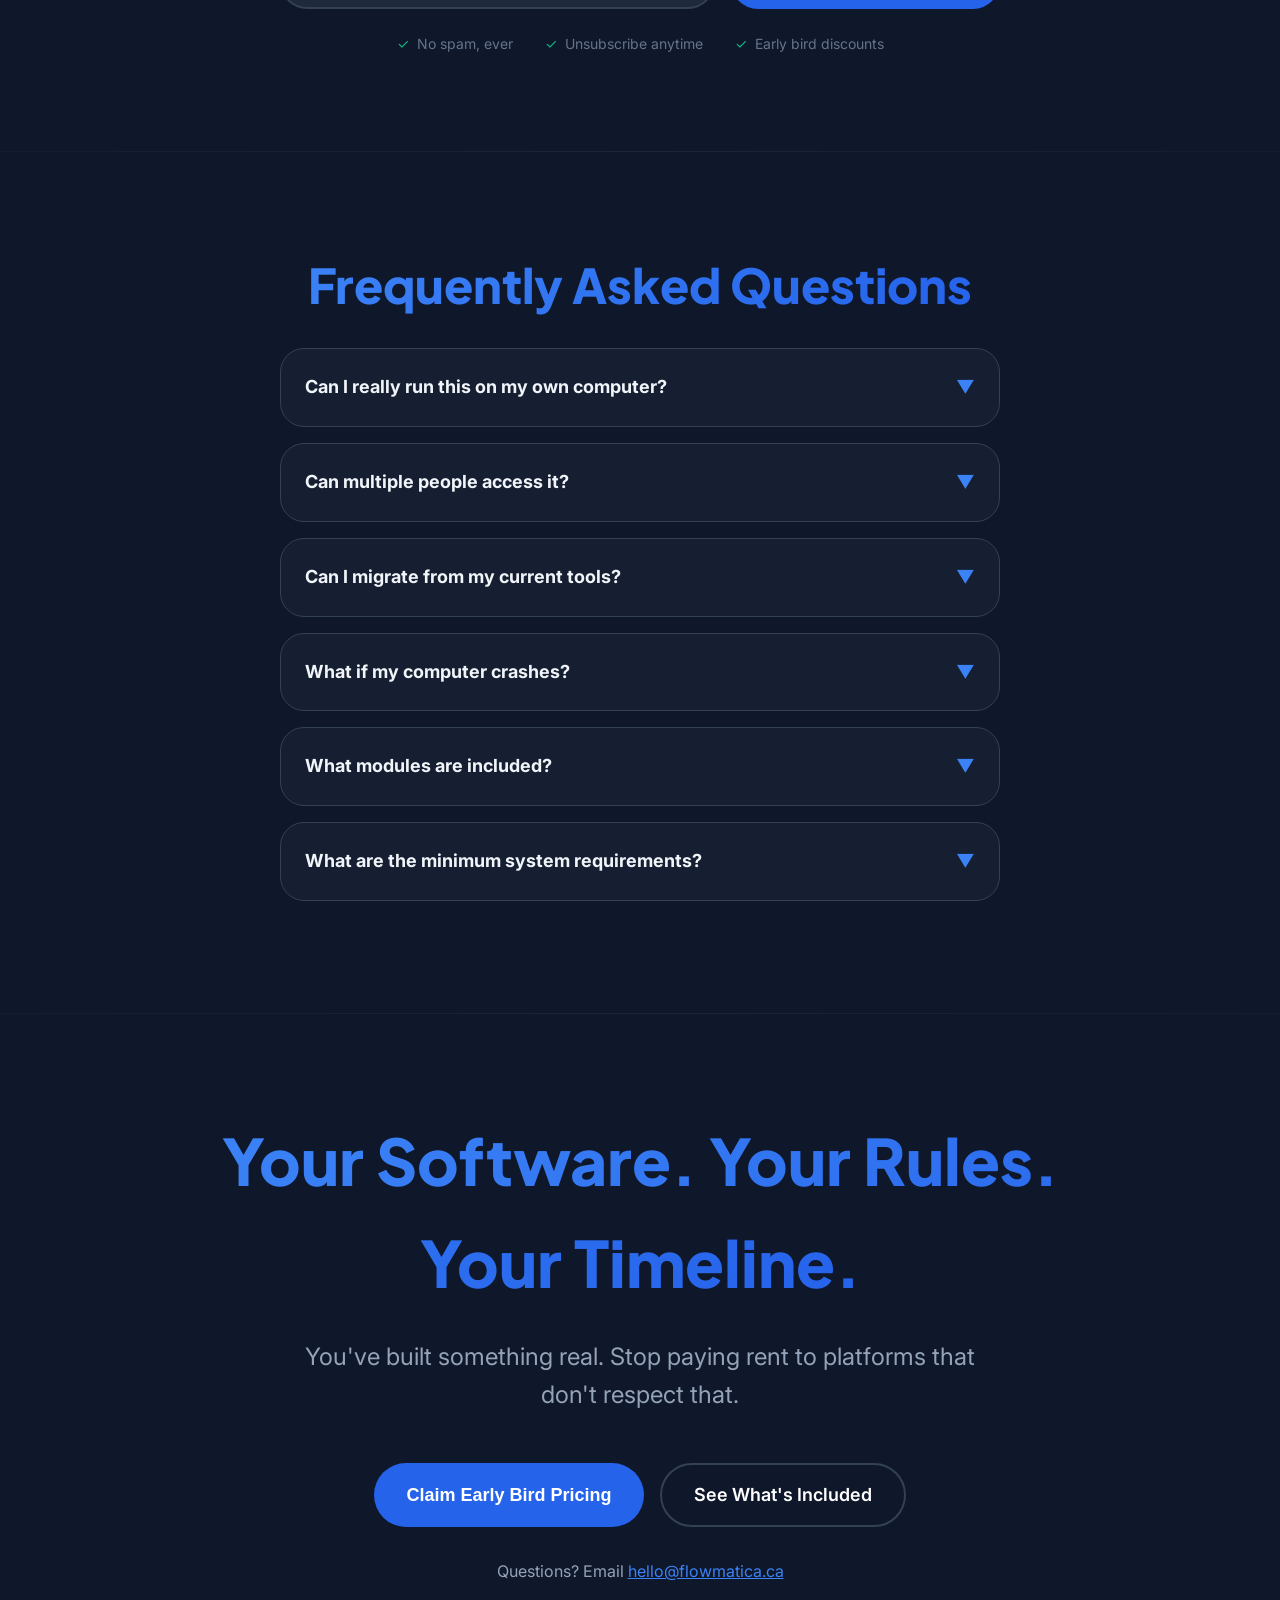
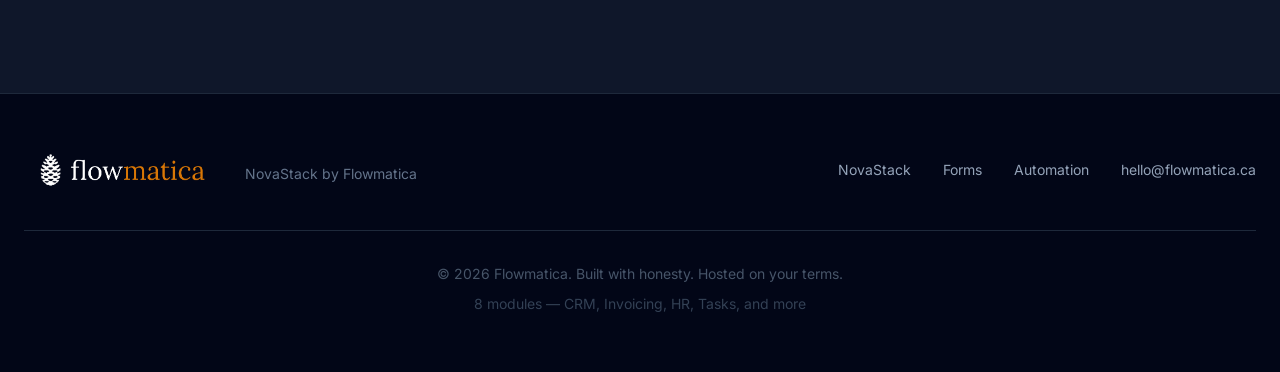
<file: novastack/index.html>
<!DOCTYPE html>
<html lang="en" class="pillar-blue">
<head>
  <meta charset="UTF-8">
  <title>NovaStack by Flowmatica — Business Operating System</title>
  <meta name="viewport" content="width=device-width, initial-scale=1">
  <meta name="description" content="NovaStack: Business software that runs on your own computer — CRM, invoicing, HR, tasks, and more. One payment. Own forever.">
  <meta property="og:title" content="NovaStack — Own Your Software, Pay Once, Keep Forever">
  <meta property="og:description" content="All-in-one business software. CRM, invoicing, HR, tasks, and more. Runs on your hardware. No subscriptions. Early Bird pricing $999.">
  <meta property="og:type" content="website">
  <meta property="og:url" content="https://flowmatica.ca/novastack/">
  <meta name="twitter:card" content="summary_large_image">
  <link rel="icon" href="data:image/svg+xml,<svg xmlns='http://www.w3.org/2000/svg' viewBox='0 0 100 100'><rect width='100' height='100' rx='20' fill='%23020617'/><text x='50' y='72' font-size='60' font-weight='900' text-anchor='middle' fill='%233b82f6'>N</text></svg>">
  <link href="https://fonts.googleapis.com/css2?family=Inter:wght@400;600;700;900&family=Plus+Jakarta+Sans:wght@700;800;900&display=swap" rel="stylesheet">
  <link rel="stylesheet" href="../css/styles.css">
</head>
<body>
  <nav id="nav">
    <div class="nav-content">
      <a href="/" class="logo">
        <img src="/flowmatica-DARK-transparent.png" alt="Flowmatica">
      </a>
      <div class="nav-links">
        <a href="/novastack/" class="active">NovaStack</a>
        <a href="/forms/">Forms</a>
        <a href="/automation/">Automation</a>
        <button class="btn btn-primary btn-shimmer" onclick="scrollToSignup()">Contact</button>
      </div>
      <button class="mobile-toggle" onclick="toggleMobile()">&#9776;</button>
    </div>
    <div class="mobile-menu" id="mobile-menu">
      <a href="/novastack/" class="active" onclick="toggleMobile()">NovaStack</a>
      <a href="/forms/" onclick="toggleMobile()">Forms</a>
      <a href="/automation/" onclick="toggleMobile()">Automation</a>
      <button class="btn btn-primary btn-shimmer" style="width: 100%; margin-top: 1rem;" onclick="scrollToSignup(); toggleMobile();">Contact</button>
    </div>
  </nav>

  <section class="hero">
    <div class="floating-shapes parallax-shapes">
      <div class="shape shape-1"></div>
      <div class="shape shape-2"></div>
      <div class="shape shape-3"></div>
      <div class="shape shape-4"></div>
      <div class="shape shape-5"></div>
    </div>
    <div class="hero-content">
      <div class="badge reveal">Early Bird Pricing: $999 (closes August 31, 2026)</div>
      <h1 class="reveal reveal-delay-1">
        <span class="gradient-text">Stop Paying Rent for Software.</span>
        <span style="color: #94a3b8; display: block; margin-top: 1.25rem;">Own It Instead.</span>
      </h1>
      <p class="hero-subtitle reveal reveal-delay-2" style="line-height: 2; margin-top: 3rem; margin-bottom: 2.5rem;">
        <strong>You know the feeling:</strong> That moment when Salesforce announces new pricing. When HubSpot's per-seat fees climb another 30%. When you're locked into a platform but need to escape—and can't because your data's held hostage.
      </p>
      <p class="hero-subtitle reveal reveal-delay-2" style="line-height: 2;">
        <strong>NovaStack</strong> is the business OS you buy once and own forever. CRM, invoicing, HR, and everything else in one system. No monthly fees. No price hikes. No vendor trying to upsell you every quarter.
      </p>
      <div class="hero-cta reveal reveal-delay-3">
        <button class="btn btn-primary btn-large btn-shimmer" onclick="scrollToSignup()">Claim Early Bird Pricing</button>
        <a href="#modules" class="btn btn-outline btn-large">See a Live Demo</a>
      </div>
      <div class="stats reveal reveal-delay-4">
        <div class="stat-item">
          <div class="stat-value">$0/mo</div>
          <div class="stat-label">No Monthly Fees</div>
        </div>
        <div class="stat-item">
          <div class="stat-value">Forever</div>
          <div class="stat-label">Own Your Software</div>
        </div>
        <div class="stat-item">
          <div class="stat-value">Once</div>
          <div class="stat-label">Pay Once, Keep Forever</div>
        </div>
      </div>
    </div>
  </section>

  <section class="bg-gradient-1">
    <div class="container">
      <h2><span class="gradient-text reveal">How NovaStack Works</span></h2>
      <p class="section-subtitle reveal reveal-delay-1">Eight integrated tools. One unified database. Unlimited users. One price forever.</p>

      <div class="diagram-container reveal reveal-delay-2" style="position: relative;">
        <style>
          .arch-node {
            transition: all 0.3s cubic-bezier(0.4, 0, 0.2, 1);
          }
          .arch-node:hover {
            transform: translate(var(--hover-dx, 0px), var(--hover-dy, 0px)) scale(1.03);
          }
          #node-dash:hover { --hover-dx: 0px; --hover-dy: -6px; }
          #node-crm:hover { --hover-dx: 4px; --hover-dy: -4px; }
          #node-inv:hover { --hover-dx: 6px; --hover-dy: 0px; }
          #node-int:hover { --hover-dx: 4px; --hover-dy: 4px; }
          #node-hr:hover { --hover-dx: 0px; --hover-dy: 6px; }
          #node-tasks:hover { --hover-dx: -4px; --hover-dy: 4px; }
          #node-prod:hover { --hover-dx: -6px; --hover-dy: 0px; }
          #node-comp:hover { --hover-dx: -4px; --hover-dy: -4px; }

          .arch-node-rect {
            fill: #1e293b;
            stroke: #334155;
            stroke-width: 1.5px;
            transition: all 0.3s ease;
          }
          .arch-node:hover .arch-node-rect {
            stroke: var(--pillar, #3b82f6);
            stroke-width: 2px;
            fill: #0f172a;
            filter: drop-shadow(0 0 12px var(--pillar-glow, rgba(59,130,246,0.35)));
          }
          .arch-node text {
            fill: #94a3b8;
            font-weight: 600;
            transition: fill 0.3s ease;
          }
          .arch-node:hover text {
            fill: #ffffff;
          }
          .arch-line-bg {
            stroke: #1e293b;
            stroke-width: 2;
            opacity: 0.5;
          }
          .arch-line {
            stroke: var(--pillar, #3b82f6);
            stroke-width: 2;
            stroke-dasharray: 6 4;
            animation: flowDash 2s linear infinite;
            opacity: 0.4;
            transition: all 0.3s ease;
          }
          .arch-node-active-line {
            stroke: var(--pillar, #3b82f6) !important;
            stroke-width: 3.5px !important;
            opacity: 1 !important;
            filter: drop-shadow(0 0 6px var(--pillar, #3b82f6)) !important;
          }
          .diagram-info-panel {
            background: rgba(15, 23, 42, 0.6);
            border: 1px solid #1e293b;
            border-radius: 1rem;
            padding: 1.25rem 2rem;
            max-width: 600px;
            margin: 2rem auto 0;
            min-height: 90px;
            display: flex;
            flex-direction: column;
            justify-content: center;
            align-items: center;
            text-align: center;
            transition: all 0.3s ease;
          }
          .diagram-info-title {
            font-weight: 700;
            font-size: 0.95rem;
            color: var(--pillar, #3b82f6);
            text-transform: uppercase;
            letter-spacing: 0.05em;
            margin-bottom: 0.4rem;
          }
          .diagram-info-desc {
            font-size: 0.9rem;
            color: #94a3b8;
            line-height: 1.5;
          }
        </style>
        <svg viewBox="0 0 900 550" fill="none" xmlns="http://www.w3.org/2000/svg">
          <defs>
            <radialGradient id="dbGradient" cx="50%" cy="50%" r="50%">
              <stop offset="0%" stop-color="#1e293b" />
              <stop offset="100%" stop-color="#0f172a" />
            </radialGradient>
          </defs>

          <!-- Connections -->
          <g class="arch-lines">
            <line x1="450" y1="275" x2="450" y2="65" class="arch-line-bg" />
            <line x1="450" y1="275" x2="599" y2="126" class="arch-line-bg" />
            <line x1="450" y1="275" x2="660" y2="275" class="arch-line-bg" />
            <line x1="450" y1="275" x2="599" y2="423" class="arch-line-bg" />
            <line x1="450" y1="275" x2="450" y2="485" class="arch-line-bg" />
            <line x1="450" y1="275" x2="301" y2="423" class="arch-line-bg" />
            <line x1="450" y1="275" x2="240" y2="275" class="arch-line-bg" />
            <line x1="450" y1="275" x2="301" y2="126" class="arch-line-bg" />

            <line x1="450" y1="275" x2="450" y2="65" id="line-dash" class="arch-line" />
            <line x1="450" y1="275" x2="599" y2="126" id="line-crm" class="arch-line" />
            <line x1="450" y1="275" x2="660" y2="275" id="line-inv" class="arch-line" />
            <line x1="450" y1="275" x2="599" y2="423" id="line-int" class="arch-line" />
            <line x1="450" y1="275" x2="450" y2="485" id="line-hr" class="arch-line" />
            <line x1="450" y1="275" x2="301" y2="423" id="line-tasks" class="arch-line" />
            <line x1="450" y1="275" x2="240" y2="275" id="line-prod" class="arch-line" />
            <line x1="450" y1="275" x2="301" y2="126" id="line-comp" class="arch-line" />
          </g>

          <!-- Center Database Node -->
          <g class="svg-node-pulse">
            <circle cx="450" cy="275" r="55" fill="rgba(59, 130, 246, 0.08)" stroke="rgba(59, 130, 246, 0.25)" stroke-width="1.5" />
            <circle cx="450" cy="275" r="45" fill="url(#dbGradient)" stroke="#3b82f6" stroke-width="2" />
            <path d="M438 263c0-3.3 5.4-6 12-6s12 2.7 12 6-5.4 6-12 6-12-2.7-12-6zm0 6c0 3.3 5.4 6 12 6s12-2.7 12-6v4c0 3.3-5.4 6-12 6s-12-2.7-12-6v-4zm0 6c0 3.3 5.4 6 12 6s12-2.7 12-6v4c0 3.3-5.4 6-12 6s-12-2.7-12-6v-4z" fill="#3b82f6" stroke="#3b82f6" stroke-width="1" />
            <text x="450" y="293" text-anchor="middle" fill="#94a3b8" font-size="10" font-weight="700" letter-spacing="0.05em">LOCAL DB</text>
          </g>

          <!-- Modules -->
          <g class="arch-node" id="node-dash" style="cursor: pointer;">
            <rect x="375" y="40" width="150" height="50" rx="12" class="arch-node-rect" />
            <text x="450" y="70" text-anchor="middle" font-size="13">📊 Dashboard</text>
          </g>

          <g class="arch-node" id="node-crm" style="cursor: pointer;">
            <rect x="524" y="101" width="150" height="50" rx="12" class="arch-node-rect" />
            <text x="599" y="131" text-anchor="middle" font-size="13">🧠 CRM</text>
          </g>

          <g class="arch-node" id="node-inv" style="cursor: pointer;">
            <rect x="585" y="250" width="150" height="50" rx="12" class="arch-node-rect" />
            <text x="660" y="280" text-anchor="middle" font-size="13">📄 Invoices</text>
          </g>

          <g class="arch-node" id="node-int" style="cursor: pointer;">
            <rect x="524" y="398" width="150" height="50" rx="12" class="arch-node-rect" />
            <text x="599" y="428" text-anchor="middle" font-size="13">📋 Intake</text>
          </g>

          <g class="arch-node" id="node-hr" style="cursor: pointer;">
            <rect x="375" y="460" width="150" height="50" rx="12" class="arch-node-rect" />
            <text x="450" y="490" text-anchor="middle" font-size="13">⚖️ HR Ops</text>
          </g>

          <g class="arch-node" id="node-tasks" style="cursor: pointer;">
            <rect x="226" y="398" width="150" height="50" rx="12" class="arch-node-rect" />
            <text x="301" y="428" text-anchor="middle" font-size="13">✅ Tasks</text>
          </g>

          <g class="arch-node" id="node-prod" style="cursor: pointer;">
            <rect x="165" y="250" width="150" height="50" rx="12" class="arch-node-rect" />
            <text x="240" y="280" text-anchor="middle" font-size="13">📦 Products</text>
          </g>

          <g class="arch-node" id="node-comp" style="cursor: pointer;">
            <rect x="226" y="101" width="150" height="50" rx="12" class="arch-node-rect" />
            <text x="301" y="131" text-anchor="middle" font-size="13">🏢 Companies</text>
          </g>
        </svg>

        <!-- Interactive Info Box -->
        <div class="diagram-info-panel">
          <div class="diagram-info-title" id="diag-info-title">💡 Unified Operating System</div>
          <div class="diagram-info-desc" id="diag-info-desc">Hover over any module to see how it writes to and reads from the shared, local SQLite database.</div>
        </div>
      </div>

      <div class="text-center reveal reveal-delay-3">
        <p style="color: #94a3b8; font-size: 0.875rem;">One simple setup. All modules. One backup file.</p>
      </div>
    </div>
  </section>

  <section id="modules" class="bg-dark">
    <div class="container">
      <h2><span class="gradient-text reveal">Eight Modules. One System.</span></h2>
      <p class="section-subtitle reveal reveal-delay-1">Everything your business needs, unified under one roof.</p>

      <div class="card-grid">
        <div class="card card-glow reveal reveal-delay-1">
          <h3 style="color: var(--pillar, #3b82f6);">&#x1f4ca; Command Center Dashboard</h3>
          <p style="color: #cbd5e1;">See your entire business in one glance: revenue pipeline, overdue tasks, team workload, and cash at risk. No more context-switching between apps to answer "What's happening today?"</p>
        </div>
        <div class="card card-glow reveal reveal-delay-2">
          <h3 style="color: var(--pillar, #3b82f6);">&#x1f3e2; Companies Hub</h3>
          <p style="color: #cbd5e1;">Company-centered view. Every deal, contact, invoice, and task linked in one place. Know everything about each relationship at a glance.</p>
        </div>
        <div class="card card-glow reveal reveal-delay-3">
          <h3 style="color: var(--pillar, #3b82f6);">&#x1f9e0; CRM</h3>
          <p style="color: #cbd5e1;">Manage deals without Salesforce's complexity. Visual board, auto-logged interactions, deal pipeline with clear stages. That's it. No bloat.</p>
        </div>
        <div class="card card-glow reveal reveal-delay-4">
          <h3 style="color: var(--pillar, #3b82f6);">&#x1f4c4; Invoices</h3>
          <p style="color: #cbd5e1;">Create and send invoices in seconds. Product catalog integration. Email templates. Deal-to-invoice in one click.</p>
        </div>
        <div class="card card-glow reveal reveal-delay-1">
          <h3 style="color: var(--pillar, #3b82f6);">&#x2696; HR Operations</h3>
          <p style="color: #cbd5e1;">PTO, expenses, hardware requests—all through custom forms. Auto-routing approvals. Built-in analytics dashboard. Stop hunting through Slack threads.</p>
        </div>
        <div class="card card-glow reveal reveal-delay-2">
          <h3 style="color: var(--pillar, #3b82f6);">&#x1f4cb; Intake Management</h3>
          <p style="color: #cbd5e1;">Internal/external forms. Auto-approval workflows. One-click conversion to deals. Stop hunting through email for submissions.</p>
        </div>
        <div class="card card-glow reveal reveal-delay-3">
          <h3 style="color: var(--pillar, #3b82f6);">&#x2705; Tasks</h3>
          <p style="color: #cbd5e1;">Assignable tasks with priority levels, due dates, status tracking. Linked to companies, contacts, and deals for full context.</p>
        </div>
        <div class="card card-glow reveal reveal-delay-4">
          <h3 style="color: var(--pillar, #3b82f6);">&#x1f4e6; Products</h3>
          <p style="color: #cbd5e1;">Product catalog with name, SKU, price, description. Feeds directly into invoices. One source of truth.</p>
        </div>
      </div>
    </div>
  </section>

  <section class="bg-gradient-2">
    <div class="container">
      <h2><span class="gradient-text reveal">Your Data Where It Belongs — In Your Hands</span></h2>
      <p class="section-subtitle reveal reveal-delay-1">No tech degree required. Just business software that works for you.</p>

      <div class="card-grid" style="grid-template-columns: repeat(auto-fit, minmax(260px, 1fr));">
        <div class="card card-glow reveal reveal-delay-1">
          <div style="font-size: 2rem; margin-bottom: 0.5rem;">⚡</div>
          <h3 style="color: var(--pillar, #3b82f6);">One Command to Start</h3>
          <p style="color: #cbd5e1;">If you can run a program, you can run NovaStack. No IT degree required.</p>
        </div>
        <div class="card card-glow reveal reveal-delay-2">
          <div style="font-size: 2rem; margin-bottom: 0.5rem;">🏠</div>
          <h3 style="color: var(--pillar, #3b82f6);">Runs on Your Computer</h3>
          <p style="color: #cbd5e1;">Windows, Mac, or Linux. Use the machine you already have.</p>
        </div>
        <div class="card card-glow reveal reveal-delay-3">
          <div style="font-size: 2rem; margin-bottom: 0.5rem;">🔒</div>
          <h3 style="color: var(--pillar, #3b82f6);">Your Data Stays Yours</h3>
          <p style="color: #cbd5e1;">Everything lives on your machine. No cloud. No third-party servers.</p>
        </div>
        <div class="card card-glow reveal reveal-delay-4">
          <div style="font-size: 2rem; margin-bottom: 0.5rem;">💾</div>
          <h3 style="color: var(--pillar, #3b82f6);">Simple Backup</h3>
          <p style="color: #cbd5e1;">Your entire database is one file. Copy it to a USB stick. Done.</p>
        </div>
        <div class="card card-glow reveal reveal-delay-1">
          <div style="font-size: 2rem; margin-bottom: 0.5rem;">📡</div>
          <h3 style="color: var(--pillar, #3b82f6);">Works Without Internet</h3>
          <p style="color: #cbd5e1;">No internet? No problem. NovaStack runs on your local network.</p>
        </div>
        <div class="card card-glow reveal reveal-delay-2">
          <div style="font-size: 2rem; margin-bottom: 0.5rem;">👥</div>
          <h3 style="color: var(--pillar, #3b82f6);">Unlimited Users</h3>
          <p style="color: #cbd5e1;">Add 5 users or 500. No per-seat fees. Ever.</p>
        </div>
        <div class="card card-glow reveal reveal-delay-3">
          <div style="font-size: 2rem; margin-bottom: 0.5rem;">🚀</div>
          <h3 style="color: var(--pillar, #3b82f6);">Fast & Private</h3>
          <p style="color: #cbd5e1;">Runs locally on your hardware. No waiting on cloud servers. No one else sees your data.</p>
        </div>
        <div class="card card-glow reveal reveal-delay-4">
          <div style="font-size: 2rem; margin-bottom: 0.5rem;">🎯</div>
          <h3 style="color: var(--pillar, #3b82f6);">Built for Small Business</h3>
          <p style="color: #cbd5e1;">Not bloated enterprise software. Just what you need, nothing you don't.</p>
        </div>
      </div>
    </div>
  </section>

  <section class="bg-dark">
    <div class="container-md">
      <h2><span class="gradient-text reveal">Why NovaStack?</span></h2>

      <div style="display: grid; gap: 2rem;">
        <div class="card card-glow reveal reveal-delay-1">
          <h3 style="color: var(--pillar, #fbbf24);">&#x1f4b0; Economics</h3>
          <p style="color: #cbd5e1;">A 15-person team on Salesforce + HubSpot + Asana typically spends $850/month ($10,200/year). NovaStack is $999 one time. That's payback in 1.2 months. Then every month after is pure margin. For 10 years.</p>
        </div>
        <div class="card card-glow reveal reveal-delay-2">
          <h3 style="color: var(--pillar, #fbbf24);">&#x1f512; Privacy</h3>
          <p style="color: #cbd5e1;">Your client list, invoices, and HR data live on YOUR hardware. No third-party servers. No data mining. No "oops, we got hacked" emails.</p>
        </div>
        <div class="card card-glow reveal reveal-delay-3">
          <h3 style="color: var(--pillar, #fbbf24);">&#x1f3af; Control</h3>
          <p style="color: #cbd5e1;">Install on a machine with no internet connection. Run it on any spare computer, even an old laptop. Update when YOU want. Export your data anytime. No vendor can hold you hostage.</p>
        </div>
        <div class="card card-glow reveal reveal-delay-4">
          <h3 style="color: var(--pillar, #fbbf24);">&#x26a1; Simplicity</h3>
          <p style="color: #cbd5e1;">One simple setup and you're running. No IT degree required. No complex cloud configurations. No surprise bills.</p>
        </div>
        <div class="card card-glow reveal reveal-delay-5">
          <h3 style="color: var(--pillar, #fbbf24);">&#x1f30d; Compliance</h3>
          <p style="color: #cbd5e1;">Privacy laws or industry rules? When data never leaves your premises, compliance becomes trivial.</p>
        </div>
        <div class="card card-glow reveal">
          <h3 style="color: var(--pillar, #fbbf24);">&#x1f513; Freedom</h3>
          <p style="color: #cbd5e1;">Your business. Your data. Your timeline. Cancel nothing. Export everything. Switch anytime. This is how software should be.</p>
        </div>
      </div>
    </div>
  </section>

  <section class="bg-darker">
    <div class="container">
      <h2><span class="gradient-text reveal">NovaStack vs. Traditional SaaS</span></h2>
      <p class="section-subtitle reveal reveal-delay-1">See the difference for yourself</p>

      <div style="overflow-x: auto;">
        <table class="reveal reveal-delay-2">
          <thead>
            <tr>
              <th style="color: #94a3b8;">Feature</th>
              <th class="table-good">NovaStack</th>
              <th style="color: #f87171;">Traditional SaaS</th>
            </tr>
          </thead>
          <tbody>
            <tr><td style="color: #cbd5e1;">Pricing Model</td><td class="table-good">One-time payment</td><td class="table-neutral">Monthly forever</td></tr>
            <tr><td style="color: #cbd5e1;">Data Location</td><td class="table-good">Your hardware</td><td class="table-neutral">Their servers</td></tr>
            <tr><td style="color: #cbd5e1;">User Limits</td><td class="table-good">Unlimited</td><td class="table-neutral">Pay per user</td></tr>
            <tr><td style="color: #cbd5e1;">Internet Required</td><td class="table-good">No</td><td class="table-neutral">Yes</td></tr>
            <tr><td style="color: #cbd5e1;">Data Ownership</td><td class="table-good">100% yours</td><td class="table-neutral">Licensed to vendor</td></tr>
            <tr><td style="color: #cbd5e1;">Vendor Lock-in</td><td class="table-good">None</td><td class="table-neutral">Total</td></tr>
            <tr><td style="color: #cbd5e1;">Forced Updates</td><td class="table-good">Never</td><td class="table-neutral">Always</td></tr>
            <tr><td style="color: #cbd5e1;">Price Increases</td><td class="table-good">Impossible</td><td class="table-neutral">Yearly</td></tr>
            <tr><td style="color: #cbd5e1;">Export Data</td><td class="table-good">Anytime (spreadsheet or full backup)</td><td class="table-neutral">Limited formats</td></tr>
          </tbody>
        </table>
      </div>
    </div>
  </section>

<section class="bg-darker">
    <div class="container-md">
      <h2><span class="gradient-text reveal">Early Bird Pricing</span></h2>
      <p class="section-subtitle reveal reveal-delay-1">Lock in this price before August 31, 2026.</p>

      <div class="reveal reveal-delay-2" style="
          max-width: 480px;
          margin: 2rem auto;
          padding: 3rem 2.5rem;
          background: linear-gradient(145deg, rgba(15,23,42,0.95), rgba(30,41,59,0.8));
          border: 1px solid rgba(59,130,246,0.25);
          border-radius: 1.5rem;
          box-shadow: 0 0 60px rgba(59,130,246,0.1), 0 25px 50px rgba(0,0,0,0.5);
          position: relative;
          overflow: hidden;
          text-align: center;
        ">
        <!-- Decorative glow blob -->
        <div style="
          position: absolute; top: -60px; left: 50%; transform: translateX(-50%);
          width: 300px; height: 200px;
          background: radial-gradient(ellipse, rgba(59,130,246,0.15) 0%, transparent 70%);
          pointer-events: none;
        "></div>

        <!-- Regular price label -->
        <p style="color: #64748b; font-size: 0.85rem; text-transform: uppercase; letter-spacing: 0.1em; margin-bottom: 0.4rem;">Regular Price After Aug 31, 2026</p>
        <p style="color: #f87171; font-size: 2rem; font-weight: 800; text-decoration: line-through; opacity: 0.8; margin-bottom: 0;">$1,599</p>

        <!-- Divider -->
        <div style="
          display: flex; align-items: center; gap: 1rem;
          margin: 1.5rem 0;
        ">
          <div style="flex: 1; height: 1px; background: linear-gradient(90deg, transparent, rgba(99,102,241,0.4));"></div>
          <span style="color: #6366f1; font-size: 0.7rem; font-weight: 700; letter-spacing: 0.15em; text-transform: uppercase;">Early Bird</span>
          <div style="flex: 1; height: 1px; background: linear-gradient(90deg, rgba(99,102,241,0.4), transparent);"></div>
        </div>

        <!-- Claim now badge -->
        <div style="
          display: inline-flex; align-items: center; gap: 0.4rem;
          background: rgba(16,185,129,0.1);
          border: 1px solid rgba(16,185,129,0.3);
          border-radius: 999px;
          padding: 0.3rem 1rem;
          margin-bottom: 1.25rem;
        ">
          <span style="width: 7px; height: 7px; background: #10b981; border-radius: 50%; display: inline-block; animation: pulse 1.5s ease-in-out infinite;"></span>
          <span style="color: #10b981; font-size: 0.8rem; font-weight: 700; text-transform: uppercase; letter-spacing: 0.1em;">Claim Now</span>
        </div>

        <!-- Price -->
        <p style="
          font-size: 5rem;
          font-weight: 900;
          line-height: 1;
          margin-bottom: 0.25rem;
          background: linear-gradient(135deg, #ffffff 30%, #93c5fd 100%);
          -webkit-background-clip: text;
          -webkit-text-fill-color: transparent;
          background-clip: text;
          filter: drop-shadow(0 0 20px rgba(59,130,246,0.3));
        ">$999</p>

        <!-- Savings tag -->
        <p style="color: #fbbf24; font-size: 0.9rem; font-weight: 700; margin-bottom: 2.5rem; letter-spacing: 0.02em;">
          🏷️ Save $600 — Limited Time Only
        </p>

        <button class="btn btn-primary btn-large btn-shimmer" onclick="scrollToSignup()" style="width: 100%;">Claim Early Bird Pricing</button>

        <!-- Footer note -->
        <div style="margin-top: 1.5rem; display: flex; justify-content: center; gap: 1.5rem; flex-wrap: wrap;">
          <span style="color: #475569; font-size: 0.75rem;">✓ One-time payment</span>
          <span style="color: #475569; font-size: 0.75rem;">✓ No subscriptions</span>
          <span style="color: #475569; font-size: 0.75rem;">✓ Own forever</span>
        </div>
      </div>
    </div>
  </section>

  <section id="screenshots" class="bg-gradient-1">
    <div class="container">
      <h2><span class="gradient-text reveal">See It In Action</span></h2>
      <p class="section-subtitle reveal reveal-delay-1">Real screenshots from the running NovaStack application.</p>

      <div class="carousel-container reveal reveal-delay-2">
        <div class="carousel-track" id="carousel-track">
          <div class="carousel-slide">
            <a href="../images/companies-page.png" class="lightbox"><img src="../images/companies-page.png" alt="Companies Hub"></a>
            <div class="carousel-caption">Companies Hub</div>
          </div>
          <div class="carousel-slide">
            <a href="../images/crm-contacts.png" class="lightbox"><img src="../images/crm-contacts.png" alt="CRM Contacts"></a>
            <div class="carousel-caption">CRM Contacts</div>
          </div>
          <div class="carousel-slide">
            <a href="../images/crm-deals.png" class="lightbox"><img src="../images/crm-deals.png" alt="CRM Deals / Visual Board"></a>
            <div class="carousel-caption">CRM Deals / Visual Board</div>
          </div>
          <div class="carousel-slide">
            <a href="../images/invoices-page.png" class="lightbox"><img src="../images/invoices-page.png" alt="Invoices"></a>
            <div class="carousel-caption">Invoices</div>
          </div>
          <div class="carousel-slide">
            <a href="../images/hr-page.png" class="lightbox"><img src="../images/hr-page.png" alt="HR Operations"></a>
            <div class="carousel-caption">HR Operations</div>
          </div>
        </div>
        <button class="carousel-arrow carousel-arrow-left" id="carousel-prev" aria-label="Previous">&#10094;</button>
        <button class="carousel-arrow carousel-arrow-right" id="carousel-next" aria-label="Next">&#10095;</button>
        <div class="carousel-dots" id="carousel-dots"></div>
      </div>
    </div>
  </section>

  <section id="signup" class="bg-dark">
    <div class="container-sm">
      <h2><span class="gradient-text reveal">Get NovaStack</span></h2>
      <p class="section-subtitle reveal reveal-delay-1">You've built something real. Stop paying rent to tools that don't respect that. Lock in early bird pricing now—$999 forever. After August 31, it's $1,599.</p>

      <form class="signup-form reveal reveal-delay-2" onsubmit="handleSignup(event)">
        <input type="email" class="email-input" placeholder="your@email.com" required>
        <button type="submit" class="btn btn-primary btn-large btn-shimmer">Claim Early Bird Pricing</button>
      </form>

      <div class="signup-benefits reveal reveal-delay-3">
        <div class="benefit-item"><span style="color: #10b981;">&#x2713;</span> No spam, ever</div>
        <div class="benefit-item"><span style="color: #10b981;">&#x2713;</span> Unsubscribe anytime</div>
        <div class="benefit-item"><span style="color: #10b981;">&#x2713;</span> Early bird discounts</div>
      </div>

      <div class="success-message" id="success-message">
        <p style="color: #10b981; font-weight: 700; margin-bottom: 0.5rem;">&#x1f389; You're on the list!</p>
        <p style="color: #cbd5e1;">Check your email for confirmation and your early bird discount code.</p>
      </div>
    </div>
  </section>

  <section id="faq" class="bg-dark">
    <div class="container-sm">
      <h2><span class="gradient-text reveal">Frequently Asked Questions</span></h2>

      <details class="reveal reveal-delay-1"><summary>Can I really run this on my own computer?</summary><p>Yes! NovaStack runs on any computer — Windows, Mac, or Linux. Even an old laptop or small dedicated machine works great. No cloud accounts required.</p></details>
      <details class="reveal reveal-delay-2"><summary>Can multiple people access it?</summary><p>Yes! Install it on a computer on your network and everyone connects to it. You control who sees what — admin, HR, or regular user. No per-user fees. Ever.</p></details>
      <details class="reveal reveal-delay-3"><summary>Can I migrate from my current tools?</summary><p>Yes! NovaStack includes import/export tools for contacts, deals, and invoices. Migration guides for popular platforms are in development.</p></details>
      <details class="reveal reveal-delay-5"><summary>What if my computer crashes?</summary><p>Everything is stored in a single database file. Back it up to anywhere (USB drive, external hard drive, or wherever you like). Restore takes 30 seconds. It's just a file.</p></details>
      <details class="reveal"><summary>What modules are included?</summary><p>Dashboard (Command Center), Companies Hub, CRM (contacts + deals + visual board), Invoices, Products, Intake Management, HR Operations, Tasks, Settings, and a built-in Help Center.</p></details>
      <details class="reveal"><summary>What are the minimum system requirements?</summary><p>Any modern computer: 2GB RAM minimum (4GB recommended), 500MB disk space, any modern CPU. Even an old laptop or small dedicated machine works great.</p></details>
    </div>
  </section>

  <section class="bg-dark">
    <div class="container-md text-center">
      <h2 style="font-size: clamp(2.5rem, 6vw, 4rem); margin-bottom: 1.5rem;" class="reveal">
        <span class="gradient-text">Your Software. Your Rules.<br>Your Timeline.</span>
      </h2>
      <p style="font-size: clamp(1.25rem, 3vw, 1.5rem); color: #94a3b8; margin-bottom: 3rem; max-width: 700px; margin-left: auto; margin-right: auto;" class="reveal reveal-delay-1">
        You've built something real. Stop paying rent to platforms that don't respect that.
      </p>
      <div style="display: flex; gap: 1rem; justify-content: center; flex-wrap: wrap; margin-bottom: 2rem;" class="reveal reveal-delay-2">
        <button class="btn btn-primary btn-large btn-shimmer" onclick="scrollToSignup()">Claim Early Bird Pricing</button>
        <a href="#modules" class="btn btn-outline btn-large">See What's Included</a>
      </div>
      <div style="color: #94a3b8;" class="reveal reveal-delay-3">
        <p style="margin-bottom: 0.75rem;">Questions? Email <a href="mailto:hello@flowmatica.ca" style="color: var(--pillar, #f59e0b); text-decoration: underline;">hello@flowmatica.ca</a></p>
      </div>
    </div>
  </section>

  <footer>
    <div class="footer-content">
      <div style="display: flex; align-items: center; gap: 1.5rem; flex-wrap: nowrap;">
        <a href="/" class="logo">
          <img src="/flowmatica-DARK-transparent.png" alt="Flowmatica">
        </a>
        <span style="color: #64748b; font-size: 0.875rem; transform: translateY(4px);">NovaStack by Flowmatica</span>
      </div>
      <div class="footer-links">
        <a href="/novastack/">NovaStack</a>
        <a href="/forms/">Forms</a>
        <a href="/automation/">Automation</a>
        <a href="mailto:hello@flowmatica.ca">hello@flowmatica.ca</a>
      </div>
    </div>
    <div class="footer-bottom">
      <p>&copy; 2026 Flowmatica. Built with honesty. Hosted on your terms.</p>
      <p style="color: #334155;">8 modules — CRM, Invoicing, HR, Tasks, and more</p>
    </div>
  </footer>

  <script>
    document.addEventListener('DOMContentLoaded', function() {
      const nodes = document.querySelectorAll('.arch-node');
      const infoTitle = document.getElementById('diag-info-title');
      const infoDesc = document.getElementById('diag-info-desc');
      
      const descriptions = {
        'node-dash': {
          title: '📊 Command Center Dashboard',
          desc: 'Aggregates real-time KPIs, tasks, HR operations, and pipeline metrics directly from the unified SQLite database.'
        },
        'node-crm': {
          title: '🧠 CRM Module',
          desc: 'Saves pipelines, deal logs, and customer interactions to the database, ensuring single-source deal management.'
        },
        'node-inv': {
          title: '📄 Invoices Engine',
          desc: 'Links to Products catalog and Companies hub, issuing bills and updating financial status instantly.'
        },
        'node-int': {
          title: '📋 Intake Management',
          desc: 'Captures external leads and requests via local forms, auto-creating entries in the core database.'
        },
        'node-hr': {
          title: '⚖️ HR Operations',
          desc: 'Manages PTO balances, expense approvals, and staff records securely within your local encrypted volume.'
        },
        'node-tasks': {
          title: '✅ Tasks Planner',
          desc: 'Maintains assignable, contextual tasks linked directly to companies, contacts, and invoices.'
        },
        'node-prod': {
          title: '📦 Products Catalog',
          desc: 'Serves standard SKUs, descriptions, and pricing directly into deal boards and invoice builders.'
        },
        'node-comp': {
          title: '🏢 Companies Hub',
          desc: 'The master relational node connecting deals, invoices, and communication history to specific clients.'
        }
      };

      nodes.forEach(node => {
        const id = node.id;
        const lineId = 'line-' + id.split('-')[1];
        const line = document.getElementById(lineId);
        
        node.addEventListener('mouseenter', () => {
          if (line) line.classList.add('arch-node-active-line');
          if (descriptions[id]) {
            infoTitle.textContent = descriptions[id].title;
            infoDesc.textContent = descriptions[id].desc;
          }
        });
        
        node.addEventListener('mouseleave', () => {
          if (line) line.classList.remove('arch-node-active-line');
          infoTitle.textContent = '💡 Unified Operating System';
          infoDesc.textContent = 'Hover over any module to see how it writes to and reads from the shared, local SQLite database.';
        });
      });
    });
  </script>
  <script src="../js/main.js"></script>
</body>
</html>
</file>
<file: css/styles.css>
* {
  margin: 0;
  padding: 0;
  box-sizing: border-box;
}

body {
  font-family: 'Inter', -apple-system, BlinkMacSystemFont, 'Segoe UI', sans-serif;
  background: #020617;
  color: #f1f5f9;
  line-height: 1.6;
  -webkit-font-smoothing: antialiased;
  overflow-x: hidden;
}

body::after {
  content: '';
  position: fixed;
  inset: 0;
  pointer-events: none;
  z-index: 9999;
  opacity: 0.015;
  background-image: url("data:image/svg+xml,%3Csvg viewBox='0 0 256 256' xmlns='http://www.w3.org/2000/svg'%3E%3Cfilter id='n'%3E%3CfeTurbulence type='fractalNoise' baseFrequency='0.85' numOctaves='4' stitchTiles='stitch'/%3E%3C/filter%3E%3Crect width='100%25' height='100%25' filter='url(%23n)'/%3E%3C/svg%3E");
  background-repeat: repeat;
  background-size: 256px 256px;
}

html {
  scroll-behavior: smooth;
}

.container {
  max-width: 1280px;
  margin: 0 auto;
  padding: 0 1.5rem;
}

.container-sm {
  max-width: 768px;
  margin: 0 auto;
  padding: 0 1.5rem;
}

.container-md {
  max-width: 1024px;
  margin: 0 auto;
  padding: 0 1.5rem;
}

/* Pillar Color Variables */
:root {
  --pillar: #f59e0b;
  --pillar-dark: #d97706;
  --pillar-glow: rgba(245, 158, 11, 0.3);
  --pillar-bg: rgba(245, 158, 11, 0.1);
  --pillar-border: rgba(245, 158, 11, 0.3);
}

.pillar-blue {
  --pillar: #3b82f6;
  --pillar-dark: #2563eb;
  --pillar-glow: rgba(59, 130, 246, 0.3);
  --pillar-bg: rgba(59, 130, 246, 0.1);
  --pillar-border: rgba(59, 130, 246, 0.3);
}

.pillar-green {
  --pillar: #10b981;
  --pillar-dark: #059669;
  --pillar-glow: rgba(16, 185, 129, 0.3);
  --pillar-bg: rgba(16, 185, 129, 0.1);
  --pillar-border: rgba(16, 185, 129, 0.3);
}

.pillar-purple {
  --pillar: #8b5cf6;
  --pillar-dark: #7c3aed;
  --pillar-glow: rgba(139, 92, 246, 0.3);
  --pillar-bg: rgba(139, 92, 246, 0.1);
  --pillar-border: rgba(139, 92, 246, 0.3);
}

/* Navigation */
nav {
  position: fixed;
  top: 0;
  width: 100%;
  background: rgba(2, 6, 23, 0.9);
  backdrop-filter: blur(20px);
  border-bottom: 1px solid #1e293b;
  z-index: 1000;
  transition: box-shadow 0.3s;
}

nav.scrolled {
  box-shadow: 0 10px 30px rgba(0,0,0,0.3);
}

.nav-content {
  display: flex;
  justify-content: space-between;
  align-items: center;
  padding: 1rem 1.5rem;
  max-width: 1280px;
  margin: 0 auto;
}

.logo {
  display: flex;
  align-items: center;
  text-decoration: none;
}

.logo img {
  height: 56px;
  width: auto;
  display: block;
}

.nav-links {
  display: flex;
  gap: 2rem;
  align-items: center;
}

.nav-links a {
  color: #f1f5f9;
  text-decoration: none;
  font-size: 0.875rem;
  transition: color 0.3s;
  position: relative;
}

.nav-links a::after {
  content: '';
  position: absolute;
  bottom: -4px;
  left: 0;
  width: 0;
  height: 2px;
  background: var(--pillar, #f59e0b);
  transition: width 0.3s ease;
}

.nav-links a:hover::after,
.nav-links a.active::after {
  width: 100%;
}

.nav-links a:hover,
.nav-links a.active {
  color: var(--pillar, #f59e0b);
}

.btn {
  padding: 0.5rem 1.25rem;
  border-radius: 9999px;
  font-weight: 600;
  font-size: 0.875rem;
  cursor: pointer;
  border: none;
  transition: all 0.3s;
  text-decoration: none;
  display: inline-block;
  position: relative;
  overflow: hidden;
}

.btn-primary {
  background: var(--pillar-dark, #d97706);
  color: white;
}

.btn-primary:hover {
  background: var(--pillar, #f59e0b);
  transform: scale(1.05);
  box-shadow: 0 0 25px var(--pillar-glow, rgba(245, 158, 11, 0.5)), 0 4px 15px rgba(0, 0, 0, 0.3);
}

.btn-secondary {
  background: #1e293b;
  color: white;
  border: 1px solid #334155;
}

.btn-secondary:hover {
  background: #334155;
}

.btn-large {
  padding: 1rem 2rem;
  font-size: 1.125rem;
}

.btn-outline {
  background: transparent;
  border: 2px solid #334155;
  color: white;
}

.btn-outline:hover {
  border-color: var(--pillar, #f59e0b);
  background: var(--pillar-bg, rgba(245, 158, 11, 0.1));
  box-shadow: 0 0 20px var(--pillar-glow, rgba(245, 158, 11, 0.2));
}

.btn-success {
  background: #059669;
}

.btn-success:hover {
  background: #10b981;
}

/* Mobile Menu */
.mobile-toggle {
  display: none;
  background: none;
  border: none;
  color: #cbd5e1;
  font-size: 1.5rem;
  cursor: pointer;
}

.mobile-menu {
  display: none;
  background: #0f172a;
  border-top: 1px solid #1e293b;
  padding: 1rem;
}

.mobile-menu.active {
  display: block;
}

.mobile-menu a {
  display: block;
  padding: 0.75rem;
  color: #f1f5f9;
  text-decoration: none;
  transition: color 0.3s;
}

.mobile-menu a:hover,
.mobile-menu a.active {
  color: var(--pillar, #f59e0b);
}

@media (max-width: 768px) {
  .nav-links {
    display: none;
  }
  .mobile-toggle {
    display: block;
  }
}

/* Hero Section */
.hero {
  min-height: 100vh;
  display: flex;
  align-items: center;
  justify-content: center;
  text-align: center;
  padding: 6rem 1.5rem 4rem;
  position: relative;
  overflow: hidden;
}

.hero::before {
  content: '';
  position: absolute;
  inset: 0;
  background: 
    radial-gradient(circle at 50% 50%, var(--pillar-bg, rgba(245, 158, 11, 0.12)), transparent 50%),
    linear-gradient(rgba(255,255,255,0.015) 1px, transparent 1px),
    linear-gradient(90deg, rgba(255,255,255,0.015) 1px, transparent 1px);
  background-size: 200% 200%, 60px 60px, 60px 60px;
  animation: gradientShift 8s ease infinite;
  pointer-events: none;
}

.hero-content {
  position: relative;
  z-index: 10;
  max-width: 1100px;
  margin: 0 auto;
}

/* Floating Shapes */
.floating-shapes {
  position: absolute;
  inset: 0;
  overflow: hidden;
  pointer-events: none;
  z-index: 1;
}

.shape {
  position: absolute;
  border-radius: 50%;
  opacity: 0.08;
  animation: float 6s ease-in-out infinite;
}

.shape-1 {
  width: 300px;
  height: 300px;
  background: var(--pillar, #f59e0b);
  top: 10%;
  left: 10%;
  animation-delay: 0s;
  animation-duration: 8s;
}

.shape-2 {
  width: 200px;
  height: 200px;
  background: var(--pillar, #f59e0b);
  top: 60%;
  right: 15%;
  animation-delay: 2s;
  animation-duration: 6s;
}

.shape-3 {
  width: 150px;
  height: 150px;
  background: var(--pillar, #f59e0b);
  bottom: 20%;
  left: 25%;
  animation-delay: 4s;
  animation-duration: 10s;
}

.shape-4 {
  width: 100px;
  height: 100px;
  background: var(--pillar, #f59e0b);
  top: 30%;
  right: 30%;
  animation-delay: 1s;
  animation-duration: 7s;
}

.shape-5 {
  width: 250px;
  height: 250px;
  background: var(--pillar, #f59e0b);
  bottom: 10%;
  right: 10%;
  animation-delay: 3s;
  animation-duration: 9s;
}

.badge {
  display: inline-block;
  padding: 0.5rem 1rem;
  background: var(--pillar-bg, rgba(217, 119, 6, 0.1));
  border: 1px solid var(--pillar-border, rgba(217, 119, 6, 0.2));
  border-radius: 9999px;
  color: var(--pillar, #f59e0b);
  font-size: 0.875rem;
  font-weight: 600;
  margin-bottom: 1.5rem;
}

h1 {
  font-family: 'Plus Jakarta Sans', 'Inter', -apple-system, sans-serif;
  font-size: clamp(2.5rem, 7vw, 5rem);
  font-weight: 900;
  line-height: 1.1;
  margin-bottom: 1.5rem;
}

h2 {
  font-family: 'Plus Jakarta Sans', 'Inter', -apple-system, sans-serif;
  font-size: clamp(2rem, 5vw, 3rem);
  font-weight: 900;
  text-align: center;
  margin-bottom: 1.5rem;
}

h3 {
  font-family: 'Plus Jakarta Sans', 'Inter', -apple-system, sans-serif;
  font-size: clamp(1.5rem, 3vw, 2rem);
  font-weight: 900;
  margin-bottom: 1rem;
}

.gradient-text {
  background: linear-gradient(135deg, var(--pillar, #f59e0b) 0%, var(--pillar-dark, #d97706) 100%);
  -webkit-background-clip: text;
  -webkit-text-fill-color: transparent;
  background-clip: text;
}

.gradient-text {
  background: linear-gradient(135deg, var(--pillar, #f59e0b) 0%, var(--pillar-dark, #dc2626) 100%);
  -webkit-background-clip: text;
  -webkit-text-fill-color: transparent;
  background-clip: text;
}

.hero-subtitle {
  font-size: clamp(1.125rem, 3vw, 1.5rem);
  color: #94a3b8;
  margin-bottom: 3rem;
  max-width: 900px;
  margin-left: auto;
  margin-right: auto;
}

.hero-subtitle strong {
  color: #e2e8f0;
}

.hero-cta {
  display: flex;
  gap: 1rem;
  justify-content: center;
  flex-wrap: wrap;
  margin-bottom: 4rem;
}

.stats {
  display: grid;
  grid-template-columns: repeat(3, 1fr);
  gap: 2rem;
  max-width: 900px;
  margin: 0 auto;
}

.stat-item {
  text-align: center;
}

.stat-value {
  font-size: clamp(2rem, 5vw, 3rem);
  font-weight: 900;
  background: linear-gradient(135deg, var(--pillar, #f59e0b) 0%, var(--pillar-dark, #dc2626) 100%);
  -webkit-background-clip: text;
  -webkit-text-fill-color: transparent;
  background-clip: text;
}

.stat-label {
  font-size: 0.875rem;
  color: #64748b;
  margin-top: 0.5rem;
}

/* Section depth and transitions */
section {
  padding: 4rem 1.5rem;
  position: relative;
}

section::before {
  content: '';
  position: absolute;
  top: 0;
  left: 0;
  right: 0;
  height: 1px;
  background: linear-gradient(90deg, transparent, rgba(255,255,255,0.04), transparent);
  pointer-events: none;
}

.bg-dark, .bg-darker, .bg-gradient-1, .bg-gradient-2 {
  position: relative;
}

.bg-dark::after, .bg-darker::after {
  content: '';
  position: absolute;
  inset: 0;
  pointer-events: none;
  box-shadow: inset 0 1px 0 rgba(255,255,255,0.02);
}

@media (min-width: 768px) {
  section {
    padding: 6rem 1.5rem;
  }
}

h2 {
  font-size: clamp(2rem, 5vw, 3rem);
  font-weight: 900;
  text-align: center;
  margin-bottom: 1.5rem;
}

h3 {
  font-size: clamp(1.5rem, 3vw, 2rem);
  font-weight: 900;
  margin-bottom: 1rem;
}

.section-subtitle {
  font-size: clamp(1.125rem, 2vw, 1.25rem);
  color: #94a3b8;
  text-align: center;
  max-width: 800px;
  margin: 0 auto 3rem;
}

/* Cards */
.card {
  background: rgba(30, 41, 59, 0.5);
  border: 1px solid #334155;
  border-radius: 1.5rem;
  padding: 2rem;
  transition: all 0.3s;
}

.card:hover {
  border-color: var(--pillar, #f59e0b);
  transform: translateY(-4px);
  box-shadow: 0 0 25px var(--pillar-glow, rgba(245, 158, 11, 0.15));
}

.card-grid {
  display: grid;
  gap: 2rem;
  margin-bottom: 3rem;
}

@media (min-width: 768px) {
  .card-grid {
    grid-template-columns: repeat(2, 1fr);
  }
}

.card-grid-3 {
  display: grid;
  gap: 2rem;
}

@media (min-width: 768px) {
  .card-grid-3 {
    grid-template-columns: repeat(3, 1fr);
  }
}

/* Pillar Cards (Homepage) */
.pillar-card {
  background: rgba(30, 41, 59, 0.5);
  border: 2px solid #334155;
  border-radius: 1.5rem;
  padding: 2.5rem 2rem;
  text-align: center;
  transition: all 0.4s cubic-bezier(0.175, 0.885, 0.32, 1.275);
  display: flex;
  flex-direction: column;
  text-decoration: none;
  color: inherit;
}

.pillar-card:hover {
  border-color: var(--pillar, #f59e0b);
  transform: translateY(-8px) scale(1.02);
  box-shadow: 0 15px 40px var(--pillar-glow, rgba(245, 158, 11, 0.2));
}

.pillar-icon {
  width: 64px;
  height: 64px;
  margin: 0 auto 1.5rem;
}

.pillar-icon svg {
  width: 100%;
  height: 100%;
}

.pillar-title {
  font-size: 1.5rem;
  font-weight: 700;
  color: #e2e8f0;
  margin-bottom: 0.75rem;
}

.pillar-desc {
  color: #94a3b8;
  font-size: 0.9375rem;
  flex: 1;
  margin-bottom: 1.5rem;
}

.pillar-tag {
  display: inline-block;
  padding: 0.25rem 0.75rem;
  background: var(--pillar-bg, rgba(217, 119, 6, 0.15));
  border: 1px solid var(--pillar-border, rgba(217, 119, 6, 0.3));
  border-radius: 9999px;
  color: var(--pillar, #fbbf24);
  font-size: 0.75rem;
  font-weight: 600;
  margin: 0 auto;
}

/* Manifesto */
.manifesto-card {
  display: flex;
  gap: 1rem;
  align-items: flex-start;
  background: rgba(30, 41, 59, 0.5);
  border: 1px solid #334155;
  border-radius: 1.5rem;
  padding: 1.5rem;
  margin-bottom: 1rem;
  transition: all 0.3s;
}

.manifesto-card:hover {
  border-color: var(--pillar, #f59e0b);
  transform: translateX(8px);
}

.manifesto-icon {
  font-size: 2rem;
  flex-shrink: 0;
}

.manifesto-title {
  font-weight: 700;
  color: #e2e8f0;
  margin-bottom: 0.25rem;
}

.manifesto-desc {
  color: #94a3b8;
  font-size: 0.875rem;
}

.welcome-box {
  background: var(--pillar-bg, rgba(217, 119, 6, 0.1));
  border: 2px solid var(--pillar-border, rgba(217, 119, 6, 0.3));
  border-radius: 1.5rem;
  padding: 2rem;
  text-align: center;
  margin-top: 3rem;
}

.welcome-title {
  font-size: 1.5rem;
  font-weight: 700;
  color: var(--pillar, #f59e0b);
  margin-bottom: 0.75rem;
}

/* Progress Cards */
.progress-card {
  background: rgba(30, 41, 59, 0.5);
  border: 2px solid #334155;
  border-radius: 1.5rem;
  padding: 2rem;
}

.progress-card.complete {
  background: rgba(5, 150, 105, 0.1);
  border-color: rgba(5, 150, 105, 0.3);
}

.progress-card.in-progress {
  background: rgba(217, 119, 6, 0.1);
  border-color: rgba(217, 119, 6, 0.3);
}

.progress-header {
  display: flex;
  align-items: center;
  gap: 1rem;
  margin-bottom: 1.5rem;
}

.progress-icon {
  width: 3rem;
  height: 3rem;
  border-radius: 50%;
  display: flex;
  align-items: center;
  justify-content: center;
  font-size: 1.5rem;
  flex-shrink: 0;
}

.progress-icon.complete {
  background: #059669;
}

.progress-icon.in-progress {
  background: #d97706;
}

.progress-icon.planned {
  background: #334155;
}

.spinner {
  width: 1.5rem;
  height: 1.5rem;
  border: 4px solid white;
  border-top-color: transparent;
  border-radius: 50%;
  animation: spin 1s linear infinite;
}

@keyframes spin {
  to { transform: rotate(360deg); }
}

.progress-title {
  font-size: 1.5rem;
  font-weight: 700;
}

.progress-title.complete {
  color: #10b981;
}

.progress-title.in-progress {
  color: #fbbf24;
}

.progress-title.planned {
  color: #94a3b8;
}

.progress-list {
  list-style: none;
  padding: 0;
}

.progress-list li {
  display: flex;
  gap: 0.75rem;
  margin-bottom: 0.75rem;
  align-items: flex-start;
}

.progress-list li span:first-child {
  flex-shrink: 0;
  margin-top: 0.25rem;
}

/* App Cards */
.app-card {
  position: relative;
  background: rgba(30, 41, 59, 0.5);
  border: 2px solid #334155;
  border-radius: 1.5rem;
  padding: 2rem;
  transition: all 0.4s cubic-bezier(0.175, 0.885, 0.32, 1.275);
}

.app-card:hover {
  transform: scale(1.03) translateY(-4px);
  box-shadow: 0 15px 40px var(--pillar-glow, rgba(245, 158, 11, 0.15));
}

.app-card.available {
  border-color: rgba(5, 150, 105, 0.3);
}

.app-card.coming-soon {
  border-color: rgba(217, 119, 6, 0.3);
}

.app-status {
  position: absolute;
  top: 1rem;
  right: 1rem;
  padding: 0.25rem 0.75rem;
  border-radius: 9999px;
  font-size: 0.75rem;
  font-weight: 700;
}

.app-status.available {
  background: #059669;
  color: white;
}

.app-status.coming {
  background: #d97706;
  color: white;
  animation: pulse 2s ease-in-out infinite;
}

.app-status.planned {
  background: #334155;
  color: #94a3b8;
}

@keyframes pulse {
  0%, 100% { opacity: 1; }
  50% { opacity: 0.6; }
}

.app-icon {
  width: 4rem;
  height: 4rem;
  border-radius: 1rem;
  display: flex;
  align-items: center;
  justify-content: center;
  font-size: 2.5rem;
  margin-bottom: 1.5rem;
}

.app-icon.green {
  background: rgba(5, 150, 105, 0.2);
}

.app-icon.orange {
  background: rgba(217, 119, 6, 0.2);
}

.app-icon.gray {
  background: #334155;
}

.app-pricing {
  display: flex;
  align-items: baseline;
  gap: 0.75rem;
  margin: 1.5rem 0;
}

.app-price {
  font-size: 2.5rem;
  font-weight: 900;
  background: linear-gradient(135deg, var(--pillar, #f59e0b) 0%, var(--pillar-dark, #dc2626) 100%);
  -webkit-background-clip: text;
  -webkit-text-fill-color: transparent;
  background-clip: text;
}

.app-price.muted {
  color: #94a3b8;
  background: none;
  -webkit-text-fill-color: #94a3b8;
}

.old-price {
  text-decoration: line-through;
  color: #64748b;
}

.sale-badge {
  padding: 0.25rem 0.5rem;
  background: var(--pillar-bg, rgba(217, 119, 6, 0.2));
  color: var(--pillar, #fbbf24);
  font-size: 0.75rem;
  font-weight: 700;
  border-radius: 0.25rem;
}

/* Bundle Card */
.bundle-card {
  background: linear-gradient(135deg, var(--pillar-bg, rgba(217, 119, 6, 0.2)) 0%, rgba(220, 38, 38, 0.2) 100%);
  border: 2px solid var(--pillar, #d97706);
  border-radius: 1.5rem;
  padding: 3rem 2rem;
  text-align: center;
  margin-top: 4rem;
}

.bundle-badge {
  display: inline-block;
  padding: 0.5rem 1rem;
  background: var(--pillar, #d97706);
  color: white;
  font-size: 0.875rem;
  font-weight: 700;
  border-radius: 9999px;
  margin-bottom: 1.5rem;
}

.bundle-pricing {
  display: flex;
  justify-content: center;
  align-items: baseline;
  gap: 1rem;
  margin: 1.5rem 0;
}

.bundle-price {
  font-size: clamp(3rem, 8vw, 4rem);
  font-weight: 900;
  background: linear-gradient(135deg, var(--pillar, #f59e0b) 0%, var(--pillar-dark, #dc2626) 100%);
  -webkit-background-clip: text;
  -webkit-text-fill-color: transparent;
  background-clip: text;
}

/* ROI Calculator */
.roi-card {
  background: rgba(30, 41, 59, 0.5);
  border: 2px solid #334155;
  border-radius: 1.5rem;
  padding: 2rem;
  margin-bottom: 2rem;
}

.roi-row {
  display: flex;
  justify-content: space-between;
  align-items: center;
  padding: 1rem;
  background: rgba(15, 23, 42, 0.5);
  border-radius: 0.75rem;
  margin-bottom: 1rem;
}

.roi-grid {
  display: grid;
  grid-template-columns: repeat(auto-fit, minmax(150px, 1fr));
  gap: 1rem;
  text-align: center;
  margin-top: 1.5rem;
}

.roi-box {
  padding: 1rem;
  border-radius: 0.75rem;
}

.roi-box.bad {
  background: rgba(220, 38, 38, 0.2);
  border: 1px solid rgba(220, 38, 38, 0.3);
}

.roi-box.good {
  background: rgba(5, 150, 105, 0.2);
  border: 1px solid rgba(5, 150, 105, 0.3);
}

.roi-value {
  font-size: 2rem;
  font-weight: 900;
}

.roi-value.bad {
  color: #f87171;
}

.roi-value.good {
  color: #10b981;
}

.roi-label {
  font-size: 0.875rem;
  color: #94a3b8;
  margin-top: 0.25rem;
}

/* Comparison Table */
table {
  width: 100%;
  border-collapse: collapse;
  margin: 2rem 0;
}

th {
  padding: 1rem;
  text-align: left;
  border-bottom: 2px solid #334155;
  font-weight: 600;
}

td {
  padding: 1rem;
  border-bottom: 1px solid #1e293b;
}

th:first-child, td:first-child {
  text-align: left;
}

th:not(:first-child), td:not(:first-child) {
  text-align: center;
}

.table-good {
  color: #10b981;
}

.table-neutral {
  color: #94a3b8;
}

/* FAQ */
details {
  background: rgba(30, 41, 59, 0.5);
  border: 1px solid #334155;
  border-radius: 1.5rem;
  padding: 1.5rem;
  margin-bottom: 1rem;
  cursor: pointer;
  transition: all 0.3s;
}

details:hover {
  border-color: var(--pillar, #f59e0b);
}

summary {
  font-weight: 700;
  font-size: 1.125rem;
  display: flex;
  justify-content: space-between;
  align-items: center;
}

summary::after {
  content: '\25BC';
  color: var(--pillar, #f59e0b);
  transition: transform 0.3s;
}

details[open] summary::after {
  transform: rotate(180deg);
}

details p {
  margin-top: 1rem;
  color: #94a3b8;
  line-height: 1.7;
}

/* Email Signup */
.signup-form {
  display: flex;
  gap: 1rem;
  margin-bottom: 1.5rem;
  flex-wrap: wrap;
}

.email-input {
  flex: 1;
  min-width: 250px;
  padding: 1rem 1.5rem;
  background: #1e293b;
  border: 2px solid #334155;
  border-radius: 9999px;
  color: #f1f5f9;
  font-size: 1rem;
  outline: none;
  transition: border-color 0.3s;
}

.email-input:focus {
  border-color: var(--pillar, #f59e0b);
}

.email-input::placeholder {
  color: #64748b;
}

.signup-benefits {
  display: flex;
  justify-content: center;
  gap: 2rem;
  flex-wrap: wrap;
  font-size: 0.875rem;
  color: #64748b;
}

.benefit-item {
  display: flex;
  align-items: center;
  gap: 0.5rem;
}

.success-message {
  display: none;
  background: rgba(5, 150, 105, 0.2);
  border: 1px solid rgba(5, 150, 105, 0.5);
  border-radius: 1.5rem;
  padding: 1.5rem;
  margin-top: 1.5rem;
}

.success-message.show {
  display: block;
}

/* Tech Stack */
.tech-grid {
  display: grid;
  grid-template-columns: repeat(auto-fit, minmax(150px, 1fr));
  gap: 1.5rem;
  margin: 2rem 0;
}

.tech-item {
  background: rgba(30, 41, 59, 0.5);
  border: 1px solid #334155;
  border-radius: 1.5rem;
  padding: 1.5rem;
  text-align: center;
  transition: all 0.3s;
}

.tech-item:hover {
  border-color: var(--pillar, #f59e0b);
  box-shadow: 0 0 20px var(--pillar-glow, rgba(245, 158, 11, 0.15));
}

.tech-icon {
  font-size: 3rem;
  margin-bottom: 0.75rem;
}

.tech-name {
  font-weight: 700;
  color: #cbd5e1;
  margin-bottom: 0.25rem;
}

.tech-desc {
  font-size: 0.875rem;
  color: #64748b;
}

/* Testimonial Grid */
.testimonial-grid {
  display: grid;
  gap: 2rem;
  margin: 3rem 0;
}

@media (min-width: 768px) {
  .testimonial-grid {
    grid-template-columns: repeat(3, 1fr);
  }
}

.testimonial-card {
  background: rgba(30, 41, 59, 0.5);
  border: 1px solid #334155;
  border-radius: 1.5rem;
  padding: 2rem;
  transition: all 0.4s cubic-bezier(0.175, 0.885, 0.32, 1.275);
}

.testimonial-card:hover {
  border-color: var(--pillar, #f59e0b);
  transform: translateY(-6px);
  box-shadow: 0 15px 40px var(--pillar-glow, rgba(245, 158, 11, 0.15));
}

.testimonial-stars {
  color: #f59e0b;
  font-size: 1.25rem;
  margin-bottom: 1rem;
  letter-spacing: 2px;
}

.testimonial-text {
  color: #cbd5e1;
  font-size: 0.9375rem;
  line-height: 1.7;
  margin-bottom: 1.5rem;
  font-style: italic;
}

.testimonial-author {
  display: flex;
  align-items: center;
  gap: 0.75rem;
}

.testimonial-avatar {
  width: 40px;
  height: 40px;
  border-radius: 50%;
  display: flex;
  align-items: center;
  justify-content: center;
  color: white;
  font-weight: 700;
  font-size: 1rem;
  flex-shrink: 0;
}

.testimonial-name {
  font-weight: 700;
  color: #e2e8f0;
  font-size: 0.875rem;
}

.testimonial-role {
  font-size: 0.75rem;
  color: #64748b;
  margin-top: 2px;
}

/* Trust Bar */
.trust-grid {
  display: grid;
  grid-template-columns: repeat(2, 1fr);
  gap: 2rem;
  text-align: center;
}

@media (min-width: 768px) {
  .trust-grid {
    grid-template-columns: repeat(4, 1fr);
  }
}

.trust-item {
  padding: 1.5rem;
}

.trust-number {
  font-family: 'Plus Jakarta Sans', 'Inter', -apple-system, sans-serif;
  font-size: 2.5rem;
  font-weight: 900;
  background: linear-gradient(135deg, var(--pillar, #f59e0b) 0%, var(--pillar-dark, #d97706) 100%);
  -webkit-background-clip: text;
  -webkit-text-fill-color: transparent;
  background-clip: text;
  margin-bottom: 0.5rem;
}

.trust-label {
  font-size: 0.875rem;
  color: #64748b;
  font-weight: 600;
}

/* Floating CTA */
.floating-cta {
  position: fixed;
  bottom: 2rem;
  right: 2rem;
  width: 56px;
  height: 56px;
  border-radius: 50%;
  background: var(--pillar, #f59e0b);
  color: white;
  display: flex;
  align-items: center;
  justify-content: center;
  font-size: 1.5rem;
  box-shadow: 0 4px 20px var(--pillar-glow, rgba(245, 158, 11, 0.4));
  z-index: 999;
  text-decoration: none;
  transition: all 0.3s cubic-bezier(0.175, 0.885, 0.32, 1.275);
  animation: floatCta 3s ease-in-out infinite;
}

.floating-cta:hover {
  transform: scale(1.15);
  box-shadow: 0 8px 30px var(--pillar-glow, rgba(245, 158, 11, 0.6));
}

@keyframes floatCta {
  0%, 100% { transform: translateY(0); }
  50% { transform: translateY(-8px); }
}

@media (max-width: 768px) {
  .floating-cta {
    bottom: 1.5rem;
    right: 1.5rem;
    width: 48px;
    height: 48px;
    font-size: 1.25rem;
  }
}

/* Carousel */
.carousel-container {
  position: relative;
  max-width: 800px;
  margin: 3rem auto;
  border-radius: 1rem;
  overflow: hidden;
  box-shadow: 0 15px 40px rgba(0, 0, 0, 0.4);
}

.carousel-track {
  display: flex;
  transition: transform 0.5s cubic-bezier(0.25, 0.46, 0.45, 0.94);
  will-change: transform;
}

.carousel-slide {
  min-width: 100%;
  position: relative;
}

.carousel-slide img {
  width: 100%;
  height: 400px;
  object-fit: cover;
  object-position: top;
  display: block;
  cursor: zoom-in;
}

@media (min-width: 768px) {
  .carousel-slide img {
    height: 500px;
  }
}

.carousel-caption {
  position: absolute;
  bottom: 0;
  left: 0;
  right: 0;
  padding: 1rem 1.5rem;
  background: linear-gradient(transparent, rgba(2, 6, 23, 0.9));
  color: #e2e8f0;
  font-weight: 700;
  font-size: 0.9375rem;
}

.carousel-arrow {
  position: absolute;
  top: 50%;
  transform: translateY(-50%);
  width: 44px;
  height: 44px;
  border-radius: 50%;
  background: rgba(2, 6, 23, 0.7);
  border: 1px solid rgba(255,255,255,0.1);
  color: white;
  font-size: 1.25rem;
  cursor: pointer;
  display: flex;
  align-items: center;
  justify-content: center;
  transition: all 0.3s;
  z-index: 10;
  backdrop-filter: blur(8px);
}

.carousel-arrow:hover {
  background: rgba(2, 6, 23, 0.9);
  border-color: var(--pillar, #3b82f6);
  box-shadow: 0 0 15px var(--pillar-glow, rgba(59, 130, 246, 0.3));
}

.carousel-arrow-left { left: 1rem; }
.carousel-arrow-right { right: 1rem; }

.carousel-dots {
  display: flex;
  justify-content: center;
  gap: 0.5rem;
  padding: 1rem;
  background: rgba(2, 6, 23, 0.5);
}

.carousel-dot {
  width: 10px;
  height: 10px;
  border-radius: 50%;
  background: #334155;
  border: none;
  cursor: pointer;
  transition: all 0.3s;
}

.carousel-dot.active {
  background: var(--pillar, #3b82f6);
  box-shadow: 0 0 8px var(--pillar-glow, rgba(59, 130, 246, 0.4));
}

.carousel-dot:hover {
  background: #475569;
}

.caption {
  text-align: center;
  padding: 0.75rem;
  font-size: 0.875rem;
  font-weight: 600;
  color: #cbd5e1;
  background: rgba(15, 23, 42, 0.9);
}

/* Lightbox overlay */
#lightbox-overlay {
  position: fixed;
  top: 0;
  left: 0;
  width: 100%;
  height: 100%;
  background: rgba(0,0,0,0.9);
  display: none;
  align-items: center;
  justify-content: center;
  z-index: 1000;
}

#lightbox-overlay img {
  max-width: 95%;
  max-height: 90vh;
  border-radius: 0.5rem;
  box-shadow: 0 0 25px rgba(0,0,0,0.8);
  cursor: zoom-out;
}

/* Use Case Cards */
.use-case-grid {
  display: grid;
  gap: 1.5rem;
}

@media (min-width: 768px) {
  .use-case-grid {
    grid-template-columns: repeat(2, 1fr);
  }
}

.use-case-card {
  background: rgba(30, 41, 59, 0.5);
  border: 1px solid #334155;
  border-radius: 1.5rem;
  padding: 2rem;
  transition: all 0.4s cubic-bezier(0.175, 0.885, 0.32, 1.275);
}

.use-case-card:hover {
  border-color: var(--pillar, #f59e0b);
  transform: translateY(-6px);
  box-shadow: 0 15px 40px var(--pillar-glow, rgba(245, 158, 11, 0.15));
}

.use-case-num {
  font-size: 2rem;
  font-weight: 900;
  background: linear-gradient(135deg, var(--pillar, #f59e0b) 0%, var(--pillar-dark, #dc2626) 100%);
  -webkit-background-clip: text;
  -webkit-text-fill-color: transparent;
  background-clip: text;
  margin-bottom: 0.5rem;
}

/* Service Pricing Cards */
.service-card {
  background: rgba(30, 41, 59, 0.5);
  border: 2px solid #334155;
  border-radius: 1.5rem;
  padding: 2rem;
  transition: all 0.4s cubic-bezier(0.175, 0.885, 0.32, 1.275);
}

.service-card:hover {
  border-color: var(--pillar, #f59e0b);
  transform: translateY(-6px);
  box-shadow: 0 15px 40px var(--pillar-glow, rgba(245, 158, 11, 0.15));
}

.service-card.featured {
  border-color: var(--pillar, #d97706);
  background: linear-gradient(180deg, var(--pillar-bg, rgba(217, 119, 6, 0.1)) 0%, rgba(30, 41, 59, 0.5) 100%);
  position: relative;
}

.service-card.featured::before {
  content: '';
  position: absolute;
  inset: -2px;
  border-radius: 1.5rem;
  background: linear-gradient(135deg, var(--pillar, #d97706), transparent);
  z-index: -1;
  opacity: 0.5;
}

.service-badge {
  display: inline-block;
  padding: 0.25rem 0.75rem;
  background: var(--pillar, #d97706);
  color: white;
  font-size: 0.75rem;
  font-weight: 700;
  border-radius: 9999px;
  margin-bottom: 1rem;
}

.service-price {
  font-size: 2rem;
  font-weight: 900;
  margin: 1rem 0;
  background: linear-gradient(135deg, var(--pillar, #f59e0b) 0%, var(--pillar-dark, #dc2626) 100%);
  -webkit-background-clip: text;
  -webkit-text-fill-color: transparent;
  background-clip: text;
}

.service-features {
  list-style: none;
  padding: 0;
  margin: 1.5rem 0;
}

.service-features li {
  padding: 0.5rem 0;
  color: #94a3b8;
  border-bottom: 1px solid #1e293b;
}

.service-features li:last-child {
  border-bottom: none;
}

/* SVG Diagrams */
.diagram-container {
  max-width: 800px;
  margin: 3rem auto;
  padding: 2rem;
  background: rgba(30, 41, 59, 0.3);
  border: 1px solid #334155;
  border-radius: 1.5rem;
}

.diagram-container svg {
  width: 100%;
  height: auto;
}

/* Flow Diagram Animations */
.flow-line {
  stroke-dasharray: 8 4;
  animation: flowDash 1.5s linear infinite;
}

@keyframes flowDash {
  to { stroke-dashoffset: -24; }
}

.flow-dot {
  animation: flowDot 2s ease-in-out infinite;
}

@keyframes flowDot {
  0%, 100% { opacity: 0.3; }
  50% { opacity: 1; }
}

/* Before/After Animation */
.before-after {
  display: flex;
  align-items: center;
  justify-content: center;
  gap: 2rem;
  margin: 3rem 0;
  flex-wrap: wrap;
}

.before-after-item {
  text-align: center;
  padding: 2rem;
  background: rgba(30, 41, 59, 0.5);
  border: 1px solid #334155;
  border-radius: 1.5rem;
  transition: all 0.3s;
  flex: 1;
  min-width: 200px;
}

.before-after-item:hover {
  border-color: var(--pillar, #f59e0b);
  transform: translateY(-4px);
}

.before-after-arrow {
  font-size: 2rem;
  color: var(--pillar, #f59e0b);
  animation: arrowPulse 1.5s ease-in-out infinite;
}

@keyframes arrowPulse {
  0%, 100% { transform: translateX(0); opacity: 1; }
  50% { transform: translateX(10px); opacity: 0.5; }
}

/* Step Flow Diagram */
.step-flow {
  display: flex;
  align-items: center;
  justify-content: center;
  gap: 1rem;
  margin: 3rem 0;
  flex-wrap: wrap;
}

.step-item {
  display: flex;
  flex-direction: column;
  align-items: center;
  gap: 0.5rem;
  padding: 1.5rem;
  background: rgba(30, 41, 59, 0.5);
  border: 1px solid #334155;
  border-radius: 1rem;
  transition: all 0.3s;
  min-width: 120px;
}

.step-item:hover {
  border-color: var(--pillar, #f59e0b);
  transform: translateY(-4px);
  box-shadow: 0 0 20px var(--pillar-glow, rgba(245, 158, 11, 0.15));
}

.step-number {
  width: 2rem;
  height: 2rem;
  border-radius: 50%;
  background: var(--pillar, #f59e0b);
  color: white;
  display: flex;
  align-items: center;
  justify-content: center;
  font-weight: 700;
  font-size: 0.875rem;
}

.step-label {
  font-size: 0.875rem;
  color: #94a3b8;
  text-align: center;
}

.step-arrow {
  color: var(--pillar, #f59e0b);
  font-size: 1.5rem;
  animation: arrowPulse 1.5s ease-in-out infinite;
}

/* Footer */
footer {
  background: #020617;
  border-top: 1px solid #1e293b;
  padding: 3rem 1.5rem;
}

.footer-content {
  max-width: 1280px;
  margin: 0 auto;
  display: flex;
  justify-content: space-between;
  align-items: center;
  flex-wrap: wrap;
  gap: 2rem;
  margin-bottom: 2rem;
}

.footer-links {
  display: flex;
  gap: 2rem;
  flex-wrap: wrap;
}

.footer-links a {
  color: #94a3b8;
  text-decoration: none;
  font-size: 0.875rem;
  transition: color 0.3s;
}

.footer-links a:hover {
  color: var(--pillar, #f59e0b);
}

.footer-bottom {
  text-align: center;
  padding-top: 2rem;
  border-top: 1px solid #1e293b;
  color: #475569;
  font-size: 0.875rem;
}

.footer-bottom p {
  margin-bottom: 0.5rem;
}

/* Utility Classes */
.text-center {
  text-align: center;
}

.mt-4 {
  margin-top: 1rem;
}

.mb-4 {
  margin-bottom: 1rem;
}

.hidden {
  display: none;
}

/* Backgrounds */
.bg-dark {
  background: #0f172a;
}

.bg-darker {
  background: #020617;
}

.bg-gradient-1 {
  background: linear-gradient(180deg, #020617 0%, #0f172a 100%);
}

.bg-gradient-2 {
  background: linear-gradient(180deg, #0f172a 0%, #020617 100%);
}

/* Scroll Reveal Animations */
.reveal {
  opacity: 0;
  transform: translateY(40px) scale(0.95);
  transition: all 0.8s cubic-bezier(0.175, 0.885, 0.32, 1.275);
}

.reveal.visible {
  opacity: 1;
  transform: translateY(0) scale(1);
}

.reveal-delay-1 { transition-delay: 0.1s; }
.reveal-delay-2 { transition-delay: 0.2s; }
.reveal-delay-3 { transition-delay: 0.3s; }
.reveal-delay-4 { transition-delay: 0.4s; }
.reveal-delay-5 { transition-delay: 0.5s; }

/* Gradient Shift Animation */
@keyframes gradientShift {
  0% { background-position: 0% 50%; }
  50% { background-position: 100% 50%; }
  100% { background-position: 0% 50%; }
}

/* Float Animation */
@keyframes float {
  0%, 100% { transform: translateY(0) rotate(0deg); }
  25% { transform: translateY(-15px) rotate(3deg); }
  50% { transform: translateY(-25px) rotate(-2deg); }
  75% { transform: translateY(-10px) rotate(5deg); }
}

/* Shimmer Button Effect */
.btn-shimmer {
  position: relative;
  overflow: hidden;
}

.btn-shimmer::after {
  content: '';
  position: absolute;
  top: -50%;
  left: -100%;
  width: 50%;
  height: 200%;
  background: linear-gradient(90deg, transparent, rgba(255,255,255,0.15), transparent);
  animation: shimmer 3s ease-in-out infinite;
}

@keyframes shimmer {
  0% { left: -100%; }
  100% { left: 200%; }
}

/* Card Glow on Hover */
.card-glow {
  transition: all 0.4s cubic-bezier(0.175, 0.885, 0.32, 1.275);
}

.card-glow:hover {
  box-shadow: 0 0 30px var(--pillar-glow, rgba(245, 158, 11, 0.2)), 0 10px 30px rgba(0,0,0,0.3);
  transform: translateY(-6px);
}

/* Parallax Hero Shapes */
.parallax-shapes .shape {
  transition: transform 0.1s ease-out;
}

/* SVG Node Pulse */
.svg-node-pulse {
  animation: nodePulse 2s ease-in-out infinite;
}

@keyframes nodePulse {
  0%, 100% { filter: drop-shadow(0 0 3px var(--pillar, #f59e0b)); }
  50% { filter: drop-shadow(0 0 12px var(--pillar, #f59e0b)); }
}

/* Architecture Diagram Styles */
.arch-node {
  transition: all 0.3s;
}

.arch-node:hover {
  filter: drop-shadow(0 0 8px var(--pillar, #f59e0b));
}

.arch-line {
  stroke: var(--pillar, #f59e0b);
  stroke-width: 2;
  stroke-dasharray: 6 3;
  animation: flowDash 2s linear infinite;
  opacity: 0.6;
}

/* Workflow Diagram Styles */
.workflow-node {
  transition: all 0.3s;
}

.workflow-node:hover {
  filter: drop-shadow(0 0 10px var(--pillar, #f59e0b));
}

.workflow-line {
  stroke: var(--pillar, #f59e0b);
  stroke-width: 2;
  stroke-dasharray: 8 4;
  animation: flowDash 1.5s linear infinite;
  opacity: 0.7;
}

.workflow-dot {
  fill: var(--pillar, #f59e0b);
  animation: flowDot 1.5s ease-in-out infinite;
}

/* ==========================================
   INTERACTIVE SHOWCASE & WORKFLOW SIMULATOR
   ========================================== */

/* Showcase Container */
.showcase-container {
  background: rgba(15, 23, 42, 0.4);
  border: 1px solid #1e293b;
  border-radius: 1.5rem;
  overflow: hidden;
  display: flex;
  flex-direction: column;
  box-shadow: 0 15px 40px rgba(0, 0, 0, 0.3);
  margin-top: 2rem;
  margin-bottom: 2rem;
}

.showcase-tabs {
  display: flex;
  background: rgba(2, 6, 23, 0.6);
  border-bottom: 1px solid #1e293b;
  overflow-x: auto;
}

.showcase-tab {
  flex: 1;
  min-width: 160px;
  background: transparent;
  border: none;
  padding: 1.25rem 1rem;
  color: #94a3b8;
  font-family: inherit;
  font-weight: 600;
  font-size: 0.9375rem;
  cursor: pointer;
  display: flex;
  align-items: center;
  justify-content: center;
  gap: 0.5rem;
  transition: all 0.3s;
  border-bottom: 2px solid transparent;
}

.showcase-tab:hover {
  color: #cbd5e1;
  background: rgba(30, 41, 59, 0.2);
}

.showcase-tab.active {
  color: var(--pillar, #10b981);
  background: rgba(30, 41, 59, 0.3);
  border-bottom-color: var(--pillar, #10b981);
}

.showcase-tab-icon {
  font-size: 1.25rem;
}

.showcase-content {
  padding: 2.5rem;
}

@media (max-width: 576px) {
  .showcase-content {
    padding: 1.5rem;
  }
}

.showcase-panel {
  display: none;
}

.showcase-panel.active {
  display: block;
  animation: panelFadeIn 0.4s ease-in-out forwards;
}

@keyframes panelFadeIn {
  from { opacity: 0; transform: translateY(10px); }
  to { opacity: 1; transform: translateY(0); }
}

/* Mockup Form Styling */
.mockup-form {
  background: #0b0f19;
  border: 1px solid #1e293b;
  border-radius: 1rem;
  max-width: 700px;
  margin: 0 auto;
  box-shadow: 0 10px 30px rgba(0,0,0,0.4);
  overflow: hidden;
}

.mockup-header {
  background: #0f172a;
  padding: 1rem 1.5rem;
  border-bottom: 1px solid #1e293b;
  display: flex;
  justify-content: space-between;
  align-items: center;
  flex-wrap: wrap;
  gap: 0.5rem;
}

.mockup-title {
  font-weight: 700;
  color: #cbd5e1;
  font-size: 0.875rem;
  text-transform: uppercase;
  letter-spacing: 0.05em;
}

.mockup-badge {
  background: var(--pillar-bg, rgba(16,185,129,0.1));
  border: 1px solid var(--pillar-border, rgba(16,185,129,0.2));
  border-radius: 9999px;
  color: var(--pillar, #10b981);
  font-size: 0.75rem;
  padding: 0.25rem 0.75rem;
  font-weight: 600;
}

.mockup-body {
  padding: 2rem;
}

@media (max-width: 576px) {
  .mockup-body {
    padding: 1.25rem;
  }
}

.form-group {
  margin-bottom: 1.5rem;
  display: flex;
  flex-direction: column;
  gap: 0.5rem;
  text-align: left;
}

.form-group label {
  font-size: 0.75rem;
  font-weight: 700;
  color: #64748b;
  text-transform: uppercase;
  letter-spacing: 0.05em;
}

.mock-input {
  background: #0f172a;
  border: 1px solid #1e293b;
  border-radius: 0.5rem;
  color: #f1f5f9;
  padding: 0.75rem 1rem;
  font-size: 0.9375rem;
  outline: none;
  transition: border-color 0.3s, box-shadow 0.3s;
  width: 100%;
}

.mock-input:focus {
  border-color: var(--pillar, #10b981);
  box-shadow: 0 0 10px var(--pillar-glow, rgba(16,185,129,0.1));
}

.form-row {
  display: grid;
  grid-template-columns: 1.2fr 1fr;
  gap: 1.5rem;
}

@media (max-width: 576px) {
  .form-row {
    grid-template-columns: 1fr;
    gap: 1rem;
  }
}

.mock-slider {
  -webkit-appearance: none;
  width: 100%;
  height: 6px;
  border-radius: 3px;
  background: #1e293b;
  outline: none;
  margin: 12px 0;
}

.mock-slider::-webkit-slider-thumb {
  -webkit-appearance: none;
  appearance: none;
  width: 18px;
  height: 18px;
  border-radius: 50%;
  background: var(--pillar, #10b981);
  cursor: pointer;
  transition: transform 0.1s, background-color 0.2s;
  box-shadow: 0 0 8px var(--pillar-glow, rgba(16,185,129,0.4));
}

.mock-slider::-webkit-slider-thumb:hover {
  transform: scale(1.25);
}

.slider-val {
  font-size: 0.875rem;
  font-weight: 700;
  color: var(--pillar, #10b981);
  text-align: right;
}

.outcome-box {
  background: rgba(15, 23, 42, 0.6);
  border: 1px solid #1e293b;
  border-left: 4px solid var(--pillar, #10b981);
  border-radius: 0.5rem;
  padding: 1.25rem;
  margin-top: 1.5rem;
  text-align: left;
}

.outcome-title {
  font-size: 0.75rem;
  font-weight: 700;
  color: var(--pillar, #10b981);
  text-transform: uppercase;
  letter-spacing: 0.05em;
  margin-bottom: 0.5rem;
}

#outcome-text {
  font-size: 0.875rem;
  color: #94a3b8;
  line-height: 1.6;
}

#outcome-text strong {
  color: #f1f5f9;
}

/* Scheduler Styling */
.scheduler-grid {
  display: grid;
  grid-template-columns: 1.1fr 0.9fr;
  gap: 1.5rem;
}

@media (max-width: 768px) {
  .scheduler-grid {
    grid-template-columns: 1fr;
    gap: 1.25rem;
  }
}

.mini-calendar {
  background: rgba(15, 23, 42, 0.4);
  border: 1px solid #1e293b;
  border-radius: 0.75rem;
  padding: 1.25rem;
}

.calendar-header {
  text-align: center;
  font-weight: 700;
  color: #f1f5f9;
  margin-bottom: 1rem;
  font-size: 0.875rem;
  letter-spacing: 0.05em;
}

.calendar-days {
  display: grid;
  grid-template-columns: repeat(7, 1fr);
  gap: 6px;
  text-align: center;
}

.day-name {
  font-size: 0.675rem;
  color: #475569;
  font-weight: 700;
  padding: 4px 0;
}

.day {
  font-size: 0.75rem;
  color: #cbd5e1;
  padding: 10px 0;
  border-radius: 6px;
  cursor: pointer;
  transition: all 0.2s;
  display: flex;
  align-items: center;
  justify-content: center;
}

.day:hover:not(.empty):not(.disabled):not(.past) {
  background: #1e293b;
  color: white;
}

.day.active {
  background: var(--pillar, #10b981) !important;
  color: #020617 !important;
  font-weight: 700;
  box-shadow: 0 0 12px var(--pillar-glow, rgba(16,185,129,0.4));
}

.day.disabled {
  color: #1e293b;
  cursor: not-allowed;
}

.day.past {
  color: #334155;
  cursor: not-allowed;
}

.day.empty {
  cursor: default;
}

.time-picker {
  display: flex;
  flex-direction: column;
  justify-content: flex-start;
  text-align: left;
}

.time-picker-title {
  font-size: 0.75rem;
  font-weight: 700;
  color: #cbd5e1;
  margin-bottom: 0.75rem;
}

.time-slots {
  display: grid;
  grid-template-columns: 1fr 1fr;
  gap: 8px;
  margin-bottom: 1.25rem;
}

.time-slot {
  background: #0f172a;
  border: 1px solid #1e293b;
  color: #cbd5e1;
  border-radius: 6px;
  padding: 10px 0;
  font-size: 0.75rem;
  font-weight: 600;
  cursor: pointer;
  transition: all 0.2s;
  text-align: center;
}

.time-slot:hover {
  border-color: var(--pillar, #10b981);
  color: white;
  background: rgba(30, 41, 59, 0.2);
}

.time-slot.active {
  background: var(--pillar-bg, rgba(16,185,129,0.1));
  border-color: var(--pillar, #10b981);
  color: var(--pillar, #10b981);
  box-shadow: 0 0 8px var(--pillar-glow, rgba(16,185,129,0.2));
}

.booking-status {
  background: rgba(2, 6, 23, 0.4);
  border: 1px dashed #1e293b;
  border-radius: 6px;
  padding: 12px;
  text-align: center;
  font-size: 0.75rem;
  color: #64748b;
  line-height: 1.5;
}

/* E-Sign & PDF Styling */
.esign-grid {
  display: grid;
  grid-template-columns: 1fr 1fr;
  gap: 1.5rem;
}

@media (max-width: 768px) {
  .esign-grid {
    grid-template-columns: 1fr;
  }
}

.pdf-preview {
  background: white;
  border-radius: 0.5rem;
  box-shadow: 0 10px 25px rgba(0,0,0,0.5);
  overflow: hidden;
  height: 240px;
  display: flex;
  flex-direction: column;
}

.pdf-header {
  background: #f8fafc;
  border-bottom: 1px solid #e2e8f0;
  padding: 0.625rem 1rem;
  display: flex;
  justify-content: space-between;
  align-items: center;
}

.pdf-content {
  padding: 1.25rem;
  flex: 1;
  position: relative;
  text-align: left;
}

.pdf-sig-line {
  border-bottom: 1px solid #cbd5e1;
  height: 45px;
  position: relative;
  display: flex;
  align-items: flex-end;
  justify-content: center;
  padding-bottom: 4px;
  margin-top: 1.5rem;
}

.sig-placeholder {
  font-size: 0.625rem;
  color: #94a3b8;
  font-style: italic;
}

.sig-svg {
  position: absolute;
  bottom: 0;
  left: 50%;
  transform: translateX(-50%);
  width: 150px;
  height: 45px;
  pointer-events: none;
}

.sig-path {
  stroke-dasharray: 500;
  stroke-dashoffset: 500;
  transition: stroke-dashoffset 2s cubic-bezier(0.25, 0.1, 0.25, 1);
}

.pdf-sig-line.signed .sig-path {
  stroke-dashoffset: 0;
}

.pdf-sig-line.signed .sig-placeholder {
  display: none;
}

.signature-box-container {
  display: flex;
  flex-direction: column;
  gap: 0.75rem;
  text-align: left;
}

.signature-box-container label {
  font-size: 0.75rem;
  font-weight: 700;
  color: #64748b;
  text-transform: uppercase;
  letter-spacing: 0.05em;
}

.signature-canvas {
  background: #020617;
  border: 2px dashed #1e293b;
  border-radius: 0.5rem;
  height: 120px;
  position: relative;
  display: flex;
  align-items: center;
  justify-content: center;
  cursor: pointer;
  overflow: hidden;
  transition: border-color 0.3s;
}

.signature-canvas:hover {
  border-color: var(--pillar, #10b981);
}

#canvas-prompt {
  font-size: 0.75rem;
  color: #475569;
  z-index: 2;
  user-select: none;
}

.canvas-sig-svg {
  position: absolute;
  inset: 0;
  width: 100%;
  height: 100%;
  pointer-events: none;
  z-index: 1;
}

.canvas-sig-path {
  stroke-dasharray: 500;
  stroke-dashoffset: 500;
  transition: stroke-dashoffset 2s cubic-bezier(0.25, 0.1, 0.25, 1);
}

.signature-canvas.signed .canvas-sig-path {
  stroke-dashoffset: 0;
}

.signature-canvas.signed #canvas-prompt {
  display: none;
}


/* ==========================================
   n8n WORKFLOW SIMULATOR
   ========================================== */

.simulator-wrapper {
  max-width: 850px;
  margin: 3rem auto;
  display: flex;
  flex-direction: column;
  gap: 1.5rem;
}

.simulator-canvas {
  background: #040812;
  border: 1px solid #1e293b;
  border-radius: 1.5rem;
  height: 280px;
  position: relative;
  overflow: hidden;
  box-shadow: 0 15px 45px rgba(0,0,0,0.5);
}

@media (max-width: 800px) {
  .simulator-canvas {
    transform: scale(0.9);
    transform-origin: top center;
    margin-bottom: -30px;
  }
}

@media (max-width: 700px) {
  .simulator-canvas {
    transform: scale(0.75);
    margin-bottom: -70px;
  }
}

@media (max-width: 550px) {
  .simulator-canvas {
    transform: scale(0.58);
    margin-bottom: -120px;
  }
}

@media (max-width: 420px) {
  .simulator-canvas {
    transform: scale(0.44);
    margin-bottom: -160px;
  }
}

.simulator-grid-bg {
  position: absolute;
  inset: 0;
  background-image: 
    linear-gradient(rgba(139, 92, 246, 0.04) 1px, transparent 1px),
    linear-gradient(90deg, rgba(139, 92, 246, 0.04) 1px, transparent 1px);
  background-size: 20px 20px;
  z-index: 1;
}

.simulator-svg {
  position: absolute;
  inset: 0;
  width: 100%;
  height: 100%;
  z-index: 2;
  pointer-events: none;
}

.sim-node {
  position: absolute;
  background: rgba(11, 15, 25, 0.95);
  border: 1px solid #1e293b;
  border-radius: 12px;
  padding: 12px;
  width: 130px;
  height: 100px;
  display: flex;
  flex-direction: column;
  align-items: center;
  justify-content: center;
  text-align: center;
  z-index: 3;
  transition: all 0.3s cubic-bezier(0.175, 0.885, 0.32, 1.275);
  cursor: default;
}

.sim-node:hover {
  border-color: var(--pillar, #8b5cf6);
  transform: translateY(-3px);
  box-shadow: 0 6px 20px var(--pillar-glow, rgba(139, 92, 246, 0.2));
}

.sim-node-icon {
  font-size: 1.5rem;
  margin-bottom: 4px;
}

.sim-node-name {
  font-size: 0.75rem;
  font-weight: 700;
  color: #cbd5e1;
}

.sim-node-desc {
  font-size: 0.625rem;
  color: #475569;
  margin-bottom: 6px;
}

.sim-node-status {
  font-size: 0.625rem;
  font-weight: 700;
  padding: 2px 8px;
  border-radius: 9999px;
  text-transform: uppercase;
  letter-spacing: 0.02em;
}

.sim-status-idle {
  background: #0f172a;
  color: #475569;
}

.sim-status-running {
  background: rgba(245, 158, 11, 0.15);
  color: #f59e0b;
  animation: nodeStatusRunningPulse 1s infinite alternate;
}

@keyframes nodeStatusRunningPulse {
  from { opacity: 0.6; }
  to { opacity: 1; }
}

.sim-status-success {
  background: rgba(16, 185, 129, 0.15);
  color: #10b981;
  box-shadow: 0 0 10px rgba(16, 185, 129, 0.2);
}

.beam-path {
  stroke-dasharray: 8 16;
  animation: beamMoveFlow 1.2s linear infinite;
}

@keyframes beamMoveFlow {
  from { stroke-dashoffset: 120; }
  to { stroke-dashoffset: 0; }
}

.simulator-controls {
  text-align: center;
  z-index: 4;
}

/* CLI console output styling */
.sim-console {
  background: #020617;
  border: 1px solid #1e293b;
  border-radius: 0.75rem;
  overflow: hidden;
  font-family: 'Courier New', Courier, monospace;
}

.console-header {
  background: #0b0f19;
  border-bottom: 1px solid #1e293b;
  padding: 8px 16px;
  display: flex;
  align-items: center;
  gap: 12px;
}

.console-dots {
  display: flex;
  gap: 6px;
}

.console-dots span {
  width: 8px;
  height: 8px;
  border-radius: 50%;
}

.dot-red { background: #ef4444; }
.dot-yellow { background: #f59e0b; }
.dot-green { background: #10b981; }

.console-title {
  font-size: 0.675rem;
  color: #475569;
  text-transform: uppercase;
  letter-spacing: 0.05em;
  font-weight: 700;
}

.console-body {
  padding: 16px;
  font-size: 0.75rem;
  line-height: 1.6;
  color: #a78bfa;
  height: 130px;
  overflow-y: auto;
  text-align: left;
}

.console-line {
  margin-bottom: 6px;
  animation: consoleLineFade 0.25s ease-out forwards;
}

@keyframes consoleLineFade {
  from { opacity: 0; transform: translateX(-5px); }
  to { opacity: 1; transform: translateX(0); }
}
</file>
